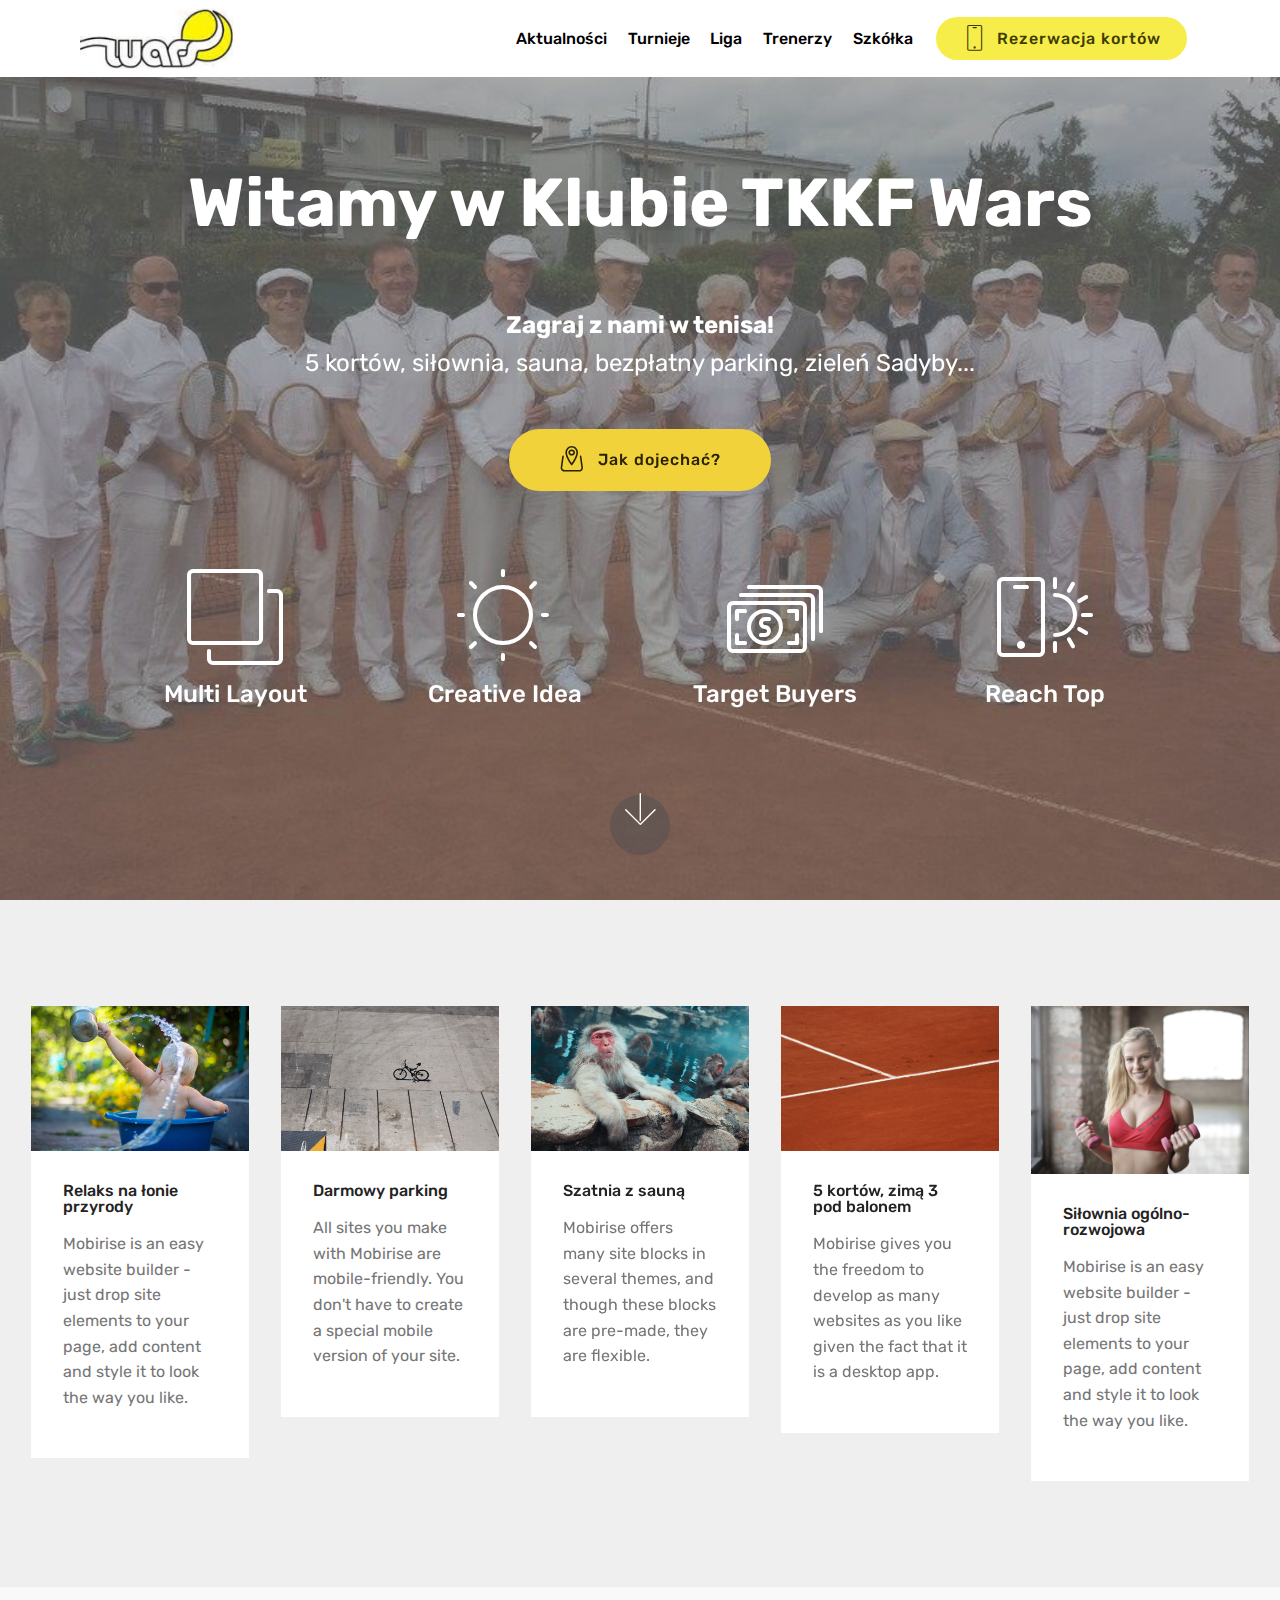
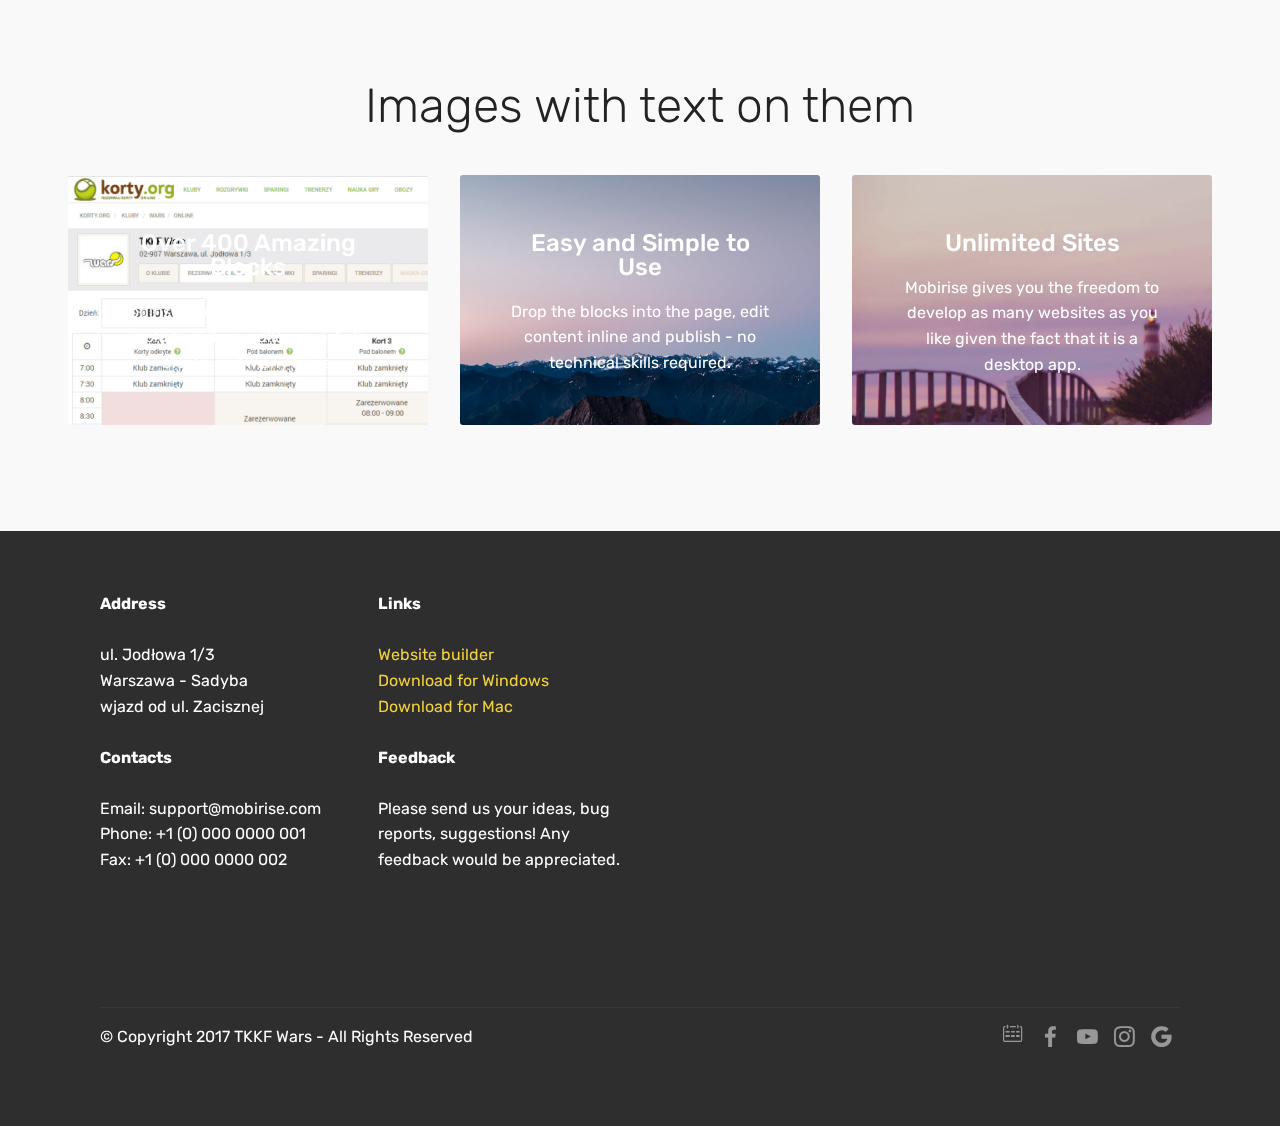
<file: index.html>
<!DOCTYPE html>
<html >
<head>
  <!-- Site made with Mobirise Website Builder v4.6.6, https://mobirise.com -->
  <meta charset="UTF-8">
  <meta http-equiv="X-UA-Compatible" content="IE=edge">
  <meta name="generator" content="Mobirise v4.6.6, mobirise.com">
  <meta name="viewport" content="width=device-width, initial-scale=1, minimum-scale=1">
  <link rel="shortcut icon" href="assets/images/wars-logo-184x184.jpg" type="image/x-icon">
  <meta name="description" content="">
  <title>Wars</title>
  <link rel="stylesheet" href="assets/web/assets/mobirise-icons-bold/mobirise-icons-bold.css">
  <link rel="stylesheet" href="assets/web/assets/mobirise-icons/mobirise-icons.css">
  <link rel="stylesheet" href="assets/tether/tether.min.css">
  <link rel="stylesheet" href="assets/soundcloud-plugin/style.css">
  <link rel="stylesheet" href="assets/bootstrap/css/bootstrap.min.css">
  <link rel="stylesheet" href="assets/bootstrap/css/bootstrap-grid.min.css">
  <link rel="stylesheet" href="assets/bootstrap/css/bootstrap-reboot.min.css">
  <link rel="stylesheet" href="assets/dropdown/css/style.css">
  <link rel="stylesheet" href="assets/socicon/css/styles.css">
  <link rel="stylesheet" href="assets/theme/css/style.css">
  <link rel="stylesheet" href="assets/mobirise/css/mbr-additional.css" type="text/css">
  
  
  
</head>
<body>
  <section class="menu cid-qMv8yBn3TI" once="menu" id="menu2-0">

    

    <nav class="navbar navbar-expand beta-menu navbar-dropdown align-items-center navbar-fixed-top navbar-toggleable-sm">
        <button class="navbar-toggler navbar-toggler-right" type="button" data-toggle="collapse" data-target="#navbarSupportedContent" aria-controls="navbarSupportedContent" aria-expanded="false" aria-label="Toggle navigation">
            <div class="hamburger">
                <span></span>
                <span></span>
                <span></span>
                <span></span>
            </div>
        </button>
        <div class="menu-logo">
            <div class="navbar-brand">
                <span class="navbar-logo">
                    <a href="#top">
                        <img src="assets/images/wars-logo-184x184.jpg" alt="Wars" title="Klub tenisowy TKKF Wars" style="height: 3.8rem;">
                    </a>
                </span>
                
            </div>
        </div>
        <div class="collapse navbar-collapse" id="navbarSupportedContent">
            <ul class="navbar-nav nav-dropdown" data-app-modern-menu="true"><li class="nav-item">
                    <a class="nav-link link text-black display-4" href="https://drive.google.com/file/d/1qH7sr6epNGL5Tv0EEj-vuOShgHLvaQfN/view?usp=sharing" target="_blank">Aktualności</a>
                </li>
                <li class="nav-item">
                    <a class="nav-link link text-black display-4" href="https://mobirise.com">Turnieje</a>
                </li><li class="nav-item"><a class="nav-link link text-black display-4" href="https://mobirise.com">Liga</a></li><li class="nav-item"><a class="nav-link link text-black display-4" href="https://mobirise.com">Trenerzy</a></li><li class="nav-item"><a class="nav-link link text-black display-4" href="https://mobirise.com">Szkółka</a></li></ul>
            <div class="navbar-buttons mbr-section-btn"><a class="btn btn-sm btn-success display-4" href="https://korty.org/klub/tkkf-wars/dedykowane" target="_blank">
                    <span class="btn-icon mbri-mobile mbr-iconfont mbr-iconfont-btn">
                    </span>
                    Rezerwacja kortów</a></div>
        </div>
    </nav>
</section>

<section class="engine"><a href="https://mobirise.ws/i">build free website</a></section><section class="header12 cid-qNeG8S98H4 mbr-fullscreen mbr-parallax-background" id="header12-11">

    

    <div class="mbr-overlay" style="opacity: 0.6; background-color: rgb(118, 118, 118);">
    </div>

    <div class="container  ">
            <div class="media-container">
                <div class="col-md-12 align-center">
                    <h1 class="mbr-section-title pb-3 mbr-white mbr-bold mbr-fonts-style display-1">
                        Witamy w Klubie TKKF Wars</h1>
                    <p class="mbr-text pb-3 mbr-white mbr-fonts-style display-5"><strong><br></strong><strong>Zagraj z nami w tenisa!</strong><br>5 kortów, siłownia, sauna, bezpłatny parking, zieleń Sadyby...
                    </p>
                    <div class="mbr-section-btn align-center py-2"><a class="btn btn-md btn-primary display-4" href="index.html#footer2-f"><span class="mbrib-map-pin mbr-iconfont mbr-iconfont-btn"></span>Jak dojechać?</a></div>

                    <div class="icons-media-container mbr-white">
                        <div class="card col-12 col-md-6 col-lg-3">
                            <div class="icon-block">
                            <a href="https://mobirise.com/">
                                <span class="mbri-layers mbr-iconfont"></span>
                            </a>
                            </div>
                            <h5 class="mbr-fonts-style display-5">
                                Multi Layout
                            </h5>
                        </div>

                        <div class="card col-12 col-md-6 col-lg-3">
                            <div class="icon-block">
                                <a href="https://mobirise.com/">
                                    <span class="mbri-sun mbr-iconfont"></span>
                                </a>
                            </div>
                            <h5 class="mbr-fonts-style display-5">
                                Creative Idea
                            </h5>
                        </div>

                        <div class="card col-12 col-md-6 col-lg-3">
                            <div class="icon-block">
                                <a href="https://mobirise.com/">
                                    <span class="mbri-cash mbr-iconfont"></span>
                                </a>
                            </div>
                            <h5 class="mbr-fonts-style display-5">
                                Target Buyers
                            </h5>
                        </div>

                        <div class="card col-12 col-md-6 col-lg-3">
                            <div class="icon-block">
                                <a href="https://mobirise.com/">
                                    <span class="mbri-mobirise mbr-iconfont"></span>
                                </a>
                            </div>
                            <h5 class="mbr-fonts-style display-5">
                                Reach Top
                            </h5>
                        </div>
                    </div>
                </div>
            </div>
    </div>

    <div class="mbr-arrow hidden-sm-down" aria-hidden="true">
        <a href="#next">
            <i class="mbri-down mbr-iconfont"></i>
        </a>
    </div>
</section>

<section class="features17 cid-qMSf0mHHFk" id="features17-h">
    
    

    
    <div class="container-fluid">
        <div class="media-container-row">
            <div class="card p-3 col-12 col-md-6 my-col">
                <div class="card-wrapper">
                    <div class="card-img">
                        <img src="assets/images/mbr-434x289.jpg" alt="Mobirise" title="">
                    </div>
                    <div class="card-box">
                        <h4 class="card-title pb-3 mbr-fonts-style display-7">
                            Relaks na łonie przyrody</h4>
                        <p class="mbr-text mbr-fonts-style display-7">
                            Mobirise is an easy website builder - just drop site elements to your page, add content and style it to look the way you like.
                        </p>
                    </div>
                </div>
            </div>

            <div class="card p-3 col-12 col-md-6 my-col">
                <div class="card-wrapper">
                    <div class="card-img">
                        <img src="assets/images/mbr-1-434x289.jpg" alt="Mobirise" title="">
                    </div>
                    <div class="card-box">
                        <h4 class="card-title pb-3 mbr-fonts-style display-7">
                            Darmowy parking</h4>
                        <p class="mbr-text mbr-fonts-style display-7">
                            All sites you make with Mobirise are mobile-friendly. You don't have to create a special mobile version of your site.
                        </p>
                    </div>
                </div>
            </div>

            <div class="card p-3 col-12 col-md-6 my-col">
                <div class="card-wrapper">
                    <div class="card-img">
                        <img src="assets/images/mbr-2-434x289.jpg" alt="Mobirise" title="">
                    </div>
                    <div class="card-box">
                        <h4 class="card-title pb-3 mbr-fonts-style display-7">Szatnia z sauną</h4>
                        <p class="mbr-text mbr-fonts-style display-7">
                            Mobirise offers many site blocks in several themes, and though these blocks are pre-made, they are flexible.
                        </p>
                    </div>
                </div>
            </div>

            <div class="card p-3 col-12 col-md-6 my-col">
                <div class="card-wrapper">
                    <div class="card-img">
                        <img src="assets/images/mbr-532x355.jpg" alt="Mobirise" title="">
                    </div>
                    <div class="card-box">
                        <h4 class="card-title pb-3 mbr-fonts-style display-7">
                            5 kortów, zimą 3 pod balonem</h4>
                        <p class="mbr-text mbr-fonts-style display-7">
                           Mobirise gives you the freedom to develop as many websites as you like given the fact that it is a desktop app.
                        </p>
                    </div>
                </div>
            </div>
            <div class="card p-3 col-12 col-md-6 my-col">
                <div class="card-wrapper">
                    <div class="card-img">
                        <img src="assets/images/mbr-532x410.jpg" alt="Mobirise" title="">
                    </div>
                    <div class="card-box">
                        <h4 class="card-title pb-3 mbr-fonts-style display-7">
                            Siłownia ogólno-rozwojowa</h4>
                        <p class="mbr-text mbr-fonts-style display-7">
                            Mobirise is an easy website builder - just drop site elements to your page, add content and style it to look the way you like.
                        </p>
                    </div>
                </div>
            </div>
            
        </div>
    </div>
</section>

<section class="features13 cid-qMSpTpMNl8" id="features13-o">

    

    
    <div class="container">
        <h2 class="mbr-section-title pb-3 mbr-fonts-style display-2">
            Images with text on them
        </h2>

        <div class="media-container-row container">
            <div class="card col-12 col-md-6 p-5 m-3 align-center col-lg-4">
                <div class="card-img">
                    <a href="https://korty.org/klub/tkkf-wars/dedykowane"><img src="assets/images/kortyorgrezerwacje-720x455.png" alt="Mobirise" title=""></a>
                </div>
                <h4 class="card-title py-2 mbr-fonts-style display-5">
                    Over 400 Amazing Blocks
                </h4>
                <p class="mbr-text mbr-fonts-style display-7">
                    Mobirise offers several themes that include sliders, galleries, article blocks and many more.
                </p>
            </div>
            <div class="card col-12 col-md-6 p-5 m-3 align-center col-lg-4">
                <div class="card-img">
                    <img src="assets/images/jumbotron2.jpg" alt="Mobirise">
                </div>
                <h4 class="card-title py-2 mbr-fonts-style display-5">
                    Easy and Simple to Use
                </h4>
                <p class="mbr-text mbr-fonts-style display-7">
                    Drop the blocks into the page, edit content inline and publish - no technical skills required.
                </p>
            </div>
            <div class="card col-12 col-md-6 p-5 m-3 align-center col-lg-4">
                <div class="card-img">
                    <img src="assets/images/background5.jpg" alt="Mobirise">
                </div>
                <h4 class="card-title py-2 mbr-fonts-style display-5">
                    Unlimited Sites
                </h4>
                <p class="mbr-text mbr-fonts-style display-7">
                    Mobirise gives you the freedom to develop as many websites as you like given the fact that it is a desktop app.
                </p>
            </div>    
        </div>
</div></section>

<section class="cid-qMGi7lmgfR" id="footer2-f">

    

    

    <div class="container">
        <div class="media-container-row content mbr-white">
            <div class="col-12 col-md-3 mbr-fonts-style display-7">
                <p class="mbr-text">
                    <strong>Address</strong>
                    <br>
                    <br>ul. Jodłowa 1/3<br>Warszawa - Sadyba<br>wjazd od ul. Zacisznej<br>
                    <br><strong>Contacts</strong>
                    <br>
                    <br>Email: support@mobirise.com
                    <br>Phone: +1 (0) 000 0000 001
                    <br>Fax: +1 (0) 000 0000 002
                </p>
            </div>
            <div class="col-12 col-md-3 mbr-fonts-style display-7">
                <p class="mbr-text">
                    <strong>Links</strong>
                    <br>
                    <br><a class="text-primary" href="https://mobirise.com/">Website builder</a>
                    <br><a class="text-primary" href="https://mobirise.com/mobirise-free-win.zip">Download for Windows</a>
                    <br><a class="text-primary" href="https: //mobirise.com/mobirise-free-mac.zip">Download for Mac</a>
                    <br>
                    <br><strong>Feedback</strong>
                    <br>
                    <br>Please send us your ideas, bug reports, suggestions! Any feedback would be appreciated.
                </p>
            </div>
            <div class="col-12 col-md-6">
                <div class="google-map"><iframe frameborder="0" style="border:0" src="https://www.google.com/maps/embed/v1/place?key=AIzaSyA0Dx_boXQiwvdz8sJHoYeZNVTdoWONYkU&amp;q=place_id:ChIJL8REB1TNHkcRcCRjAa07qq4" allowfullscreen=""></iframe></div>
            </div>
        </div>
        <div class="footer-lower">
            <div class="media-container-row">
                <div class="col-sm-12">
                    <hr>
                </div>
            </div>
            <div class="media-container-row mbr-white">
                <div class="col-sm-6 copyright">
                    <p class="mbr-text mbr-fonts-style display-7">
                        © Copyright 2017 TKKF Wars - All Rights Reserved
                    </p>
                </div>
                <div class="col-md-6">
                    <div class="social-list align-right">
                        <div class="soc-item">
                            <a href="https://korty.org/klub/tkkf-wars/dedykowane" target="_blank">
                                <span class="mbr-iconfont mbr-iconfont-social mbrib-calendar"></span>
                            </a>
                        </div>
                        <div class="soc-item">
                            <a href="https://www.facebook.com/KlubWars/" target="_blank">
                                <span class="mbr-iconfont mbr-iconfont-social socicon-facebook socicon"></span>
                            </a>
                        </div>
                        <div class="soc-item">
                            <a href="https://www.youtube.com/c/mobirise" target="_blank">
                                <span class="socicon-youtube socicon mbr-iconfont mbr-iconfont-social"></span>
                            </a>
                        </div>
                        <div class="soc-item">
                            <a href="https://instagram.com/mobirise" target="_blank">
                                <span class="socicon-instagram socicon mbr-iconfont mbr-iconfont-social"></span>
                            </a>
                        </div>
                        <div class="soc-item">
                            <a href="https://sites.google.com/view/klubwars" target="_blank">
                                <span class="mbr-iconfont mbr-iconfont-social socicon-google socicon"></span>
                            </a>
                        </div>
                        
                    </div>
                </div>
            </div>
        </div>
    </div>
</section>


  <script src="assets/web/assets/jquery/jquery.min.js"></script>
  <script src="assets/popper/popper.min.js"></script>
  <script src="assets/tether/tether.min.js"></script>
  <script src="assets/bootstrap/js/bootstrap.min.js"></script>
  <script src="assets/parallax/jarallax.min.js"></script>
  <script src="assets/dropdown/js/script.min.js"></script>
  <script src="assets/touchswipe/jquery.touch-swipe.min.js"></script>
  <script src="assets/smoothscroll/smooth-scroll.js"></script>
  <script src="assets/theme/js/script.js"></script>
  
  
</body>
</html>
</file>
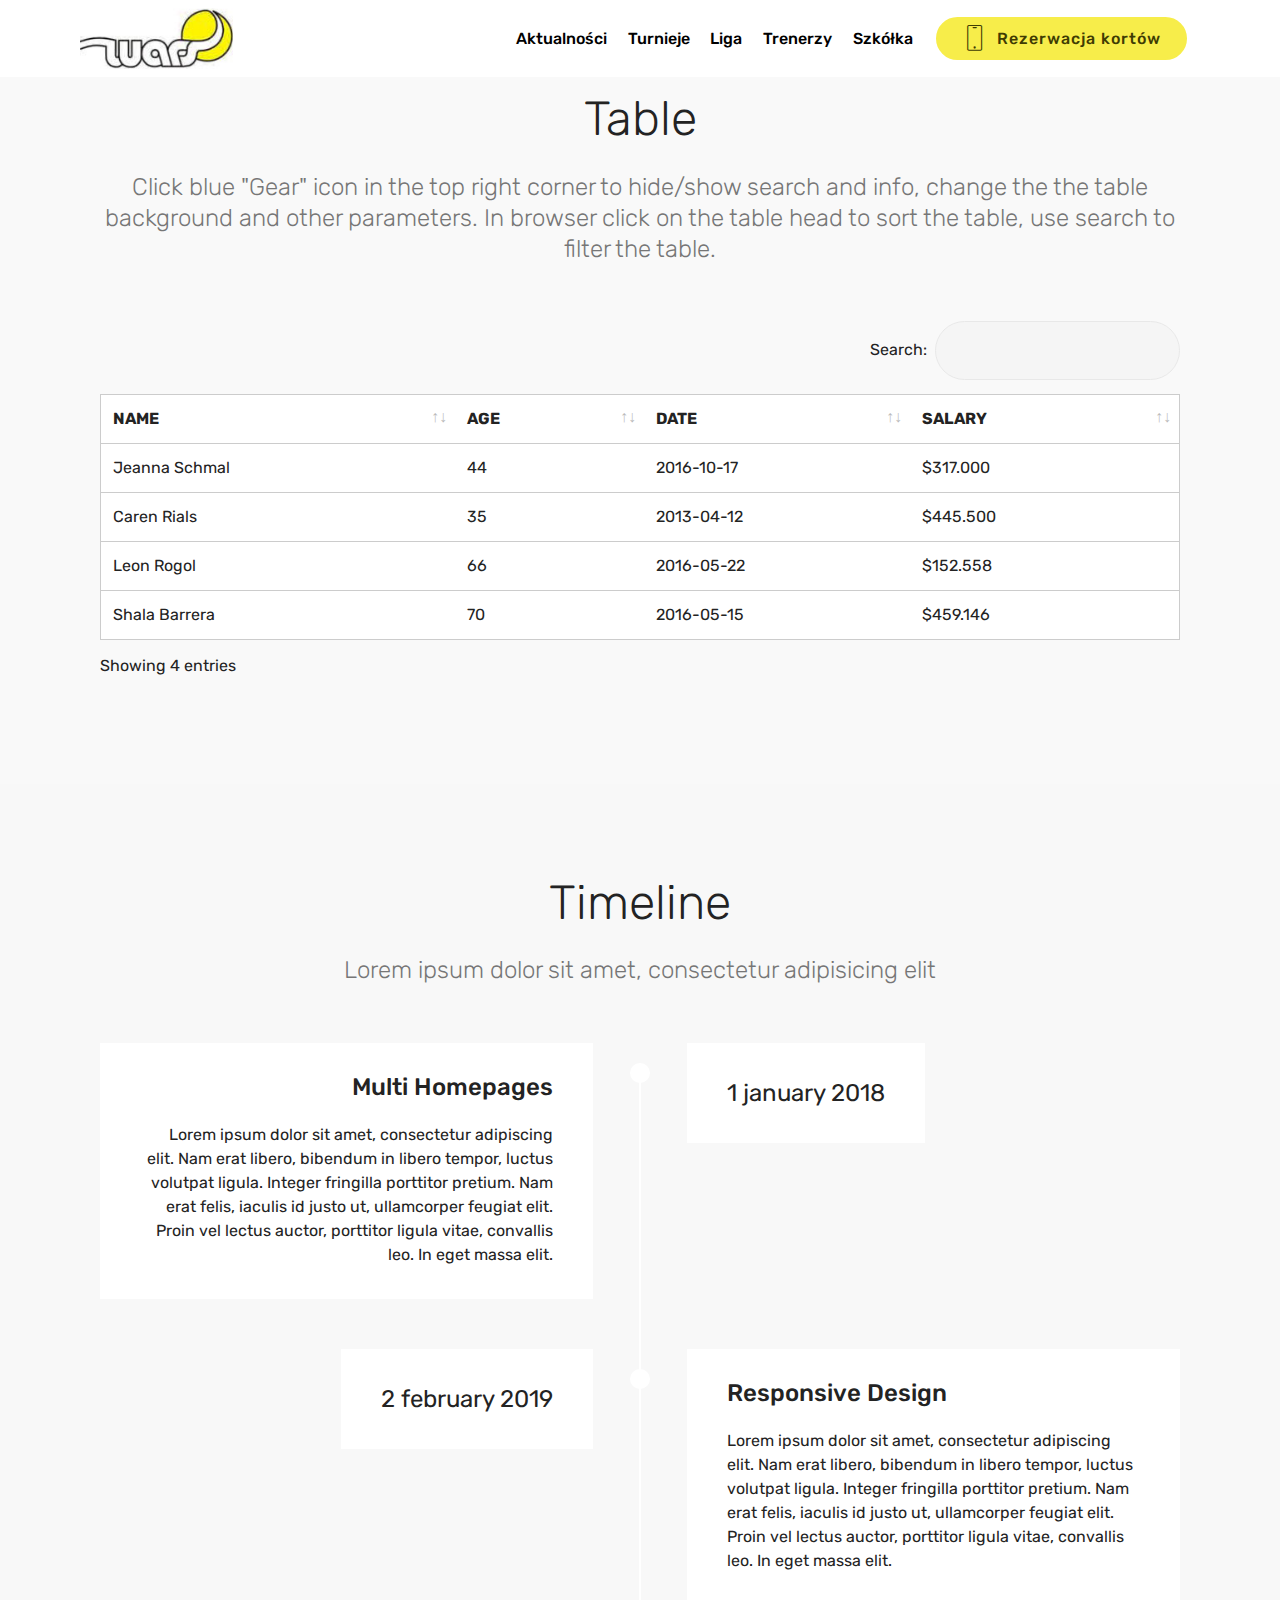
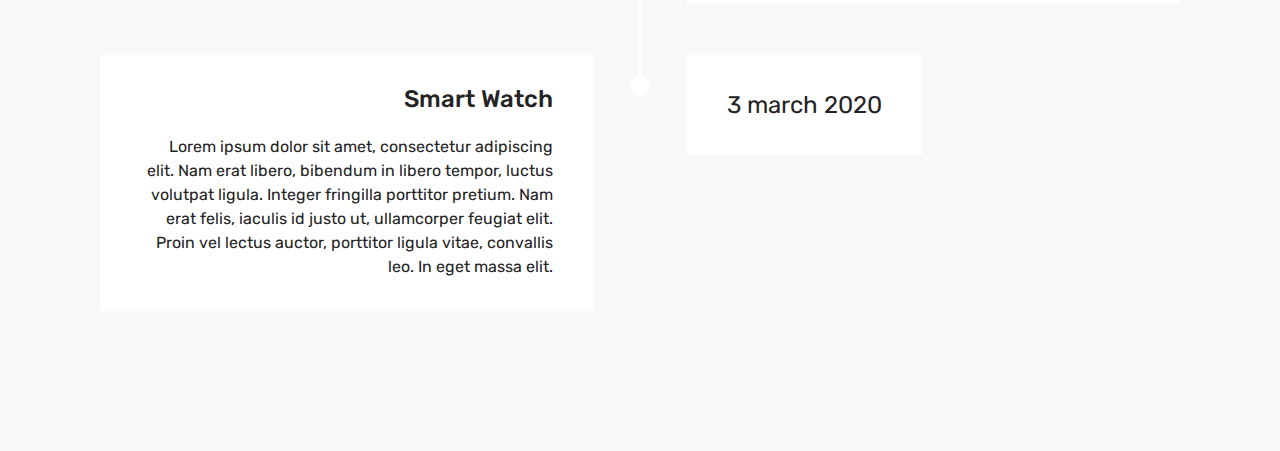
<file: page1.html>
<!DOCTYPE html>
<html >
<head>
  <!-- Site made with Mobirise Website Builder v4.6.6, https://mobirise.com -->
  <meta charset="UTF-8">
  <meta http-equiv="X-UA-Compatible" content="IE=edge">
  <meta name="generator" content="Mobirise v4.6.6, mobirise.com">
  <meta name="viewport" content="width=device-width, initial-scale=1, minimum-scale=1">
  <link rel="shortcut icon" href="assets/images/wars-logo-184x184.jpg" type="image/x-icon">
  <meta name="description" content="Web Builder Description">
  <title>Biuletyn 1</title>
  <link rel="stylesheet" href="assets/web/assets/mobirise-icons/mobirise-icons.css">
  <link rel="stylesheet" href="assets/tether/tether.min.css">
  <link rel="stylesheet" href="assets/bootstrap/css/bootstrap.min.css">
  <link rel="stylesheet" href="assets/bootstrap/css/bootstrap-grid.min.css">
  <link rel="stylesheet" href="assets/bootstrap/css/bootstrap-reboot.min.css">
  <link rel="stylesheet" href="assets/soundcloud-plugin/style.css">
  <link rel="stylesheet" href="assets/dropdown/css/style.css">
  <link rel="stylesheet" href="assets/datatables/data-tables.bootstrap4.min.css">
  <link rel="stylesheet" href="assets/theme/css/style.css">
  <link rel="stylesheet" href="assets/mobirise/css/mbr-additional.css" type="text/css">
  
  
  
</head>
<body>
  <section class="menu cid-qMv8yBn3TI" once="menu" id="menu2-p">

    

    <nav class="navbar navbar-expand beta-menu navbar-dropdown align-items-center navbar-fixed-top navbar-toggleable-sm">
        <button class="navbar-toggler navbar-toggler-right" type="button" data-toggle="collapse" data-target="#navbarSupportedContent" aria-controls="navbarSupportedContent" aria-expanded="false" aria-label="Toggle navigation">
            <div class="hamburger">
                <span></span>
                <span></span>
                <span></span>
                <span></span>
            </div>
        </button>
        <div class="menu-logo">
            <div class="navbar-brand">
                <span class="navbar-logo">
                    <a href="#top">
                        <img src="assets/images/wars-logo-184x184.jpg" alt="Wars" title="Klub tenisowy TKKF Wars" style="height: 3.8rem;">
                    </a>
                </span>
                
            </div>
        </div>
        <div class="collapse navbar-collapse" id="navbarSupportedContent">
            <ul class="navbar-nav nav-dropdown" data-app-modern-menu="true"><li class="nav-item">
                    <a class="nav-link link text-black display-4" href="https://drive.google.com/file/d/1qH7sr6epNGL5Tv0EEj-vuOShgHLvaQfN/view?usp=sharing" target="_blank">Aktualności</a>
                </li>
                <li class="nav-item">
                    <a class="nav-link link text-black display-4" href="https://mobirise.com">Turnieje</a>
                </li><li class="nav-item"><a class="nav-link link text-black display-4" href="https://mobirise.com">Liga</a></li><li class="nav-item"><a class="nav-link link text-black display-4" href="https://mobirise.com">Trenerzy</a></li><li class="nav-item"><a class="nav-link link text-black display-4" href="https://mobirise.com">Szkółka</a></li></ul>
            <div class="navbar-buttons mbr-section-btn"><a class="btn btn-sm btn-success display-4" href="https://korty.org/klub/tkkf-wars/dedykowane" target="_blank">
                    <span class="btn-icon mbri-mobile mbr-iconfont mbr-iconfont-btn">
                    </span>
                    Rezerwacja kortów</a></div>
        </div>
    </nav>
</section>

<section class="engine"><a href="https://mobirise.ws/l">html site builder</a></section><section class="section-table cid-qMStVvBpRq" id="table1-s">

  
  
  <div class="container container-table">
      <h2 class="mbr-section-title mbr-fonts-style align-center pb-3 display-2">
          Table
      </h2>
      <h3 class="mbr-section-subtitle mbr-fonts-style align-center pb-5 mbr-light display-5">
            Click blue "Gear" icon in the top right corner to hide/show search and info, change the the table background and other parameters.  In browser click on the table head to sort the table, use search to filter the table.     
      </h3>
      <div class="table-wrapper">
        <div class="container">
          <div class="row search">
            <div class="col-md-6"></div>
            <div class="col-md-6">
                <div class="dataTables_filter">
                  <label class="searchInfo mbr-fonts-style display-7">Search:</label>
                  <input class="form-control input-sm" disabled="">
                </div>
            </div>
          </div>
        </div>

        <div class="container scroll">
          <table class="table isSearch" cellspacing="0">
            <thead>
              <tr class="table-heads ">
                  
                  
                  
                  
              <th class="head-item mbr-fonts-style display-7">
                      NAME</th><th class="head-item mbr-fonts-style display-7">
                      AGE</th><th class="head-item mbr-fonts-style display-7">
                      DATE</th><th class="head-item mbr-fonts-style display-7">
                      SALARY</th></tr>
            </thead>

            <tbody>
              
              
              
              
            <tr> 
                
                
                
                
              <td class="body-item mbr-fonts-style display-7">Jeanna Schmal</td><td class="body-item mbr-fonts-style display-7">44</td><td class="body-item mbr-fonts-style display-7">2016-10-17</td><td class="body-item mbr-fonts-style display-7">$317.000</td></tr><tr>
                
                
                
                
              <td class="body-item mbr-fonts-style display-7">Caren Rials</td><td class="body-item mbr-fonts-style display-7">35</td><td class="body-item mbr-fonts-style display-7">2013-04-12</td><td class="body-item mbr-fonts-style display-7">$445.500</td></tr><tr>
                
                
                
                
              <td class="body-item mbr-fonts-style display-7">Leon Rogol</td><td class="body-item mbr-fonts-style display-7">66</td><td class="body-item mbr-fonts-style display-7">2016-05-22</td><td class="body-item mbr-fonts-style display-7">$152.558</td></tr><tr>
                
                
                
                
              <td class="body-item mbr-fonts-style display-7">Shala Barrera</td><td class="body-item mbr-fonts-style display-7">70</td><td class="body-item mbr-fonts-style display-7">2016-05-15</td><td class="body-item mbr-fonts-style display-7">$459.146</td></tr></tbody>
          </table>
        </div>
        <div class="container table-info-container">
          <div class="row info">
            <div class="col-md-6">
              <div class="dataTables_info mbr-fonts-style display-7">
                <span class="infoBefore">Showing</span>
                <span class="inactive infoRows"></span>
                <span class="infoAfter">entries</span>
                <span class="infoFilteredBefore">(filtered from</span>
                <span class="inactive infoRows"></span>
                <span class="infoFilteredAfter"> total entries)</span>
              </div>
            </div>
            <div class="col-md-6"></div>
          </div>
        </div>
      </div>
    </div>
</section>

<section class="timeline1 cid-qMSumscNTj" id="timeline1-t">

    

    

    <div class="container align-center">
        <h2 class="mbr-section-title pb-3 mbr-fonts-style display-2">
            Timeline
        </h2>
        <h3 class="mbr-section-subtitle pb-5 mbr-fonts-style display-5">
            Lorem ipsum dolor sit amet, consectetur adipisicing elit
        </h3>

        <div class="container timelines-container" mbri-timelines="">
            <div class="row timeline-element reverse separline">      
                 <div class="timeline-date-panel col-xs-12 col-md-6  align-left">         
                    <div class="time-line-date-content">
                        <p class="mbr-timeline-date mbr-fonts-style display-5">
                            1 january 2018  
                        </p>
                    </div>
                </div>
           <span class="iconBackground"></span>
            <div class="col-xs-12 col-md-6 align-right">
                <div class="timeline-text-content">
                    <h4 class="mbr-timeline-title pb-3 mbr-fonts-style display-5">
                        Multi Homepages
                    </h4>
                    <p class="mbr-timeline-text mbr-fonts-style display-7">
                        Lorem ipsum dolor sit amet, consectetur adipiscing elit. Nam erat libero, bibendum in libero tempor, luctus volutpat ligula. Integer fringilla porttitor pretium. Nam erat felis, iaculis id justo ut, ullamcorper feugiat elit. Proin vel lectus auctor, porttitor ligula vitae, convallis leo. In eget massa elit.
                    </p>
                 </div>
            </div>
            </div>

            <div class="row timeline-element  separline">
                <div class="timeline-date-panel col-xs-12 col-md-6 align-right">
                    <div class="time-line-date-content">
                        <p class="mbr-timeline-date mbr-fonts-style display-5">
                            2 february 2019  
                        </p>
                    </div>
                </div>
                <span class="iconBackground"></span>
                <div class="col-xs-12 col-md-6 align-left ">
                    <div class="timeline-text-content">
                        <h4 class="mbr-timeline-title pb-3 mbr-fonts-style display-5">
                            Responsive Design
                        </h4>
                        <p class="mbr-timeline-text mbr-fonts-style display-7">
                            Lorem ipsum dolor sit amet, consectetur adipiscing elit. Nam erat libero, bibendum in libero tempor, luctus volutpat ligula. Integer fringilla porttitor pretium. Nam erat felis, iaculis id justo ut, ullamcorper feugiat elit. Proin vel lectus auctor, porttitor ligula vitae, convallis leo. In eget massa elit.
                        </p>
                    </div>
                </div>
            </div> 


            <div class="row timeline-element reverse">
                <div class="timeline-date-panel col-xs-12 col-md-6  align-left">
                    <div class="time-line-date-content">
                        <p class="mbr-timeline-date mbr-fonts-style display-5">
                            3 march 2020
                        </p>
                    </div>
                </div>
                <span class="iconBackground"></span>
                <div class="col-xs-12 col-md-6 align-right">
                    <div class="timeline-text-content">
                        <h4 class="mbr-timeline-title pb-3 mbr-fonts-style display-5">
                            Smart Watch
                        </h4>      
                        <p class="mbr-timeline-text mbr-fonts-style display-7">
                            Lorem ipsum dolor sit amet, consectetur adipiscing elit. Nam erat libero, bibendum in libero tempor, luctus volutpat ligula. Integer fringilla porttitor pretium. Nam erat felis, iaculis id justo ut, ullamcorper feugiat elit. Proin vel lectus auctor, porttitor ligula vitae, convallis leo. In eget massa elit.
                        </p>
                    </div>
                </div>
            </div>

            


            


            

            

            

            

            

            

            
        </div>
    </div>
</section>


  <script src="assets/web/assets/jquery/jquery.min.js"></script>
  <script src="assets/popper/popper.min.js"></script>
  <script src="assets/tether/tether.min.js"></script>
  <script src="assets/bootstrap/js/bootstrap.min.js"></script>
  <script src="assets/dropdown/js/script.min.js"></script>
  <script src="assets/touchswipe/jquery.touch-swipe.min.js"></script>
  <script src="assets/datatables/jquery.data-tables.min.js"></script>
  <script src="assets/datatables/data-tables.bootstrap4.min.js"></script>
  <script src="assets/smoothscroll/smooth-scroll.js"></script>
  <script src="assets/theme/js/script.js"></script>
  
  
</body>
</html>
</file>
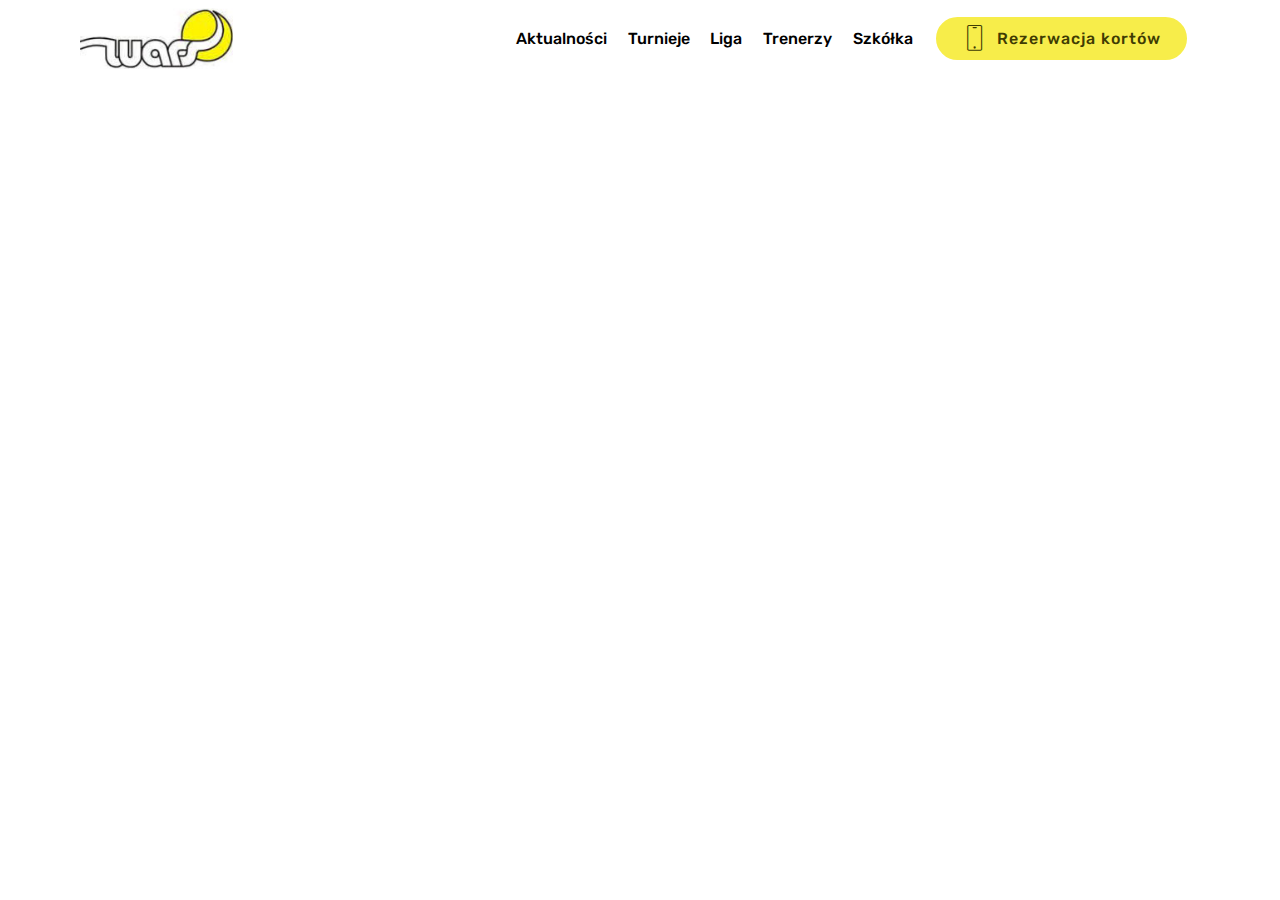
<file: page2.html>
<!DOCTYPE html>
<html >
<head>
  <!-- Site made with Mobirise Website Builder v4.6.6, https://mobirise.com -->
  <meta charset="UTF-8">
  <meta http-equiv="X-UA-Compatible" content="IE=edge">
  <meta name="generator" content="Mobirise v4.6.6, mobirise.com">
  <meta name="viewport" content="width=device-width, initial-scale=1, minimum-scale=1">
  <link rel="shortcut icon" href="assets/images/wars-logo-184x184.jpg" type="image/x-icon">
  <meta name="description" content="Website Builder Description">
  <title>Trenerzy</title>
  <link rel="stylesheet" href="assets/web/assets/mobirise-icons/mobirise-icons.css">
  <link rel="stylesheet" href="assets/tether/tether.min.css">
  <link rel="stylesheet" href="assets/bootstrap/css/bootstrap.min.css">
  <link rel="stylesheet" href="assets/bootstrap/css/bootstrap-grid.min.css">
  <link rel="stylesheet" href="assets/bootstrap/css/bootstrap-reboot.min.css">
  <link rel="stylesheet" href="assets/soundcloud-plugin/style.css">
  <link rel="stylesheet" href="assets/dropdown/css/style.css">
  <link rel="stylesheet" href="assets/theme/css/style.css">
  <link rel="stylesheet" href="assets/mobirise/css/mbr-additional.css" type="text/css">
  
  
  
</head>
<body>
  <section class="menu cid-qMv8yBn3TI" once="menu" id="menu2-u">

    

    <nav class="navbar navbar-expand beta-menu navbar-dropdown align-items-center navbar-fixed-top navbar-toggleable-sm">
        <button class="navbar-toggler navbar-toggler-right" type="button" data-toggle="collapse" data-target="#navbarSupportedContent" aria-controls="navbarSupportedContent" aria-expanded="false" aria-label="Toggle navigation">
            <div class="hamburger">
                <span></span>
                <span></span>
                <span></span>
                <span></span>
            </div>
        </button>
        <div class="menu-logo">
            <div class="navbar-brand">
                <span class="navbar-logo">
                    <a href="#top">
                        <img src="assets/images/wars-logo-184x184.jpg" alt="Wars" title="Klub tenisowy TKKF Wars" style="height: 3.8rem;">
                    </a>
                </span>
                
            </div>
        </div>
        <div class="collapse navbar-collapse" id="navbarSupportedContent">
            <ul class="navbar-nav nav-dropdown" data-app-modern-menu="true"><li class="nav-item">
                    <a class="nav-link link text-black display-4" href="https://drive.google.com/file/d/1qH7sr6epNGL5Tv0EEj-vuOShgHLvaQfN/view?usp=sharing" target="_blank">Aktualności</a>
                </li>
                <li class="nav-item">
                    <a class="nav-link link text-black display-4" href="https://mobirise.com">Turnieje</a>
                </li><li class="nav-item"><a class="nav-link link text-black display-4" href="https://mobirise.com">Liga</a></li><li class="nav-item"><a class="nav-link link text-black display-4" href="https://mobirise.com">Trenerzy</a></li><li class="nav-item"><a class="nav-link link text-black display-4" href="https://mobirise.com">Szkółka</a></li></ul>
            <div class="navbar-buttons mbr-section-btn"><a class="btn btn-sm btn-success display-4" href="https://korty.org/klub/tkkf-wars/dedykowane" target="_blank">
                    <span class="btn-icon mbri-mobile mbr-iconfont mbr-iconfont-btn">
                    </span>
                    Rezerwacja kortów</a></div>
        </div>
    </nav>
</section>


  <section class="engine"><a href="https://mobirise.ws/j">design own website</a></section><script src="assets/web/assets/jquery/jquery.min.js"></script>
  <script src="assets/popper/popper.min.js"></script>
  <script src="assets/tether/tether.min.js"></script>
  <script src="assets/bootstrap/js/bootstrap.min.js"></script>
  <script src="assets/smoothscroll/smooth-scroll.js"></script>
  <script src="assets/dropdown/js/script.min.js"></script>
  <script src="assets/touchswipe/jquery.touch-swipe.min.js"></script>
  <script src="assets/theme/js/script.js"></script>
  
  
</body>
</html>
</file>
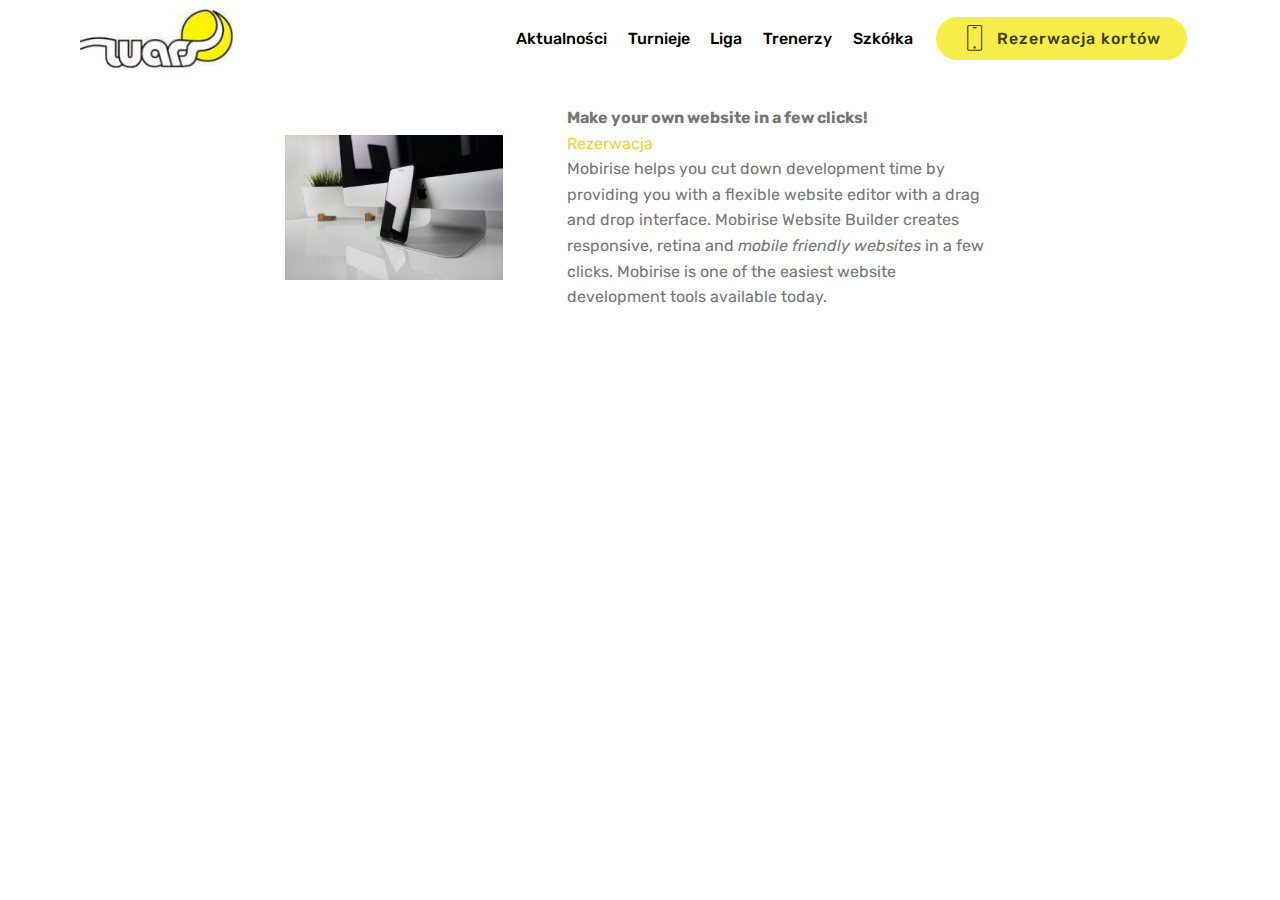
<file: page3.html>
<!DOCTYPE html>
<html >
<head>
  <!-- Site made with Mobirise Website Builder v4.6.6, https://mobirise.com -->
  <meta charset="UTF-8">
  <meta http-equiv="X-UA-Compatible" content="IE=edge">
  <meta name="generator" content="Mobirise v4.6.6, mobirise.com">
  <meta name="viewport" content="width=device-width, initial-scale=1, minimum-scale=1">
  <link rel="shortcut icon" href="assets/images/wars-logo-184x184.jpg" type="image/x-icon">
  <meta name="description" content="Website Maker Description">
  <title>Rezerwacja</title>
  <link rel="stylesheet" href="assets/web/assets/mobirise-icons/mobirise-icons.css">
  <link rel="stylesheet" href="assets/tether/tether.min.css">
  <link rel="stylesheet" href="assets/bootstrap/css/bootstrap.min.css">
  <link rel="stylesheet" href="assets/bootstrap/css/bootstrap-grid.min.css">
  <link rel="stylesheet" href="assets/bootstrap/css/bootstrap-reboot.min.css">
  <link rel="stylesheet" href="assets/soundcloud-plugin/style.css">
  <link rel="stylesheet" href="assets/dropdown/css/style.css">
  <link rel="stylesheet" href="assets/theme/css/style.css">
  <link rel="stylesheet" href="assets/mobirise/css/mbr-additional.css" type="text/css">
  
  
  
</head>
<body>
  <section class="menu cid-qMv8yBn3TI" once="menu" id="menu2-v">

    

    <nav class="navbar navbar-expand beta-menu navbar-dropdown align-items-center navbar-fixed-top navbar-toggleable-sm">
        <button class="navbar-toggler navbar-toggler-right" type="button" data-toggle="collapse" data-target="#navbarSupportedContent" aria-controls="navbarSupportedContent" aria-expanded="false" aria-label="Toggle navigation">
            <div class="hamburger">
                <span></span>
                <span></span>
                <span></span>
                <span></span>
            </div>
        </button>
        <div class="menu-logo">
            <div class="navbar-brand">
                <span class="navbar-logo">
                    <a href="#top">
                        <img src="assets/images/wars-logo-184x184.jpg" alt="Wars" title="Klub tenisowy TKKF Wars" style="height: 3.8rem;">
                    </a>
                </span>
                
            </div>
        </div>
        <div class="collapse navbar-collapse" id="navbarSupportedContent">
            <ul class="navbar-nav nav-dropdown" data-app-modern-menu="true"><li class="nav-item">
                    <a class="nav-link link text-black display-4" href="https://drive.google.com/file/d/1qH7sr6epNGL5Tv0EEj-vuOShgHLvaQfN/view?usp=sharing" target="_blank">Aktualności</a>
                </li>
                <li class="nav-item">
                    <a class="nav-link link text-black display-4" href="https://mobirise.com">Turnieje</a>
                </li><li class="nav-item"><a class="nav-link link text-black display-4" href="https://mobirise.com">Liga</a></li><li class="nav-item"><a class="nav-link link text-black display-4" href="https://mobirise.com">Trenerzy</a></li><li class="nav-item"><a class="nav-link link text-black display-4" href="https://mobirise.com">Szkółka</a></li></ul>
            <div class="navbar-buttons mbr-section-btn"><a class="btn btn-sm btn-success display-4" href="https://korty.org/klub/tkkf-wars/dedykowane" target="_blank">
                    <span class="btn-icon mbri-mobile mbr-iconfont mbr-iconfont-btn">
                    </span>
                    Rezerwacja kortów</a></div>
        </div>
    </nav>
</section>

<section class="engine"><a href="https://mobirise.ws/a">best website builder</a></section><section class="mbr-section content6 cid-qMZ3bDUBcu" id="content6-z">
    
     
    
    <div class="container">
        <div class="media-container-row">
            <div class="col-12 col-md-8">
                <div class="media-container-row">
                    <div class="mbr-figure" style="width: 60%;">
                      <img src="assets/images/01.jpg" alt="Mobirise">  
                    </div>
                    <div class="media-content">
                        <div class="mbr-section-text">
                            <p class="mbr-text mb-0 mbr-fonts-style display-7">
                               <strong>Make your own website in a few clicks!</strong> <br><a href="https://korty.org/klub/tkkf-wars/dedykowane">Rezerwacja</a><br>Mobirise helps you cut down development time by providing you with a flexible website editor with a drag and drop interface. Mobirise Website Builder creates responsive, retina and <em>mobile friendly websites</em> in a few clicks. Mobirise is one of the easiest website development tools available today.
                            </p>
                        </div>
                    </div>
                </div>
            </div>
        </div>
    </div>
</section>


  <script src="assets/web/assets/jquery/jquery.min.js"></script>
  <script src="assets/popper/popper.min.js"></script>
  <script src="assets/tether/tether.min.js"></script>
  <script src="assets/bootstrap/js/bootstrap.min.js"></script>
  <script src="assets/smoothscroll/smooth-scroll.js"></script>
  <script src="assets/dropdown/js/script.min.js"></script>
  <script src="assets/touchswipe/jquery.touch-swipe.min.js"></script>
  <script src="assets/theme/js/script.js"></script>
  
  
</body>
</html>
</file>
<file: assets/web/assets/mobirise-icons-bold/mobirise-icons-bold.css>
@font-face {
  font-family: 'mobirise-icons-bold';
  src:  url('mobirise-icons-bold.eot?m1l4yr');
  src:  url('mobirise-icons-bold.eot?m1l4yr#iefix') format('embedded-opentype'),
    url('mobirise-icons-bold.ttf?m1l4yr') format('truetype'),
    url('mobirise-icons-bold.woff?m1l4yr') format('woff'),
    url('mobirise-icons-bold.svg?m1l4yr#mobirise-icons-bold') format('svg');
  font-weight: normal;
  font-style: normal;
}

[class^="mbrib-"], [class*="mbrib-"] {
  /* use !important to prevent issues with browser extensions that change fonts */
  font-family: 'mobirise-icons-bold' !important;
  speak: none;
  font-style: normal;
  font-weight: normal;
  font-variant: normal;
  text-transform: none;
  line-height: 1;

  /* Better Font Rendering =========== */
  -webkit-font-smoothing: antialiased;
  -moz-osx-font-smoothing: grayscale;
}

.mbrib-add-submenu:before {
  content: "\e900";
}
.mbrib-alert:before {
  content: "\e901";
}
.mbrib-align-center:before {
  content: "\e902";
}
.mbrib-align-justify:before {
  content: "\e903";
}
.mbrib-align-left:before {
  content: "\e904";
}
.mbrib-align-right:before {
  content: "\e905";
}
.mbrib-android:before {
  content: "\e906";
}
.mbrib-apple:before {
  content: "\e907";
}
.mbrib-arrow-down:before {
  content: "\e908";
}
.mbrib-arrow-next:before {
  content: "\e909";
}
.mbrib-arrow-prev:before {
  content: "\e90a";
}
.mbrib-arrow-up:before {
  content: "\e90b";
}
.mbrib-bold:before {
  content: "\e90c";
}
.mbrib-bookmark:before {
  content: "\e90d";
}
.mbrib-bootstrap:before {
  content: "\e90e";
}
.mbrib-briefcase:before {
  content: "\e90f";
}
.mbrib-browse:before {
  content: "\e910";
}
.mbrib-bulleted-list:before {
  content: "\e911";
}
.mbrib-calendar:before {
  content: "\e912";
}
.mbrib-camera:before {
  content: "\e913";
}
.mbrib-cart-add:before {
  content: "\e914";
}
.mbrib-cart-full:before {
  content: "\e915";
}
.mbrib-cash:before {
  content: "\e916";
}
.mbrib-change-style:before {
  content: "\e917";
}
.mbrib-chat:before {
  content: "\e918";
}
.mbrib-clock:before {
  content: "\e919";
}
.mbrib-close:before {
  content: "\e91a";
}
.mbrib-cloud:before {
  content: "\e91b";
}
.mbrib-code:before {
  content: "\e91c";
}
.mbrib-contact-form:before {
  content: "\e91d";
}
.mbrib-credit-card:before {
  content: "\e91e";
}
.mbrib-cursor-click:before {
  content: "\e91f";
}
.mbrib-cust-feedback:before {
  content: "\e920";
}
.mbrib-database:before {
  content: "\e921";
}
.mbrib-delivery:before {
  content: "\e922";
}
.mbrib-desktop:before {
  content: "\e923";
}
.mbrib-devices:before {
  content: "\e924";
}
.mbrib-down:before {
  content: "\e925";
}
.mbrib-download:before {
  content: "\e926";
}
.mbrib-drag-n-drop:before {
  content: "\e927";
}
.mbrib-drag-n-drop2:before {
  content: "\e928";
}
.mbrib-edit:before {
  content: "\e929";
}
.mbrib-edit2:before {
  content: "\e92a";
}
.mbrib-error:before {
  content: "\e92b";
}
.mbrib-extension:before {
  content: "\e92c";
}
.mbrib-features:before {
  content: "\e92d";
}
.mbrib-file:before {
  content: "\e92e";
}
.mbrib-flag:before {
  content: "\e92f";
}
.mbrib-folder:before {
  content: "\e930";
}
.mbrib-gift:before {
  content: "\e931";
}
.mbrib-github:before {
  content: "\e932";
}
.mbrib-globe-2:before {
  content: "\e933";
}
.mbrib-globe:before {
  content: "\e934";
}
.mbrib-growing-chart:before {
  content: "\e935";
}
.mbrib-hearth:before {
  content: "\e936";
}
.mbrib-help:before {
  content: "\e937";
}
.mbrib-home:before {
  content: "\e938";
}
.mbrib-hot-cup:before {
  content: "\e939";
}
.mbrib-idea:before {
  content: "\e93a";
}
.mbrib-image-gallery:before {
  content: "\e93b";
}
.mbrib-image-slider:before {
  content: "\e93c";
}
.mbrib-info:before {
  content: "\e93d";
}
.mbrib-italic:before {
  content: "\e93e";
}
.mbrib-key:before {
  content: "\e93f";
}
.mbrib-laptop:before {
  content: "\e940";
}
.mbrib-layers:before {
  content: "\e941";
}
.mbrib-left-right:before {
  content: "\e942";
}
.mbrib-left:before {
  content: "\e943";
}
.mbrib-letter:before {
  content: "\e944";
}
.mbrib-like:before {
  content: "\e945";
}
.mbrib-link:before {
  content: "\e946";
}
.mbrib-lock:before {
  content: "\e947";
}
.mbrib-login:before {
  content: "\e948";
}
.mbrib-logout:before {
  content: "\e949";
}
.mbrib-magic-stick:before {
  content: "\e94a";
}
.mbrib-map-pin:before {
  content: "\e94b";
}
.mbrib-menu:before {
  content: "\e94c";
}
.mbrib-mobile:before {
  content: "\e94d";
}
.mbrib-mobile2:before {
  content: "\e94e";
}
.mbrib-mobirise:before {
  content: "\e94f";
}
.mbrib-more-horizontal:before {
  content: "\e950";
}
.mbrib-more-vertical:before {
  content: "\e951";
}
.mbrib-music:before {
  content: "\e952";
}
.mbrib-new-file:before {
  content: "\e953";
}
.mbrib-numbered-list:before {
  content: "\e954";
}
.mbrib-opened-folder:before {
  content: "\e955";
}
.mbrib-pages:before {
  content: "\e956";
}
.mbrib-paper-plane:before {
  content: "\e957";
}
.mbrib-paperclip:before {
  content: "\e958";
}
.mbrib-photo:before {
  content: "\e959";
}
.mbrib-photos:before {
  content: "\e95a";
}
.mbrib-pin:before {
  content: "\e95b";
}
.mbrib-play:before {
  content: "\e95c";
}
.mbrib-plus:before {
  content: "\e95d";
}
.mbrib-preview:before {
  content: "\e95e";
}
.mbrib-print:before {
  content: "\e95f";
}
.mbrib-protect:before {
  content: "\e960";
}
.mbrib-question:before {
  content: "\e961";
}
.mbrib-quote-left:before {
  content: "\e962";
}
.mbrib-quote-right:before {
  content: "\e963";
}
.mbrib-redo:before {
  content: "\e964";
}
.mbrib-refresh:before {
  content: "\e965";
}
.mbrib-responsive:before {
  content: "\e966";
}
.mbrib-right:before {
  content: "\e967";
}
.mbrib-rocket:before {
  content: "\e968";
}
.mbrib-sad-face:before {
  content: "\e969";
}
.mbrib-sale:before {
  content: "\e96a";
}
.mbrib-save:before {
  content: "\e96b";
}
.mbrib-search:before {
  content: "\e96c";
}
.mbrib-setting:before {
  content: "\e96d";
}
.mbrib-setting2:before {
  content: "\e96e";
}
.mbrib-setting3:before {
  content: "\e96f";
}
.mbrib-share:before {
  content: "\e970";
}
.mbrib-shopping-bag:before {
  content: "\e971";
}
.mbrib-shopping-basket:before {
  content: "\e972";
}
.mbrib-shopping-cart:before {
  content: "\e973";
}
.mbrib-sites:before {
  content: "\e974";
}
.mbrib-smile-face:before {
  content: "\e975";
}
.mbrib-speed:before {
  content: "\e976";
}
.mbrib-star:before {
  content: "\e977";
}
.mbrib-success:before {
  content: "\e978";
}
.mbrib-sun:before {
  content: "\e979";
}
.mbrib-sun2:before {
  content: "\e97a";
}
.mbrib-tablet-vertical:before {
  content: "\e97b";
}
.mbrib-tablet:before {
  content: "\e97c";
}
.mbrib-target:before {
  content: "\e97d";
}
.mbrib-timer:before {
  content: "\e97e";
}
.mbrib-to-ftp:before {
  content: "\e97f";
}
.mbrib-to-local-drive:before {
  content: "\e980";
}
.mbrib-touch-swipe:before {
  content: "\e981";
}
.mbrib-touch:before {
  content: "\e982";
}
.mbrib-trash:before {
  content: "\e983";
}
.mbrib-underline:before {
  content: "\e984";
}
.mbrib-undo:before {
  content: "\e985";
}
.mbrib-unlink:before {
  content: "\e986";
}
.mbrib-unlock:before {
  content: "\e987";
}
.mbrib-up-down:before {
  content: "\e988";
}
.mbrib-up:before {
  content: "\e989";
}
.mbrib-update:before {
  content: "\e98a";
}
.mbrib-upload:before {
  content: "\e98b";
}
.mbrib-user:before {
  content: "\e98c";
}
.mbrib-user2:before {
  content: "\e98d";
}
.mbrib-users:before {
  content: "\e98e";
}
.mbrib-video-play:before {
  content: "\e98f";
}
.mbrib-video:before {
  content: "\e990";
}
.mbrib-watch:before {
  content: "\e991";
}
.mbrib-website-theme:before {
  content: "\e992";
}
.mbrib-wifi:before {
  content: "\e993";
}
.mbrib-windows:before {
  content: "\e994";
}
.mbrib-zoom-out:before {
  content: "\e995";
}
</file>
<file: assets/web/assets/mobirise-icons/mobirise-icons.css>
@font-face {
  font-family: 'MobiriseIcons';
  src:  url('mobirise-icons.eot?spat4u');
  src:  url('mobirise-icons.eot?spat4u#iefix') format('embedded-opentype'),
    url('mobirise-icons.ttf?spat4u') format('truetype'),
    url('mobirise-icons.woff?spat4u') format('woff'),
    url('mobirise-icons.svg?spat4u#MobiriseIcons') format('svg');
  font-weight: normal;
  font-style: normal;
}

[class^="mbri-"], [class*=" mbri-"] {
  /* use !important to prevent issues with browser extensions that change fonts */
  font-family: MobiriseIcons !important;
  speak: none;
  font-style: normal;
  font-weight: normal;
  font-variant: normal;
  text-transform: none;
  line-height: 1;

  /* Better Font Rendering =========== */
  -webkit-font-smoothing: antialiased;
  -moz-osx-font-smoothing: grayscale;
}

.mbri-add-submenu:before {
  content: "\e900";
}
.mbri-alert:before {
  content: "\e901";
}
.mbri-align-center:before {
  content: "\e902";
}
.mbri-align-justify:before {
  content: "\e903";
}
.mbri-align-left:before {
  content: "\e904";
}
.mbri-align-right:before {
  content: "\e905";
}
.mbri-android:before {
  content: "\e906";
}
.mbri-apple:before {
  content: "\e907";
}
.mbri-arrow-down:before {
  content: "\e908";
}
.mbri-arrow-next:before {
  content: "\e909";
}
.mbri-arrow-prev:before {
  content: "\e90a";
}
.mbri-arrow-up:before {
  content: "\e90b";
}
.mbri-bold:before {
  content: "\e90c";
}
.mbri-bookmark:before {
  content: "\e90d";
}
.mbri-bootstrap:before {
  content: "\e90e";
}
.mbri-briefcase:before {
  content: "\e90f";
}
.mbri-browse:before {
  content: "\e910";
}
.mbri-bulleted-list:before {
  content: "\e911";
}
.mbri-calendar:before {
  content: "\e912";
}
.mbri-camera:before {
  content: "\e913";
}
.mbri-cart-add:before {
  content: "\e914";
}
.mbri-cart-full:before {
  content: "\e915";
}
.mbri-cash:before {
  content: "\e916";
}
.mbri-change-style:before {
  content: "\e917";
}
.mbri-chat:before {
  content: "\e918";
}
.mbri-clock:before {
  content: "\e919";
}
.mbri-close:before {
  content: "\e91a";
}
.mbri-cloud:before {
  content: "\e91b";
}
.mbri-code:before {
  content: "\e91c";
}
.mbri-contact-form:before {
  content: "\e91d";
}
.mbri-credit-card:before {
  content: "\e91e";
}
.mbri-cursor-click:before {
  content: "\e91f";
}
.mbri-cust-feedback:before {
  content: "\e920";
}
.mbri-database:before {
  content: "\e921";
}
.mbri-delivery:before {
  content: "\e922";
}
.mbri-desktop:before {
  content: "\e923";
}
.mbri-devices:before {
  content: "\e924";
}
.mbri-down:before {
  content: "\e925";
}
.mbri-download:before {
  content: "\e989";
}
.mbri-drag-n-drop:before {
  content: "\e927";
}
.mbri-drag-n-drop2:before {
  content: "\e928";
}
.mbri-edit:before {
  content: "\e929";
}
.mbri-edit2:before {
  content: "\e92a";
}
.mbri-error:before {
  content: "\e92b";
}
.mbri-extension:before {
  content: "\e92c";
}
.mbri-features:before {
  content: "\e92d";
}
.mbri-file:before {
  content: "\e92e";
}
.mbri-flag:before {
  content: "\e92f";
}
.mbri-folder:before {
  content: "\e930";
}
.mbri-gift:before {
  content: "\e931";
}
.mbri-github:before {
  content: "\e932";
}
.mbri-globe:before {
  content: "\e933";
}
.mbri-globe-2:before {
  content: "\e934";
}
.mbri-growing-chart:before {
  content: "\e935";
}
.mbri-hearth:before {
  content: "\e936";
}
.mbri-help:before {
  content: "\e937";
}
.mbri-home:before {
  content: "\e938";
}
.mbri-hot-cup:before {
  content: "\e939";
}
.mbri-idea:before {
  content: "\e93a";
}
.mbri-image-gallery:before {
  content: "\e93b";
}
.mbri-image-slider:before {
  content: "\e93c";
}
.mbri-info:before {
  content: "\e93d";
}
.mbri-italic:before {
  content: "\e93e";
}
.mbri-key:before {
  content: "\e93f";
}
.mbri-laptop:before {
  content: "\e940";
}
.mbri-layers:before {
  content: "\e941";
}
.mbri-left-right:before {
  content: "\e942";
}
.mbri-left:before {
  content: "\e943";
}
.mbri-letter:before {
  content: "\e944";
}
.mbri-like:before {
  content: "\e945";
}
.mbri-link:before {
  content: "\e946";
}
.mbri-lock:before {
  content: "\e947";
}
.mbri-login:before {
  content: "\e948";
}
.mbri-logout:before {
  content: "\e949";
}
.mbri-magic-stick:before {
  content: "\e94a";
}
.mbri-map-pin:before {
  content: "\e94b";
}
.mbri-menu:before {
  content: "\e94c";
}
.mbri-mobile:before {
  content: "\e94d";
}
.mbri-mobile2:before {
  content: "\e94e";
}
.mbri-mobirise:before {
  content: "\e94f";
}
.mbri-more-horizontal:before {
  content: "\e950";
}
.mbri-more-vertical:before {
  content: "\e951";
}
.mbri-music:before {
  content: "\e952";
}
.mbri-new-file:before {
  content: "\e953";
}
.mbri-numbered-list:before {
  content: "\e954";
}
.mbri-opened-folder:before {
  content: "\e955";
}
.mbri-pages:before {
  content: "\e956";
}
.mbri-paper-plane:before {
  content: "\e957";
}
.mbri-paperclip:before {
  content: "\e958";
}
.mbri-photo:before {
  content: "\e959";
}
.mbri-photos:before {
  content: "\e95a";
}
.mbri-pin:before {
  content: "\e95b";
}
.mbri-play:before {
  content: "\e95c";
}
.mbri-plus:before {
  content: "\e95d";
}
.mbri-preview:before {
  content: "\e95e";
}
.mbri-print:before {
  content: "\e95f";
}
.mbri-protect:before {
  content: "\e960";
}
.mbri-question:before {
  content: "\e961";
}
.mbri-quote-left:before {
  content: "\e962";
}
.mbri-quote-right:before {
  content: "\e963";
}
.mbri-refresh:before {
  content: "\e964";
}
.mbri-responsive:before {
  content: "\e965";
}
.mbri-right:before {
  content: "\e966";
}
.mbri-rocket:before {
  content: "\e967";
}
.mbri-sad-face:before {
  content: "\e968";
}
.mbri-sale:before {
  content: "\e969";
}
.mbri-save:before {
  content: "\e96a";
}
.mbri-search:before {
  content: "\e96b";
}
.mbri-setting:before {
  content: "\e96c";
}
.mbri-setting2:before {
  content: "\e96d";
}
.mbri-setting3:before {
  content: "\e96e";
}
.mbri-share:before {
  content: "\e96f";
}
.mbri-shopping-bag:before {
  content: "\e970";
}
.mbri-shopping-basket:before {
  content: "\e971";
}
.mbri-shopping-cart:before {
  content: "\e972";
}
.mbri-sites:before {
  content: "\e973";
}
.mbri-smile-face:before {
  content: "\e974";
}
.mbri-speed:before {
  content: "\e975";
}
.mbri-star:before {
  content: "\e976";
}
.mbri-success:before {
  content: "\e977";
}
.mbri-sun:before {
  content: "\e978";
}
.mbri-sun2:before {
  content: "\e979";
}
.mbri-tablet:before {
  content: "\e97a";
}
.mbri-tablet-vertical:before {
  content: "\e97b";
}
.mbri-target:before {
  content: "\e97c";
}
.mbri-timer:before {
  content: "\e97d";
}
.mbri-to-ftp:before {
  content: "\e97e";
}
.mbri-to-local-drive:before {
  content: "\e97f";
}
.mbri-touch-swipe:before {
  content: "\e980";
}
.mbri-touch:before {
  content: "\e981";
}
.mbri-trash:before {
  content: "\e982";
}
.mbri-underline:before {
  content: "\e983";
}
.mbri-unlink:before {
  content: "\e984";
}
.mbri-unlock:before {
  content: "\e985";
}
.mbri-up-down:before {
  content: "\e986";
}
.mbri-up:before {
  content: "\e987";
}
.mbri-update:before {
  content: "\e988";
}
.mbri-upload:before {
 content: "\e926"; 
}
.mbri-user:before {
  content: "\e98a";
}
.mbri-user2:before {
  content: "\e98b";
}
.mbri-users:before {
  content: "\e98c";
}
.mbri-video:before {
  content: "\e98d";
}
.mbri-video-play:before {
  content: "\e98e";
}
.mbri-watch:before {
  content: "\e98f";
}
.mbri-website-theme:before {
  content: "\e990";
}
.mbri-wifi:before {
  content: "\e991";
}
.mbri-windows:before {
  content: "\e992";
}
.mbri-zoom-out:before {
  content: "\e993";
}
.mbri-redo:before {
  content: "\e994";
}
.mbri-undo:before {
  content: "\e995";
}
</file>
<file: assets/soundcloud-plugin/style.css>
.addons-container {
  position: relative;
  margin-left: auto;
  margin-right: auto;
  padding-right: 15px;
  padding-left: 15px; }
  @media (min-width: 576px) {
    .addons-container {
      padding-right: 15px;
      padding-left: 15px; } }
  @media (min-width: 768px) {
    .addons-container {
      padding-right: 15px;
      padding-left: 15px; } }
  @media (min-width: 992px) {
    .addons-container {
      padding-right: 15px;
      padding-left: 15px; } }
  @media (min-width: 1200px) {
    .addons-container {
      padding-right: 15px;
      padding-left: 15px; } }
  @media (min-width: 576px) {
    .addons-container {
      width: 540px;
      max-width: 100%; } }
  @media (min-width: 768px) {
    .addons-container {
      width: 720px;
      max-width: 100%; } }
  @media (min-width: 992px) {
    .addons-container {
      width: 960px;
      max-width: 100%; } }
  @media (min-width: 1200px) {
    .addons-container {
      width: 1140px;
      max-width: 100%; } }

.addons-container-inner{
    position: relative;
    width: 100%;
    min-height: 1px;
    padding-right: 15px;
    padding-left: 15px;
}
@media (min-width: 567px) {
    .addons-container-inner{
        -ms-flex: 0 0 66.666667%;
        flex: 0 0 66.666667%;
        max-width: 66.666667%;
    }
}
.addons-row{
    display: flex;
    justify-content:center;
}
</file>
<file: assets/dropdown/css/style.css>
.navbar-dropdown {
  left: 0;
  padding: 0;
  position: absolute;
  right: 0;
  top: 0;
  transition: all 0.45s ease;
  z-index: 1030;
  background: #282828; }
  .navbar-dropdown .navbar-logo {
    margin-right: 0.8rem;
    transition: margin 0.3s ease-in-out;
    vertical-align: middle; }
    .navbar-dropdown .navbar-logo img {
      height: 3.125rem;
      transition: all 0.3s ease-in-out; }
    .navbar-dropdown .navbar-logo.mbr-iconfont {
      font-size: 3.125rem;
      line-height: 3.125rem; }
  .navbar-dropdown .navbar-caption {
    font-weight: 700;
    white-space: normal;
    vertical-align: -4px;
    line-height: 3.125rem !important; }
    .navbar-dropdown .navbar-caption, .navbar-dropdown .navbar-caption:hover {
      color: inherit;
      text-decoration: none; }
  .navbar-dropdown .mbr-iconfont + .navbar-caption {
    vertical-align: -1px; }
  .navbar-dropdown.navbar-fixed-top {
    position: fixed; }
  .navbar-dropdown .navbar-brand span {
    vertical-align: -4px; }
  .navbar-dropdown.bg-color.transparent {
    background: none; }
  .navbar-dropdown.navbar-short .navbar-brand {
    padding: 0.625rem 0; }
    .navbar-dropdown.navbar-short .navbar-brand span {
      vertical-align: -1px; }
  .navbar-dropdown.navbar-short .navbar-caption {
    line-height: 2.375rem !important;
    vertical-align: -2px; }
  .navbar-dropdown.navbar-short .navbar-logo {
    margin-right: 0.5rem; }
    .navbar-dropdown.navbar-short .navbar-logo img {
      height: 2.375rem; }
    .navbar-dropdown.navbar-short .navbar-logo.mbr-iconfont {
      font-size: 2.375rem;
      line-height: 2.375rem; }
  .navbar-dropdown.navbar-short .mbr-table-cell {
    height: 3.625rem; }
  .navbar-dropdown .navbar-close {
    left: 0.6875rem;
    position: fixed;
    top: 0.75rem;
    z-index: 1000; }
  .navbar-dropdown .hamburger-icon {
    content: "";
    display: inline-block;
    vertical-align: middle;
    width: 16px;
    -webkit-box-shadow: 0 -6px 0 1px #282828,0 0 0 1px #282828,0 6px 0 1px #282828;
    -moz-box-shadow: 0 -6px 0 1px #282828,0 0 0 1px #282828,0 6px 0 1px #282828;
    box-shadow: 0 -6px 0 1px #282828,0 0 0 1px #282828,0 6px 0 1px #282828; }

.dropdown-menu .dropdown-toggle[data-toggle="dropdown-submenu"]::after {
  border-bottom: 0.35em solid transparent;
  border-left: 0.35em solid;
  border-right: 0;
  border-top: 0.35em solid transparent;
  margin-left: 0.3rem; }

.dropdown-menu .dropdown-item:focus {
  outline: 0; }

.nav-dropdown {
  font-size: 0.75rem;
  font-weight: 500;
  height: auto !important; }
  .nav-dropdown .nav-btn {
    padding-left: 1rem; }
  .nav-dropdown .link {
    margin: .667em 1.667em;
    font-weight: 500;
    padding: 0;
    transition: color .2s ease-in-out; }
    .nav-dropdown .link.dropdown-toggle {
      margin-right: 2.583em; }
      .nav-dropdown .link.dropdown-toggle::after {
        margin-left: .25rem;
        border-top: 0.35em solid;
        border-right: 0.35em solid transparent;
        border-left: 0.35em solid transparent;
        border-bottom: 0; }
      .nav-dropdown .link.dropdown-toggle[aria-expanded="true"] {
        margin: 0;
        padding: 0.667em 3.263em  0.667em 1.667em; }
  .nav-dropdown .link::after,
  .nav-dropdown .dropdown-item::after {
    color: inherit; }
  .nav-dropdown .btn {
    font-size: 0.75rem;
    font-weight: 700;
    letter-spacing: 0;
    margin-bottom: 0;
    padding-left: 1.25rem;
    padding-right: 1.25rem; }
  .nav-dropdown .dropdown-menu {
    border-radius: 0;
    border: 0;
    left: 0;
    margin: 0;
    padding-bottom: 1.25rem;
    padding-top: 1.25rem;
    position: relative; }
  .nav-dropdown .dropdown-submenu {
    margin-left: 0.125rem;
    top: 0; }
  .nav-dropdown .dropdown-item {
    font-weight: 500;
    line-height: 2;
    padding: 0.3846em 4.615em 0.3846em 1.5385em;
    position: relative;
    transition: color .2s ease-in-out, background-color .2s ease-in-out; }
    .nav-dropdown .dropdown-item::after {
      margin-top: -0.3077em;
      position: absolute;
      right: 1.1538em;
      top: 50%; }
    .nav-dropdown .dropdown-item:focus, .nav-dropdown .dropdown-item:hover {
      background: none; }

@media (max-width: 767px) {
  .nav-dropdown.navbar-toggleable-sm {
    bottom: 0;
    display: none;
    left: 0;
    overflow-x: hidden;
    position: fixed;
    top: 0;
    transform: translateX(-100%);
    -ms-transform: translateX(-100%);
    -webkit-transform: translateX(-100%);
    width: 18.75rem;
    z-index: 999; } }
.nav-dropdown.navbar-toggleable-xl {
  bottom: 0;
  display: none;
  left: 0;
  overflow-x: hidden;
  position: fixed;
  top: 0;
  transform: translateX(-100%);
  -ms-transform: translateX(-100%);
  -webkit-transform: translateX(-100%);
  width: 18.75rem;
  z-index: 999; }

.nav-dropdown-sm {
  display: block !important;
  overflow-x: hidden;
  overflow: auto;
  padding-top: 3.875rem; }
  .nav-dropdown-sm::after {
    content: "";
    display: block;
    height: 3rem;
    width: 100%; }
  .nav-dropdown-sm.collapse.in ~ .navbar-close {
    display: block !important; }
  .nav-dropdown-sm.collapsing, .nav-dropdown-sm.collapse.in {
    transform: translateX(0);
    -ms-transform: translateX(0);
    -webkit-transform: translateX(0);
    transition: all 0.25s ease-out;
    -webkit-transition: all 0.25s ease-out;
    background: #282828; }
  .nav-dropdown-sm.collapsing[aria-expanded="false"] {
    transform: translateX(-100%);
    -ms-transform: translateX(-100%);
    -webkit-transform: translateX(-100%); }
  .nav-dropdown-sm .nav-item {
    display: block;
    margin-left: 0 !important;
    padding-left: 0; }
  .nav-dropdown-sm .link,
  .nav-dropdown-sm .dropdown-item {
    border-top: 1px dotted rgba(255, 255, 255, 0.1);
    font-size: 0.8125rem;
    line-height: 1.6;
    margin: 0 !important;
    padding: 0.875rem 2.4rem 0.875rem 1.5625rem !important;
    position: relative;
    white-space: normal; }
    .nav-dropdown-sm .link:focus, .nav-dropdown-sm .link:hover,
    .nav-dropdown-sm .dropdown-item:focus,
    .nav-dropdown-sm .dropdown-item:hover {
      background: rgba(0, 0, 0, 0.2) !important;
      color: #c0a375; }
  .nav-dropdown-sm .nav-btn {
    position: relative;
    padding: 1.5625rem 1.5625rem 0 1.5625rem; }
    .nav-dropdown-sm .nav-btn::before {
      border-top: 1px dotted rgba(255, 255, 255, 0.1);
      content: "";
      left: 0;
      position: absolute;
      top: 0;
      width: 100%; }
    .nav-dropdown-sm .nav-btn + .nav-btn {
      padding-top: 0.625rem; }
      .nav-dropdown-sm .nav-btn + .nav-btn::before {
        display: none; }
  .nav-dropdown-sm .btn {
    padding: 0.625rem 0; }
  .nav-dropdown-sm .dropdown-toggle[data-toggle="dropdown-submenu"]::after {
    margin-left: .25rem;
    border-top: 0.35em solid;
    border-right: 0.35em solid transparent;
    border-left: 0.35em solid transparent;
    border-bottom: 0; }
  .nav-dropdown-sm .dropdown-toggle[data-toggle="dropdown-submenu"][aria-expanded="true"]::after {
    border-top: 0;
    border-right: 0.35em solid transparent;
    border-left: 0.35em solid transparent;
    border-bottom: 0.35em solid; }
  .nav-dropdown-sm .dropdown-menu {
    margin: 0;
    padding: 0;
    position: relative;
    top: 0;
    left: 0;
    width: 100%;
    border: 0;
    float: none;
    border-radius: 0;
    background: none; }
  .nav-dropdown-sm .dropdown-submenu {
    left: 100%;
    margin-left: 0.125rem;
    margin-top: -1.25rem;
    top: 0; }

.navbar-toggleable-sm .nav-dropdown .dropdown-menu {
  position: absolute; }

.navbar-toggleable-sm .nav-dropdown .dropdown-submenu {
  left: 100%;
  margin-left: 0.125rem;
  margin-top: -1.25rem;
  top: 0; }

.navbar-toggleable-sm.opened .nav-dropdown .dropdown-menu {
  position: relative; }

.navbar-toggleable-sm.opened .nav-dropdown .dropdown-submenu {
  left: 0;
  margin-left: 00rem;
  margin-top: 0rem;
  top: 0; }

.is-builder .nav-dropdown.collapsing {
  transition: none !important; }

/*# sourceMappingURL=style.css.map */
</file>
<file: assets/socicon/css/styles.css>
@charset "UTF-8";

@font-face {
  font-family: "socicon";
  src:url("../fonts/socicon.eot");
  src:url("../fonts/socicon.eot?#iefix") format("embedded-opentype"),
    url("../fonts/socicon.woff") format("woff"),
    url("../fonts/socicon.ttf") format("truetype"),
    url("../fonts/socicon.svg#socicon") format("svg");
  font-weight: normal;
  font-style: normal;

}

[data-icon]:before {
  font-family: "socicon" !important;
  content: attr(data-icon);
  font-style: normal !important;
  font-weight: normal !important;
  font-variant: normal !important;
  text-transform: none !important;
  speak: none;
  line-height: 1;
  -webkit-font-smoothing: antialiased;
  -moz-osx-font-smoothing: grayscale;
}

[class^="socicon-"]:before,
[class*=" socicon-"]:before {
  font-family: "socicon" !important;
  font-style: normal !important;
  font-weight: normal !important;
  font-variant: normal !important;
  text-transform: none !important;
  speak: none;
  line-height: 1;
  -webkit-font-smoothing: antialiased;
  -moz-osx-font-smoothing: grayscale;
}

.socicon-modelmayhem:before {
  content: "\e000";
}
.socicon-mixcloud:before {
  content: "\e001";
}
.socicon-drupal:before {
  content: "\e002";
}
.socicon-swarm:before {
  content: "\e003";
}
.socicon-istock:before {
  content: "\e004";
}
.socicon-yammer:before {
  content: "\e005";
}
.socicon-ello:before {
  content: "\e006";
}
.socicon-stackoverflow:before {
  content: "\e007";
}
.socicon-persona:before {
  content: "\e008";
}
.socicon-triplej:before {
  content: "\e009";
}
.socicon-houzz:before {
  content: "\e00a";
}
.socicon-rss:before {
  content: "\e00b";
}
.socicon-paypal:before {
  content: "\e00c";
}
.socicon-odnoklassniki:before {
  content: "\e00d";
}
.socicon-airbnb:before {
  content: "\e00e";
}
.socicon-periscope:before {
  content: "\e00f";
}
.socicon-outlook:before {
  content: "\e010";
}
.socicon-coderwall:before {
  content: "\e011";
}
.socicon-tripadvisor:before {
  content: "\e012";
}
.socicon-appnet:before {
  content: "\e013";
}
.socicon-goodreads:before {
  content: "\e014";
}
.socicon-tripit:before {
  content: "\e015";
}
.socicon-lanyrd:before {
  content: "\e016";
}
.socicon-slideshare:before {
  content: "\e017";
}
.socicon-buffer:before {
  content: "\e018";
}
.socicon-disqus:before {
  content: "\e019";
}
.socicon-vkontakte:before {
  content: "\e01a";
}
.socicon-whatsapp:before {
  content: "\e01b";
}
.socicon-patreon:before {
  content: "\e01c";
}
.socicon-storehouse:before {
  content: "\e01d";
}
.socicon-pocket:before {
  content: "\e01e";
}
.socicon-mail:before {
  content: "\e01f";
}
.socicon-blogger:before {
  content: "\e020";
}
.socicon-technorati:before {
  content: "\e021";
}
.socicon-reddit:before {
  content: "\e022";
}
.socicon-dribbble:before {
  content: "\e023";
}
.socicon-stumbleupon:before {
  content: "\e024";
}
.socicon-digg:before {
  content: "\e025";
}
.socicon-envato:before {
  content: "\e026";
}
.socicon-behance:before {
  content: "\e027";
}
.socicon-delicious:before {
  content: "\e028";
}
.socicon-deviantart:before {
  content: "\e029";
}
.socicon-forrst:before {
  content: "\e02a";
}
.socicon-play:before {
  content: "\e02b";
}
.socicon-zerply:before {
  content: "\e02c";
}
.socicon-wikipedia:before {
  content: "\e02d";
}
.socicon-apple:before {
  content: "\e02e";
}
.socicon-flattr:before {
  content: "\e02f";
}
.socicon-github:before {
  content: "\e030";
}
.socicon-renren:before {
  content: "\e031";
}
.socicon-friendfeed:before {
  content: "\e032";
}
.socicon-newsvine:before {
  content: "\e033";
}
.socicon-identica:before {
  content: "\e034";
}
.socicon-bebo:before {
  content: "\e035";
}
.socicon-zynga:before {
  content: "\e036";
}
.socicon-steam:before {
  content: "\e037";
}
.socicon-xbox:before {
  content: "\e038";
}
.socicon-windows:before {
  content: "\e039";
}
.socicon-qq:before {
  content: "\e03a";
}
.socicon-douban:before {
  content: "\e03b";
}
.socicon-meetup:before {
  content: "\e03c";
}
.socicon-playstation:before {
  content: "\e03d";
}
.socicon-android:before {
  content: "\e03e";
}
.socicon-snapchat:before {
  content: "\e03f";
}
.socicon-twitter:before {
  content: "\e040";
}
.socicon-facebook:before {
  content: "\e041";
}
.socicon-googleplus:before {
  content: "\e042";
}
.socicon-pinterest:before {
  content: "\e043";
}
.socicon-foursquare:before {
  content: "\e044";
}
.socicon-yahoo:before {
  content: "\e045";
}
.socicon-skype:before {
  content: "\e046";
}
.socicon-yelp:before {
  content: "\e047";
}
.socicon-feedburner:before {
  content: "\e048";
}
.socicon-linkedin:before {
  content: "\e049";
}
.socicon-viadeo:before {
  content: "\e04a";
}
.socicon-xing:before {
  content: "\e04b";
}
.socicon-myspace:before {
  content: "\e04c";
}
.socicon-soundcloud:before {
  content: "\e04d";
}
.socicon-spotify:before {
  content: "\e04e";
}
.socicon-grooveshark:before {
  content: "\e04f";
}
.socicon-lastfm:before {
  content: "\e050";
}
.socicon-youtube:before {
  content: "\e051";
}
.socicon-vimeo:before {
  content: "\e052";
}
.socicon-dailymotion:before {
  content: "\e053";
}
.socicon-vine:before {
  content: "\e054";
}
.socicon-flickr:before {
  content: "\e055";
}
.socicon-500px:before {
  content: "\e056";
}
.socicon-wordpress:before {
  content: "\e058";
}
.socicon-tumblr:before {
  content: "\e059";
}
.socicon-twitch:before {
  content: "\e05a";
}
.socicon-8tracks:before {
  content: "\e05b";
}
.socicon-amazon:before {
  content: "\e05c";
}
.socicon-icq:before {
  content: "\e05d";
}
.socicon-smugmug:before {
  content: "\e05e";
}
.socicon-ravelry:before {
  content: "\e05f";
}
.socicon-weibo:before {
  content: "\e060";
}
.socicon-baidu:before {
  content: "\e061";
}
.socicon-angellist:before {
  content: "\e062";
}
.socicon-ebay:before {
  content: "\e063";
}
.socicon-imdb:before {
  content: "\e064";
}
.socicon-stayfriends:before {
  content: "\e065";
}
.socicon-residentadvisor:before {
  content: "\e066";
}
.socicon-google:before {
  content: "\e067";
}
.socicon-yandex:before {
  content: "\e068";
}
.socicon-sharethis:before {
  content: "\e069";
}
.socicon-bandcamp:before {
  content: "\e06a";
}
.socicon-itunes:before {
  content: "\e06b";
}
.socicon-deezer:before {
  content: "\e06c";
}
.socicon-telegram:before {
  content: "\e06e";
}
.socicon-openid:before {
  content: "\e06f";
}
.socicon-amplement:before {
  content: "\e070";
}
.socicon-viber:before {
  content: "\e071";
}
.socicon-zomato:before {
  content: "\e072";
}
.socicon-draugiem:before {
  content: "\e074";
}
.socicon-endomodo:before {
  content: "\e075";
}
.socicon-filmweb:before {
  content: "\e076";
}
.socicon-stackexchange:before {
  content: "\e077";
}
.socicon-wykop:before {
  content: "\e078";
}
.socicon-teamspeak:before {
  content: "\e079";
}
.socicon-teamviewer:before {
  content: "\e07a";
}
.socicon-ventrilo:before {
  content: "\e07b";
}
.socicon-younow:before {
  content: "\e07c";
}
.socicon-raidcall:before {
  content: "\e07d";
}
.socicon-mumble:before {
  content: "\e07e";
}
.socicon-medium:before {
  content: "\e06d";
}
.socicon-bebee:before {
  content: "\e07f";
}
.socicon-hitbox:before {
  content: "\e080";
}
.socicon-reverbnation:before {
  content: "\e081";
}
.socicon-formulr:before {
  content: "\e082";
}
.socicon-instagram:before {
  content: "\e057";
}
.socicon-battlenet:before {
  content: "\e083";
}
.socicon-chrome:before {
  content: "\e084";
}
.socicon-discord:before {
  content: "\e086";
}
.socicon-issuu:before {
  content: "\e087";
}
.socicon-macos:before {
  content: "\e088";
}
.socicon-firefox:before {
  content: "\e089";
}
.socicon-opera:before {
  content: "\e08d";
}
.socicon-keybase:before {
  content: "\e090";
}
.socicon-alliance:before {
  content: "\e091";
}
.socicon-livejournal:before {
  content: "\e092";
}
.socicon-googlephotos:before {
  content: "\e093";
}
.socicon-horde:before {
  content: "\e094";
}
.socicon-etsy:before {
  content: "\e095";
}
.socicon-zapier:before {
  content: "\e096";
}
.socicon-google-scholar:before {
  content: "\e097";
}
.socicon-researchgate:before {
  content: "\e098";
}
.socicon-wechat:before {
  content: "\e099";
}
.socicon-strava:before {
  content: "\e09a";
}
.socicon-line:before {
  content: "\e09b";
}
.socicon-lyft:before {
  content: "\e09c";
}
.socicon-uber:before {
  content: "\e09d";
}
.socicon-songkick:before {
  content: "\e09e";
}
.socicon-viewbug:before {
  content: "\e09f";
}
.socicon-googlegroups:before {
  content: "\e0a0";
}
.socicon-quora:before {
  content: "\e073";
}
.socicon-diablo:before {
  content: "\e085";
}
.socicon-blizzard:before {
  content: "\e0a1";
}
.socicon-hearthstone:before {
  content: "\e08b";
}
.socicon-heroes:before {
  content: "\e08a";
}
.socicon-overwatch:before {
  content: "\e08c";
}
.socicon-warcraft:before {
  content: "\e08e";
}
.socicon-starcraft:before {
  content: "\e08f";
}
.socicon-beam:before {
  content: "\e0a2";
}
.socicon-curse:before {
  content: "\e0a3";
}
.socicon-player:before {
  content: "\e0a4";
}
.socicon-streamjar:before {
  content: "\e0a5";
}
.socicon-nintendo:before {
  content: "\e0a6";
}
.socicon-hellocoton:before {
  content: "\e0a7";
}
</file>
<file: assets/theme/css/style.css>
/*!
 * Mobirise v4 theme (https://mobirise.com/)
 * Copyright 2017 Mobirise
 */
section {
  background-color: #eeeeee; }

section,
.container,
.container-fluid {
  position: relative;
  word-wrap: break-word; }

a.mbr-iconfont:hover {
  text-decoration: none; }

.article .lead p, .article .lead ul, .article .lead ol, .article .lead pre, .article .lead blockquote {
  margin-bottom: 0; }

a {
  font-style: normal;
  font-weight: 400;
  cursor: pointer; }
  a, a:hover {
    text-decoration: none; }

figure {
  margin-bottom: 0; }

body {
  color: #232323; }

h1, h2, h3, h4, h5, h6,
.h1, .h2, .h3, .h4, .h5, .h6,
.display-1, .display-2, .display-3, .display-4 {
  line-height: 1;
  word-break: break-word;
  word-wrap: break-word; }

b, strong {
  font-weight: bold; }

blockquote {
  padding: 10px 0 10px 20px;
  position: relative;
  border-left: 2px solid;
  border-color: #ff3366; }

input:-webkit-autofill, input:-webkit-autofill:hover, input:-webkit-autofill:focus, input:-webkit-autofill:active {
  transition-delay: 9999s;
  transition-property: background-color, color; }

textarea[type="hidden"] {
  display: none; }

body {
  position: relative; }

section {
  background-position: 50% 50%;
  background-repeat: no-repeat;
  background-size: cover; }
  section .mbr-background-video,
  section .mbr-background-video-preview {
    position: absolute;
    bottom: 0;
    left: 0;
    right: 0;
    top: 0; }

.hidden {
  visibility: hidden; }

.mbr-z-index20 {
  z-index: 20; }

/*! Base colors */
.mbr-white {
  color: #ffffff; }

.mbr-black {
  color: #000000; }

.mbr-bg-white {
  background-color: #ffffff; }

.mbr-bg-black {
  background-color: #000000; }

/*! Text-aligns */
.align-left {
  text-align: left; }

.align-center {
  text-align: center; }

.align-right {
  text-align: right; }

@media (max-width: 767px) {
  .align-left, .align-center, .align-right, .mbr-section-btn, .mbr-section-title {
    text-align: center; } }
/*! Font-weight  */
.mbr-light {
  font-weight: 300; }

.mbr-regular {
  font-weight: 400; }

.mbr-semibold {
  font-weight: 500; }

.mbr-bold {
  font-weight: 700; }

/*! Media  */
.media-size-item {
  -webkit-flex: 1 1 auto;
  -moz-flex: 1 1 auto;
  -ms-flex: 1 1 auto;
  -o-flex: 1 1 auto;
  flex: 1 1 auto; }

.media-content {
  -webkit-flex-basis: 100%;
  flex-basis: 100%; }

.media-container-row {
  display: -ms-flexbox;
  display: -webkit-flex;
  display: flex;
  -webkit-flex-direction: row;
  -ms-flex-direction: row;
  flex-direction: row;
  -webkit-flex-wrap: wrap;
  -ms-flex-wrap: wrap;
  flex-wrap: wrap;
  -webkit-justify-content: center;
  -ms-flex-pack: center;
  justify-content: center;
  -webkit-align-content: center;
  -ms-flex-line-pack: center;
  align-content: center;
  -webkit-align-items: start;
  -ms-flex-align: start;
  align-items: start; }
  .media-container-row .media-size-item {
    width: 400px; }

.media-container-column {
  display: -ms-flexbox;
  display: -webkit-flex;
  display: flex;
  -webkit-flex-direction: column;
  -ms-flex-direction: column;
  flex-direction: column;
  -webkit-flex-wrap: wrap;
  -ms-flex-wrap: wrap;
  flex-wrap: wrap;
  -webkit-justify-content: center;
  -ms-flex-pack: center;
  justify-content: center;
  -webkit-align-content: center;
  -ms-flex-line-pack: center;
  align-content: center;
  -webkit-align-items: stretch;
  -ms-flex-align: stretch;
  align-items: stretch; }
  .media-container-column > * {
    width: 100%; }

@media (min-width: 992px) {
  .media-container-row {
    -webkit-flex-wrap: nowrap;
    -ms-flex-wrap: nowrap;
    flex-wrap: nowrap; } }
figure {
  overflow: hidden; }

figure[mbr-media-size] {
  transition: width 0.1s; }

.mbr-figure img, .mbr-figure iframe {
  display: block;
  width: 100%; }

.card {
  background-color: transparent;
  border: none; }

.card-img {
  text-align: center;
  flex-shrink: 0; }

.media {
  max-width: 100%;
  margin: 0 auto; }

.mbr-figure {
  -ms-flex-item-align: center;
  -ms-grid-row-align: center;
  -webkit-align-self: center;
  align-self: center; }

.media-container > div {
  max-width: 100%; }

.mbr-figure img, .card-img img {
  width: 100%; }

@media (max-width: 991px) {
  .media-size-item {
    width: auto !important; }

  .media {
    width: auto; }

  .mbr-figure {
    width: 100% !important; } }
/*! Buttons */
.mbr-section-btn {
  margin-left: -.25rem;
  margin-right: -.25rem;
  font-size: 0; }

nav .mbr-section-btn {
  margin-left: 0rem;
  margin-right: 0rem; }

/*! Btn icon margin */
.btn .mbr-iconfont, .btn.btn-sm .mbr-iconfont {
  cursor: pointer;
  margin-right: 0.5rem; }

.btn.btn-md .mbr-iconfont, .btn.btn-md .mbr-iconfont {
  margin-right: 0.8rem; }

.mbr-regular {
  font-weight: 400; }

.mbr-semibold {
  font-weight: 500; }

.mbr-bold {
  font-weight: 700; }

[type="submit"] {
  -webkit-appearance: none; }

/*! Full-screen */
.mbr-fullscreen .mbr-overlay {
  min-height: 100vh; }

.mbr-fullscreen {
  display: flex;
  display: -webkit-flex;
  display: -moz-flex;
  display: -ms-flex;
  display: -o-flex;
  align-items: center;
  -webkit-align-items: center;
  min-height: 100vh;
  padding-top: 3rem;
  padding-bottom: 3rem; }

/*! Map */
.map {
  height: 25rem;
  position: relative; }
  .map iframe {
    width: 100%;
    height: 100%; }

/* Form */
.form-asterisk {
  font-family: initial;
  position: absolute;
  top: -2px;
  font-weight: normal; }

/*! Scroll to top arrow */
.mbr-arrow-up {
  bottom: 25px;
  right: 90px;
  position: fixed;
  text-align: right;
  z-index: 5000;
  color: #ffffff;
  font-size: 32px;
  transform: rotate(180deg);
  -webkit-transform: rotate(180deg); }

.mbr-arrow-up a {
  background: rgba(0, 0, 0, 0.2);
  border-radius: 3px;
  color: #fff;
  display: inline-block;
  height: 60px;
  width: 60px;
  outline-style: none !important;
  position: relative;
  text-decoration: none;
  transition: all .3s ease-in-out;
  cursor: pointer;
  text-align: center; }
  .mbr-arrow-up a:hover {
    background-color: rgba(0, 0, 0, 0.4); }
  .mbr-arrow-up a i {
    line-height: 60px; }

.mbr-arrow-up-icon {
  display: block;
  color: #fff; }

.mbr-arrow-up-icon::before {
  content: "\203a";
  display: inline-block;
  font-family: serif;
  font-size: 32px;
  line-height: 1;
  font-style: normal;
  position: relative;
  top: 6px;
  left: -4px;
  -webkit-transform: rotate(-90deg);
  transform: rotate(-90deg); }

/*! Arrow Down */
.mbr-arrow {
  position: absolute;
  bottom: 45px;
  left: 50%;
  width: 60px;
  height: 60px;
  cursor: pointer;
  background-color: rgba(80, 80, 80, 0.5);
  border-radius: 50%;
  -webkit-transform: translateX(-50%);
  transform: translateX(-50%); }
  .mbr-arrow > a {
    display: inline-block;
    text-decoration: none;
    outline-style: none;
    -webkit-animation: arrowdown 1.7s ease-in-out infinite;
    animation: arrowdown 1.7s ease-in-out infinite; }
    .mbr-arrow > a > i {
      position: absolute;
      top: -2px;
      left: 15px;
      font-size: 2rem; }

@keyframes arrowdown {
  0% {
    transform: translateY(0px);
    -webkit-transform: translateY(0px); }
  50% {
    transform: translateY(-5px);
    -webkit-transform: translateY(-5px); }
  100% {
    transform: translateY(0px);
    -webkit-transform: translateY(0px); } }
@-webkit-keyframes arrowdown {
  0% {
    transform: translateY(0px);
    -webkit-transform: translateY(0px); }
  50% {
    transform: translateY(-5px);
    -webkit-transform: translateY(-5px); }
  100% {
    transform: translateY(0px);
    -webkit-transform: translateY(0px); } }
@media (max-width: 500px) {
  .mbr-arrow-up {
    left: 50%;
    right: auto;
    transform: translateX(-50%) rotate(180deg);
    -webkit-transform: translateX(-50%) rotate(180deg); } }
/*Gradients animation*/
@keyframes gradient-animation {
  from {
    background-position: 0% 100%;
    animation-timing-function: ease-in-out; }
  to {
    background-position: 100% 0%;
    animation-timing-function: ease-in-out; } }
@-webkit-keyframes gradient-animation {
  from {
    background-position: 0% 100%;
    animation-timing-function: ease-in-out; }
  to {
    background-position: 100% 0%;
    animation-timing-function: ease-in-out; } }
.bg-gradient {
  background-size: 200% 200%;
  animation: gradient-animation 5s infinite alternate;
  -webkit-animation: gradient-animation 5s infinite alternate; }

.menu .navbar-brand {
  display: -webkit-flex; }
  .menu .navbar-brand span {
    display: flex;
    display: -webkit-flex; }
  .menu .navbar-brand .navbar-caption-wrap {
    display: -webkit-flex; }
  .menu .navbar-brand .navbar-logo img {
    display: -webkit-flex; }
@media (min-width: 768px) and (max-width: 991px) {
  .menu .navbar-toggleable-sm .navbar-nav {
    display: -webkit-box;
    display: -webkit-flex;
    display: -ms-flexbox; } }
@media (min-width: 992px) {
  .menu .navbar-nav.nav-dropdown {
    display: -webkit-flex; }
  .menu .navbar-toggleable-sm .navbar-collapse {
    display: -webkit-flex !important; } }

/*# sourceMappingURL=style.css.map */
.engine {
	position: absolute;
	text-indent: -2400px;
	text-align: center;
	padding: 0;
	top: 0;
	left: -2400px;
}
</file>
<file: assets/mobirise/css/mbr-additional.css>
@import url(https://fonts.googleapis.com/css?family=Rubik:300,300i,400,400i,500,500i,700,700i,900,900i);





body {
  font-style: normal;
  line-height: 1.5;
}
.mbr-section-title {
  font-style: normal;
  line-height: 1.2;
}
.mbr-section-subtitle {
  line-height: 1.3;
}
.mbr-text {
  font-style: normal;
  line-height: 1.6;
}
.display-1 {
  font-family: 'Rubik', sans-serif;
  font-size: 4.25rem;
}
.display-1 > .mbr-iconfont {
  font-size: 6.8rem;
}
.display-2 {
  font-family: 'Rubik', sans-serif;
  font-size: 3rem;
}
.display-2 > .mbr-iconfont {
  font-size: 4.8rem;
}
.display-4 {
  font-family: 'Rubik', sans-serif;
  font-size: 1rem;
}
.display-4 > .mbr-iconfont {
  font-size: 1.6rem;
}
.display-5 {
  font-family: 'Rubik', sans-serif;
  font-size: 1.5rem;
}
.display-5 > .mbr-iconfont {
  font-size: 2.4rem;
}
.display-7 {
  font-family: 'Rubik', sans-serif;
  font-size: 1rem;
}
.display-7 > .mbr-iconfont {
  font-size: 1.6rem;
}
/* ---- Fluid typography for mobile devices ---- */
/* 1.4 - font scale ratio ( bootstrap == 1.42857 ) */
/* 100vw - current viewport width */
/* (48 - 20)  48 == 48rem == 768px, 20 == 20rem == 320px(minimal supported viewport) */
/* 0.65 - min scale variable, may vary */
@media (max-width: 768px) {
  .display-1 {
    font-size: 3.4rem;
    font-size: calc( 2.1374999999999997rem + (4.25 - 2.1374999999999997) * ((100vw - 20rem) / (48 - 20)));
    line-height: calc( 1.4 * (2.1374999999999997rem + (4.25 - 2.1374999999999997) * ((100vw - 20rem) / (48 - 20))));
  }
  .display-2 {
    font-size: 2.4rem;
    font-size: calc( 1.7rem + (3 - 1.7) * ((100vw - 20rem) / (48 - 20)));
    line-height: calc( 1.4 * (1.7rem + (3 - 1.7) * ((100vw - 20rem) / (48 - 20))));
  }
  .display-4 {
    font-size: 0.8rem;
    font-size: calc( 1rem + (1 - 1) * ((100vw - 20rem) / (48 - 20)));
    line-height: calc( 1.4 * (1rem + (1 - 1) * ((100vw - 20rem) / (48 - 20))));
  }
  .display-5 {
    font-size: 1.2rem;
    font-size: calc( 1.175rem + (1.5 - 1.175) * ((100vw - 20rem) / (48 - 20)));
    line-height: calc( 1.4 * (1.175rem + (1.5 - 1.175) * ((100vw - 20rem) / (48 - 20))));
  }
}
/* Buttons */
.btn {
  font-weight: 500;
  border-width: 2px;
  font-style: normal;
  letter-spacing: 1px;
  margin: .4rem .8rem;
  white-space: normal;
  -webkit-transition: all 0.3s ease-in-out;
  -moz-transition: all 0.3s ease-in-out;
  transition: all 0.3s ease-in-out;
  padding: 1rem 3rem;
  border-radius: 3px;
  display: inline-flex;
  align-items: center;
  justify-content: center;
  word-break: break-word;
}
.btn-sm {
  font-weight: 500;
  letter-spacing: 1px;
  -webkit-transition: all 0.3s ease-in-out;
  -moz-transition: all 0.3s ease-in-out;
  transition: all 0.3s ease-in-out;
  padding: 0.6rem 1.5rem;
  border-radius: 3px;
}
.btn-md {
  font-weight: 500;
  letter-spacing: 1px;
  margin: .4rem .8rem !important;
  -webkit-transition: all 0.3s ease-in-out;
  -moz-transition: all 0.3s ease-in-out;
  transition: all 0.3s ease-in-out;
  padding: 1rem 3rem;
  border-radius: 3px;
}
.btn-lg {
  font-weight: 500;
  letter-spacing: 1px;
  margin: .4rem .8rem !important;
  -webkit-transition: all 0.3s ease-in-out;
  -moz-transition: all 0.3s ease-in-out;
  transition: all 0.3s ease-in-out;
  padding: 1.2rem 3.2rem;
  border-radius: 3px;
}
.bg-primary {
  background-color: #f2d23a !important;
}
.bg-success {
  background-color: #f7ed4a !important;
}
.bg-info {
  background-color: #82786e !important;
}
.bg-warning {
  background-color: #879a9f !important;
}
.bg-danger {
  background-color: #b1a374 !important;
}
.btn-primary,
.btn-primary:active {
  background-color: #f2d23a !important;
  border-color: #f2d23a !important;
  color: #2a2303 !important;
}
.btn-primary:hover,
.btn-primary:focus,
.btn-primary.focus,
.btn-primary.active {
  color: #2a2303 !important;
  background-color: #d2b00e !important;
  border-color: #d2b00e !important;
}
.btn-primary.disabled,
.btn-primary:disabled {
  color: #2a2303 !important;
  background-color: #d2b00e !important;
  border-color: #d2b00e !important;
}
.btn-secondary,
.btn-secondary:active {
  background-color: #ff3366 !important;
  border-color: #ff3366 !important;
  color: #ffffff !important;
}
.btn-secondary:hover,
.btn-secondary:focus,
.btn-secondary.focus,
.btn-secondary.active {
  color: #ffffff !important;
  background-color: #e50039 !important;
  border-color: #e50039 !important;
}
.btn-secondary.disabled,
.btn-secondary:disabled {
  color: #ffffff !important;
  background-color: #e50039 !important;
  border-color: #e50039 !important;
}
.btn-info,
.btn-info:active {
  background-color: #82786e !important;
  border-color: #82786e !important;
  color: #ffffff !important;
}
.btn-info:hover,
.btn-info:focus,
.btn-info.focus,
.btn-info.active {
  color: #ffffff !important;
  background-color: #59524b !important;
  border-color: #59524b !important;
}
.btn-info.disabled,
.btn-info:disabled {
  color: #ffffff !important;
  background-color: #59524b !important;
  border-color: #59524b !important;
}
.btn-success,
.btn-success:active {
  background-color: #f7ed4a !important;
  border-color: #f7ed4a !important;
  color: #3f3c03 !important;
}
.btn-success:hover,
.btn-success:focus,
.btn-success.focus,
.btn-success.active {
  color: #3f3c03 !important;
  background-color: #eadd0a !important;
  border-color: #eadd0a !important;
}
.btn-success.disabled,
.btn-success:disabled {
  color: #3f3c03 !important;
  background-color: #eadd0a !important;
  border-color: #eadd0a !important;
}
.btn-warning,
.btn-warning:active {
  background-color: #879a9f !important;
  border-color: #879a9f !important;
  color: #ffffff !important;
}
.btn-warning:hover,
.btn-warning:focus,
.btn-warning.focus,
.btn-warning.active {
  color: #ffffff !important;
  background-color: #617479 !important;
  border-color: #617479 !important;
}
.btn-warning.disabled,
.btn-warning:disabled {
  color: #ffffff !important;
  background-color: #617479 !important;
  border-color: #617479 !important;
}
.btn-danger,
.btn-danger:active {
  background-color: #b1a374 !important;
  border-color: #b1a374 !important;
  color: #ffffff !important;
}
.btn-danger:hover,
.btn-danger:focus,
.btn-danger.focus,
.btn-danger.active {
  color: #ffffff !important;
  background-color: #8b7d4e !important;
  border-color: #8b7d4e !important;
}
.btn-danger.disabled,
.btn-danger:disabled {
  color: #ffffff !important;
  background-color: #8b7d4e !important;
  border-color: #8b7d4e !important;
}
.btn-white {
  color: #333333 !important;
}
.btn-white,
.btn-white:active {
  background-color: #ffffff !important;
  border-color: #ffffff !important;
  color: #808080 !important;
}
.btn-white:hover,
.btn-white:focus,
.btn-white.focus,
.btn-white.active {
  color: #808080 !important;
  background-color: #d9d9d9 !important;
  border-color: #d9d9d9 !important;
}
.btn-white.disabled,
.btn-white:disabled {
  color: #808080 !important;
  background-color: #d9d9d9 !important;
  border-color: #d9d9d9 !important;
}
.btn-black,
.btn-black:active {
  background-color: #333333 !important;
  border-color: #333333 !important;
  color: #ffffff !important;
}
.btn-black:hover,
.btn-black:focus,
.btn-black.focus,
.btn-black.active {
  color: #ffffff !important;
  background-color: #0d0d0d !important;
  border-color: #0d0d0d !important;
}
.btn-black.disabled,
.btn-black:disabled {
  color: #ffffff !important;
  background-color: #0d0d0d !important;
  border-color: #0d0d0d !important;
}
.btn-primary-outline,
.btn-primary-outline:active {
  background: none;
  border-color: #ba9c0c;
  color: #ba9c0c;
}
.btn-primary-outline:hover,
.btn-primary-outline:focus,
.btn-primary-outline.focus,
.btn-primary-outline.active {
  color: #2a2303;
  background-color: #f2d23a;
  border-color: #f2d23a;
}
.btn-primary-outline.disabled,
.btn-primary-outline:disabled {
  color: #2a2303 !important;
  background-color: #f2d23a !important;
  border-color: #f2d23a !important;
}
.btn-secondary-outline,
.btn-secondary-outline:active {
  background: none;
  border-color: #cc0033;
  color: #cc0033;
}
.btn-secondary-outline:hover,
.btn-secondary-outline:focus,
.btn-secondary-outline.focus,
.btn-secondary-outline.active {
  color: #ffffff;
  background-color: #ff3366;
  border-color: #ff3366;
}
.btn-secondary-outline.disabled,
.btn-secondary-outline:disabled {
  color: #ffffff !important;
  background-color: #ff3366 !important;
  border-color: #ff3366 !important;
}
.btn-info-outline,
.btn-info-outline:active {
  background: none;
  border-color: #4b453f;
  color: #4b453f;
}
.btn-info-outline:hover,
.btn-info-outline:focus,
.btn-info-outline.focus,
.btn-info-outline.active {
  color: #ffffff;
  background-color: #82786e;
  border-color: #82786e;
}
.btn-info-outline.disabled,
.btn-info-outline:disabled {
  color: #ffffff !important;
  background-color: #82786e !important;
  border-color: #82786e !important;
}
.btn-success-outline,
.btn-success-outline:active {
  background: none;
  border-color: #d2c609;
  color: #d2c609;
}
.btn-success-outline:hover,
.btn-success-outline:focus,
.btn-success-outline.focus,
.btn-success-outline.active {
  color: #3f3c03;
  background-color: #f7ed4a;
  border-color: #f7ed4a;
}
.btn-success-outline.disabled,
.btn-success-outline:disabled {
  color: #3f3c03 !important;
  background-color: #f7ed4a !important;
  border-color: #f7ed4a !important;
}
.btn-warning-outline,
.btn-warning-outline:active {
  background: none;
  border-color: #55666b;
  color: #55666b;
}
.btn-warning-outline:hover,
.btn-warning-outline:focus,
.btn-warning-outline.focus,
.btn-warning-outline.active {
  color: #ffffff;
  background-color: #879a9f;
  border-color: #879a9f;
}
.btn-warning-outline.disabled,
.btn-warning-outline:disabled {
  color: #ffffff !important;
  background-color: #879a9f !important;
  border-color: #879a9f !important;
}
.btn-danger-outline,
.btn-danger-outline:active {
  background: none;
  border-color: #7a6e45;
  color: #7a6e45;
}
.btn-danger-outline:hover,
.btn-danger-outline:focus,
.btn-danger-outline.focus,
.btn-danger-outline.active {
  color: #ffffff;
  background-color: #b1a374;
  border-color: #b1a374;
}
.btn-danger-outline.disabled,
.btn-danger-outline:disabled {
  color: #ffffff !important;
  background-color: #b1a374 !important;
  border-color: #b1a374 !important;
}
.btn-black-outline,
.btn-black-outline:active {
  background: none;
  border-color: #000000;
  color: #000000;
}
.btn-black-outline:hover,
.btn-black-outline:focus,
.btn-black-outline.focus,
.btn-black-outline.active {
  color: #ffffff;
  background-color: #333333;
  border-color: #333333;
}
.btn-black-outline.disabled,
.btn-black-outline:disabled {
  color: #ffffff !important;
  background-color: #333333 !important;
  border-color: #333333 !important;
}
.btn-white-outline,
.btn-white-outline:active,
.btn-white-outline.active {
  background: none;
  border-color: #ffffff;
  color: #ffffff;
}
.btn-white-outline:hover,
.btn-white-outline:focus,
.btn-white-outline.focus {
  color: #333333;
  background-color: #ffffff;
  border-color: #ffffff;
}
.text-primary {
  color: #f2d23a !important;
}
.text-secondary {
  color: #ff3366 !important;
}
.text-success {
  color: #f7ed4a !important;
}
.text-info {
  color: #82786e !important;
}
.text-warning {
  color: #879a9f !important;
}
.text-danger {
  color: #b1a374 !important;
}
.text-white {
  color: #ffffff !important;
}
.text-black {
  color: #000000 !important;
}
a.text-primary:hover,
a.text-primary:focus {
  color: #ba9c0c !important;
}
a.text-secondary:hover,
a.text-secondary:focus {
  color: #cc0033 !important;
}
a.text-success:hover,
a.text-success:focus {
  color: #d2c609 !important;
}
a.text-info:hover,
a.text-info:focus {
  color: #4b453f !important;
}
a.text-warning:hover,
a.text-warning:focus {
  color: #55666b !important;
}
a.text-danger:hover,
a.text-danger:focus {
  color: #7a6e45 !important;
}
a.text-white:hover,
a.text-white:focus {
  color: #b3b3b3 !important;
}
a.text-black:hover,
a.text-black:focus {
  color: #4d4d4d !important;
}
.alert-success {
  background-color: #70c770;
}
.alert-info {
  background-color: #82786e;
}
.alert-warning {
  background-color: #879a9f;
}
.alert-danger {
  background-color: #b1a374;
}
.mbr-section-btn a.btn:not(.btn-form) {
  border-radius: 100px;
}
.mbr-section-btn a.btn:not(.btn-form):hover,
.mbr-section-btn a.btn:not(.btn-form):focus {
  box-shadow: none !important;
}
.mbr-section-btn a.btn:not(.btn-form):hover,
.mbr-section-btn a.btn:not(.btn-form):focus {
  box-shadow: 0 10px 40px 0 rgba(0, 0, 0, 0.2) !important;
  -webkit-box-shadow: 0 10px 40px 0 rgba(0, 0, 0, 0.2) !important;
}
.mbr-gallery-filter li a {
  border-radius: 100px !important;
}
.mbr-gallery-filter li.active .btn {
  background-color: #f2d23a;
  border-color: #f2d23a;
  color: #423704;
}
.mbr-gallery-filter li.active .btn:focus {
  box-shadow: none;
}
.nav-tabs .nav-link {
  border-radius: 100px !important;
}
.btn-form {
  border-radius: 0;
}
.btn-form:hover {
  cursor: pointer;
}
a,
a:hover {
  color: #f2d23a;
}
.mbr-plan-header.bg-primary .mbr-plan-subtitle,
.mbr-plan-header.bg-primary .mbr-plan-price-desc {
  color: #fffef9;
}
.mbr-plan-header.bg-success .mbr-plan-subtitle,
.mbr-plan-header.bg-success .mbr-plan-price-desc {
  color: #ffffff;
}
.mbr-plan-header.bg-info .mbr-plan-subtitle,
.mbr-plan-header.bg-info .mbr-plan-price-desc {
  color: #beb8b2;
}
.mbr-plan-header.bg-warning .mbr-plan-subtitle,
.mbr-plan-header.bg-warning .mbr-plan-price-desc {
  color: #ced6d8;
}
.mbr-plan-header.bg-danger .mbr-plan-subtitle,
.mbr-plan-header.bg-danger .mbr-plan-price-desc {
  color: #dfd9c6;
}
/* Scroll to top button*/
.scrollToTop_wraper {
  display: none;
}
#scrollToTop a i:before {
  content: '';
  position: absolute;
  height: 40%;
  top: 25%;
  background: #fff;
  width: 2px;
  left: calc(50% - 1px);
}
#scrollToTop a i:after {
  content: '';
  position: absolute;
  display: block;
  border-top: 2px solid #fff;
  border-right: 2px solid #fff;
  width: 40%;
  height: 40%;
  left: 30%;
  bottom: 30%;
  transform: rotate(135deg);
}
/* Others*/
.note-check a[data-value=Rubik] {
  font-style: normal;
}
.mbr-arrow a {
  color: #ffffff;
}
@media (max-width: 767px) {
  .mbr-arrow {
    display: none;
  }
}
.form-control-label {
  position: relative;
  cursor: pointer;
  margin-bottom: .357em;
  padding: 0;
}
.alert {
  color: #ffffff;
  border-radius: 0;
  border: 0;
  font-size: .875rem;
  line-height: 1.5;
  margin-bottom: 1.875rem;
  padding: 1.25rem;
  position: relative;
}
.alert.alert-form::after {
  background-color: inherit;
  bottom: -7px;
  content: "";
  display: block;
  height: 14px;
  left: 50%;
  margin-left: -7px;
  position: absolute;
  transform: rotate(45deg);
  width: 14px;
}
.form-control {
  background-color: #f5f5f5;
  box-shadow: none;
  color: #565656;
  font-family: 'Rubik', sans-serif;
  font-size: 1rem;
  line-height: 1.43;
  min-height: 3.5em;
  padding: 1.07em .5em;
}
.form-control > .mbr-iconfont {
  font-size: 1.6rem;
}
.form-control,
.form-control:focus {
  border: 1px solid #e8e8e8;
}
.form-active .form-control:invalid {
  border-color: red;
}
.mbr-overlay {
  background-color: #000;
  bottom: 0;
  left: 0;
  opacity: .5;
  position: absolute;
  right: 0;
  top: 0;
  z-index: 0;
}
blockquote {
  font-style: italic;
  padding: 10px 0 10px 20px;
  font-size: 1.09rem;
  position: relative;
  border-color: #f2d23a;
  border-width: 3px;
}
ul,
ol,
pre,
blockquote {
  margin-bottom: 2.3125rem;
}
pre {
  background: #f4f4f4;
  padding: 10px 24px;
  white-space: pre-wrap;
}
.inactive {
  -webkit-user-select: none;
  -moz-user-select: none;
  -ms-user-select: none;
  user-select: none;
  pointer-events: none;
  -webkit-user-drag: none;
  user-drag: none;
}
.mbr-section__comments .row {
  justify-content: center;
}
/* Forms */
.mbr-form .btn {
  margin: .4rem 0;
}
.mbr-form .input-group-btn a.btn {
  border-radius: 100px !important;
}
.mbr-form .input-group-btn a.btn:hover {
  box-shadow: 0 10px 40px 0 rgba(0, 0, 0, 0.2);
}
.mbr-form .input-group-btn button[type="submit"] {
  border-radius: 100px !important;
  padding: 1rem 3rem;
}
.mbr-form .input-group-btn button[type="submit"]:hover {
  box-shadow: 0 10px 40px 0 rgba(0, 0, 0, 0.2);
}
.form2 .form-control {
  border-top-left-radius: 100px;
  border-bottom-left-radius: 100px;
}
.form2 .input-group-btn a.btn {
  border-top-left-radius: 0 !important;
  border-bottom-left-radius: 0 !important;
}
.form2 .input-group-btn button[type="submit"] {
  border-top-left-radius: 0 !important;
  border-bottom-left-radius: 0 !important;
}
.form3 input[type="email"] {
  border-radius: 100px !important;
}
@media (max-width: 349px) {
  .form2 input[type="email"] {
    border-radius: 100px !important;
  }
  .form2 .input-group-btn a.btn {
    border-radius: 100px !important;
  }
  .form2 .input-group-btn button[type="submit"] {
    border-radius: 100px !important;
  }
}
@media (max-width: 767px) {
  .btn {
    font-size: .75rem !important;
  }
  .btn .mbr-iconfont {
    font-size: 1rem !important;
  }
}
/* Social block */
.btn-social {
  font-size: 20px;
  border-radius: 50%;
  padding: 0;
  width: 44px;
  height: 44px;
  line-height: 44px;
  text-align: center;
  position: relative;
  border: 2px solid #c0a375;
  border-color: #f2d23a;
  color: #232323;
  cursor: pointer;
}
.btn-social i {
  top: 0;
  line-height: 44px;
  width: 44px;
}
.btn-social:hover {
  color: #fff;
  background: #f2d23a;
}
.btn-social + .btn {
  margin-left: .1rem;
}
/* Footer */
.mbr-footer-content li::before,
.mbr-footer .mbr-contacts li::before {
  background: #f2d23a;
}
.mbr-footer-content li a:hover,
.mbr-footer .mbr-contacts li a:hover {
  color: #f2d23a;
}
.footer3 input[type="email"],
.footer4 input[type="email"] {
  border-radius: 100px !important;
}
.footer3 .input-group-btn a.btn,
.footer4 .input-group-btn a.btn {
  border-radius: 100px !important;
}
.footer3 .input-group-btn button[type="submit"],
.footer4 .input-group-btn button[type="submit"] {
  border-radius: 100px !important;
}
/* Headers*/
.header13 .form-inline input[type="email"],
.header14 .form-inline input[type="email"] {
  border-radius: 100px;
}
.header13 .form-inline input[type="text"],
.header14 .form-inline input[type="text"] {
  border-radius: 100px;
}
.header13 .form-inline input[type="tel"],
.header14 .form-inline input[type="tel"] {
  border-radius: 100px;
}
.header13 .form-inline a.btn,
.header14 .form-inline a.btn {
  border-radius: 100px;
}
.header13 .form-inline button,
.header14 .form-inline button {
  border-radius: 100px !important;
}
.offset-1 {
  margin-left: 8.33333%;
}
.offset-2 {
  margin-left: 16.66667%;
}
.offset-3 {
  margin-left: 25%;
}
.offset-4 {
  margin-left: 33.33333%;
}
.offset-5 {
  margin-left: 41.66667%;
}
.offset-6 {
  margin-left: 50%;
}
.offset-7 {
  margin-left: 58.33333%;
}
.offset-8 {
  margin-left: 66.66667%;
}
.offset-9 {
  margin-left: 75%;
}
.offset-10 {
  margin-left: 83.33333%;
}
.offset-11 {
  margin-left: 91.66667%;
}
@media (min-width: 576px) {
  .offset-sm-0 {
    margin-left: 0%;
  }
  .offset-sm-1 {
    margin-left: 8.33333%;
  }
  .offset-sm-2 {
    margin-left: 16.66667%;
  }
  .offset-sm-3 {
    margin-left: 25%;
  }
  .offset-sm-4 {
    margin-left: 33.33333%;
  }
  .offset-sm-5 {
    margin-left: 41.66667%;
  }
  .offset-sm-6 {
    margin-left: 50%;
  }
  .offset-sm-7 {
    margin-left: 58.33333%;
  }
  .offset-sm-8 {
    margin-left: 66.66667%;
  }
  .offset-sm-9 {
    margin-left: 75%;
  }
  .offset-sm-10 {
    margin-left: 83.33333%;
  }
  .offset-sm-11 {
    margin-left: 91.66667%;
  }
}
@media (min-width: 768px) {
  .offset-md-0 {
    margin-left: 0%;
  }
  .offset-md-1 {
    margin-left: 8.33333%;
  }
  .offset-md-2 {
    margin-left: 16.66667%;
  }
  .offset-md-3 {
    margin-left: 25%;
  }
  .offset-md-4 {
    margin-left: 33.33333%;
  }
  .offset-md-5 {
    margin-left: 41.66667%;
  }
  .offset-md-6 {
    margin-left: 50%;
  }
  .offset-md-7 {
    margin-left: 58.33333%;
  }
  .offset-md-8 {
    margin-left: 66.66667%;
  }
  .offset-md-9 {
    margin-left: 75%;
  }
  .offset-md-10 {
    margin-left: 83.33333%;
  }
  .offset-md-11 {
    margin-left: 91.66667%;
  }
}
@media (min-width: 992px) {
  .offset-lg-0 {
    margin-left: 0%;
  }
  .offset-lg-1 {
    margin-left: 8.33333%;
  }
  .offset-lg-2 {
    margin-left: 16.66667%;
  }
  .offset-lg-3 {
    margin-left: 25%;
  }
  .offset-lg-4 {
    margin-left: 33.33333%;
  }
  .offset-lg-5 {
    margin-left: 41.66667%;
  }
  .offset-lg-6 {
    margin-left: 50%;
  }
  .offset-lg-7 {
    margin-left: 58.33333%;
  }
  .offset-lg-8 {
    margin-left: 66.66667%;
  }
  .offset-lg-9 {
    margin-left: 75%;
  }
  .offset-lg-10 {
    margin-left: 83.33333%;
  }
  .offset-lg-11 {
    margin-left: 91.66667%;
  }
}
@media (min-width: 1200px) {
  .offset-xl-0 {
    margin-left: 0%;
  }
  .offset-xl-1 {
    margin-left: 8.33333%;
  }
  .offset-xl-2 {
    margin-left: 16.66667%;
  }
  .offset-xl-3 {
    margin-left: 25%;
  }
  .offset-xl-4 {
    margin-left: 33.33333%;
  }
  .offset-xl-5 {
    margin-left: 41.66667%;
  }
  .offset-xl-6 {
    margin-left: 50%;
  }
  .offset-xl-7 {
    margin-left: 58.33333%;
  }
  .offset-xl-8 {
    margin-left: 66.66667%;
  }
  .offset-xl-9 {
    margin-left: 75%;
  }
  .offset-xl-10 {
    margin-left: 83.33333%;
  }
  .offset-xl-11 {
    margin-left: 91.66667%;
  }
}
.navbar-toggler {
  -webkit-align-self: flex-start;
  -ms-flex-item-align: start;
  align-self: flex-start;
  padding: 0.25rem 0.75rem;
  font-size: 1.25rem;
  line-height: 1;
  background: transparent;
  border: 1px solid transparent;
  -webkit-border-radius: 0.25rem;
  border-radius: 0.25rem;
}
.navbar-toggler:focus,
.navbar-toggler:hover {
  text-decoration: none;
}
.navbar-toggler-icon {
  display: inline-block;
  width: 1.5em;
  height: 1.5em;
  vertical-align: middle;
  content: "";
  background: no-repeat center center;
  -webkit-background-size: 100% 100%;
  -o-background-size: 100% 100%;
  background-size: 100% 100%;
}
.navbar-toggler-left {
  position: absolute;
  left: 1rem;
}
.navbar-toggler-right {
  position: absolute;
  right: 1rem;
}
@media (max-width: 575px) {
  .navbar-toggleable .navbar-nav .dropdown-menu {
    position: static;
    float: none;
  }
  .navbar-toggleable > .container {
    padding-right: 0;
    padding-left: 0;
  }
}
@media (min-width: 576px) {
  .navbar-toggleable {
    -webkit-box-orient: horizontal;
    -webkit-box-direction: normal;
    -webkit-flex-direction: row;
    -ms-flex-direction: row;
    flex-direction: row;
    -webkit-flex-wrap: nowrap;
    -ms-flex-wrap: nowrap;
    flex-wrap: nowrap;
    -webkit-box-align: center;
    -webkit-align-items: center;
    -ms-flex-align: center;
    align-items: center;
  }
  .navbar-toggleable .navbar-nav {
    -webkit-box-orient: horizontal;
    -webkit-box-direction: normal;
    -webkit-flex-direction: row;
    -ms-flex-direction: row;
    flex-direction: row;
  }
  .navbar-toggleable .navbar-nav .nav-link {
    padding-right: .5rem;
    padding-left: .5rem;
  }
  .navbar-toggleable > .container {
    display: -webkit-box;
    display: -webkit-flex;
    display: -ms-flexbox;
    display: flex;
    -webkit-flex-wrap: nowrap;
    -ms-flex-wrap: nowrap;
    flex-wrap: nowrap;
    -webkit-box-align: center;
    -webkit-align-items: center;
    -ms-flex-align: center;
    align-items: center;
  }
  .navbar-toggleable .navbar-collapse {
    display: -webkit-box !important;
    display: -webkit-flex !important;
    display: -ms-flexbox !important;
    display: flex !important;
    width: 100%;
  }
  .navbar-toggleable .navbar-toggler {
    display: none;
  }
}
@media (max-width: 767px) {
  .navbar-toggleable-sm .navbar-nav .dropdown-menu {
    position: static;
    float: none;
  }
  .navbar-toggleable-sm > .container {
    padding-right: 0;
    padding-left: 0;
  }
}
@media (min-width: 768px) {
  .navbar-toggleable-sm {
    -webkit-box-orient: horizontal;
    -webkit-box-direction: normal;
    -webkit-flex-direction: row;
    -ms-flex-direction: row;
    flex-direction: row;
    -webkit-flex-wrap: nowrap;
    -ms-flex-wrap: nowrap;
    flex-wrap: nowrap;
    -webkit-box-align: center;
    -webkit-align-items: center;
    -ms-flex-align: center;
    align-items: center;
  }
  .navbar-toggleable-sm .navbar-nav {
    -webkit-box-orient: horizontal;
    -webkit-box-direction: normal;
    -webkit-flex-direction: row;
    -ms-flex-direction: row;
    flex-direction: row;
  }
  .navbar-toggleable-sm .navbar-nav .nav-link {
    padding-right: .5rem;
    padding-left: .5rem;
  }
  .navbar-toggleable-sm > .container {
    display: -webkit-box;
    display: -webkit-flex;
    display: -ms-flexbox;
    display: flex;
    -webkit-flex-wrap: nowrap;
    -ms-flex-wrap: nowrap;
    flex-wrap: nowrap;
    -webkit-box-align: center;
    -webkit-align-items: center;
    -ms-flex-align: center;
    align-items: center;
  }
  .navbar-toggleable-sm .navbar-collapse {
    display: -webkit-box !important;
    display: -webkit-flex !important;
    display: -ms-flexbox !important;
    display: flex !important;
    width: 100%;
  }
  .navbar-toggleable-sm .navbar-toggler {
    display: none;
  }
}
@media (max-width: 991px) {
  .navbar-toggleable-md .navbar-nav .dropdown-menu {
    position: static;
    float: none;
  }
  .navbar-toggleable-md > .container {
    padding-right: 0;
    padding-left: 0;
  }
}
@media (min-width: 992px) {
  .navbar-toggleable-md {
    -webkit-box-orient: horizontal;
    -webkit-box-direction: normal;
    -webkit-flex-direction: row;
    -ms-flex-direction: row;
    flex-direction: row;
    -webkit-flex-wrap: nowrap;
    -ms-flex-wrap: nowrap;
    flex-wrap: nowrap;
    -webkit-box-align: center;
    -webkit-align-items: center;
    -ms-flex-align: center;
    align-items: center;
  }
  .navbar-toggleable-md .navbar-nav {
    -webkit-box-orient: horizontal;
    -webkit-box-direction: normal;
    -webkit-flex-direction: row;
    -ms-flex-direction: row;
    flex-direction: row;
  }
  .navbar-toggleable-md .navbar-nav .nav-link {
    padding-right: .5rem;
    padding-left: .5rem;
  }
  .navbar-toggleable-md > .container {
    display: -webkit-box;
    display: -webkit-flex;
    display: -ms-flexbox;
    display: flex;
    -webkit-flex-wrap: nowrap;
    -ms-flex-wrap: nowrap;
    flex-wrap: nowrap;
    -webkit-box-align: center;
    -webkit-align-items: center;
    -ms-flex-align: center;
    align-items: center;
  }
  .navbar-toggleable-md .navbar-collapse {
    display: -webkit-box !important;
    display: -webkit-flex !important;
    display: -ms-flexbox !important;
    display: flex !important;
    width: 100%;
  }
  .navbar-toggleable-md .navbar-toggler {
    display: none;
  }
}
@media (max-width: 1199px) {
  .navbar-toggleable-lg .navbar-nav .dropdown-menu {
    position: static;
    float: none;
  }
  .navbar-toggleable-lg > .container {
    padding-right: 0;
    padding-left: 0;
  }
}
@media (min-width: 1200px) {
  .navbar-toggleable-lg {
    -webkit-box-orient: horizontal;
    -webkit-box-direction: normal;
    -webkit-flex-direction: row;
    -ms-flex-direction: row;
    flex-direction: row;
    -webkit-flex-wrap: nowrap;
    -ms-flex-wrap: nowrap;
    flex-wrap: nowrap;
    -webkit-box-align: center;
    -webkit-align-items: center;
    -ms-flex-align: center;
    align-items: center;
  }
  .navbar-toggleable-lg .navbar-nav {
    -webkit-box-orient: horizontal;
    -webkit-box-direction: normal;
    -webkit-flex-direction: row;
    -ms-flex-direction: row;
    flex-direction: row;
  }
  .navbar-toggleable-lg .navbar-nav .nav-link {
    padding-right: .5rem;
    padding-left: .5rem;
  }
  .navbar-toggleable-lg > .container {
    display: -webkit-box;
    display: -webkit-flex;
    display: -ms-flexbox;
    display: flex;
    -webkit-flex-wrap: nowrap;
    -ms-flex-wrap: nowrap;
    flex-wrap: nowrap;
    -webkit-box-align: center;
    -webkit-align-items: center;
    -ms-flex-align: center;
    align-items: center;
  }
  .navbar-toggleable-lg .navbar-collapse {
    display: -webkit-box !important;
    display: -webkit-flex !important;
    display: -ms-flexbox !important;
    display: flex !important;
    width: 100%;
  }
  .navbar-toggleable-lg .navbar-toggler {
    display: none;
  }
}
.navbar-toggleable-xl {
  -webkit-box-orient: horizontal;
  -webkit-box-direction: normal;
  -webkit-flex-direction: row;
  -ms-flex-direction: row;
  flex-direction: row;
  -webkit-flex-wrap: nowrap;
  -ms-flex-wrap: nowrap;
  flex-wrap: nowrap;
  -webkit-box-align: center;
  -webkit-align-items: center;
  -ms-flex-align: center;
  align-items: center;
}
.navbar-toggleable-xl .navbar-nav .dropdown-menu {
  position: static;
  float: none;
}
.navbar-toggleable-xl > .container {
  padding-right: 0;
  padding-left: 0;
}
.navbar-toggleable-xl .navbar-nav {
  -webkit-box-orient: horizontal;
  -webkit-box-direction: normal;
  -webkit-flex-direction: row;
  -ms-flex-direction: row;
  flex-direction: row;
}
.navbar-toggleable-xl .navbar-nav .nav-link {
  padding-right: .5rem;
  padding-left: .5rem;
}
.navbar-toggleable-xl > .container {
  display: -webkit-box;
  display: -webkit-flex;
  display: -ms-flexbox;
  display: flex;
  -webkit-flex-wrap: nowrap;
  -ms-flex-wrap: nowrap;
  flex-wrap: nowrap;
  -webkit-box-align: center;
  -webkit-align-items: center;
  -ms-flex-align: center;
  align-items: center;
}
.navbar-toggleable-xl .navbar-collapse {
  display: -webkit-box !important;
  display: -webkit-flex !important;
  display: -ms-flexbox !important;
  display: flex !important;
  width: 100%;
}
.navbar-toggleable-xl .navbar-toggler {
  display: none;
}
.card-img {
  width: auto;
}
.menu .navbar.collapsed:not(.beta-menu) {
  flex-direction: column;
}
.carousel-item.active,
.carousel-item-next,
.carousel-item-prev {
  display: -webkit-box;
  display: -webkit-flex;
  display: -ms-flexbox;
  display: flex;
}
.note-air-layout .dropup .dropdown-menu,
.note-air-layout .navbar-fixed-bottom .dropdown .dropdown-menu {
  bottom: initial !important;
}
html,
body {
  height: auto;
  min-height: 100vh;
}
.dropup .dropdown-toggle::after {
  display: none;
}
.cid-qNeG8S98H4 {
  background-image: url("../../../assets/images/18739209-1775354925842297-8906011871713636065-o-1000x563.jpg");
}
.cid-qNeG8S98H4 .icons-media-container {
  display: flex;
  justify-content: center;
  -webkit-justify-content: center;
  flex-direction: row;
  -webkit-flex-direction: row;
  flex-wrap: wrap;
  -webkit-flex-wrap: wrap;
  padding-top: 4rem;
}
.cid-qNeG8S98H4 .icons-media-container .mbr-iconfont {
  font-size: 96px;
  color: #ffffff;
}
.cid-qNeG8S98H4 .icons-media-container .icon-block {
  padding-bottom: 1rem;
}
.cid-qNeG8S98H4 .mbr-text {
  color: #ffffff;
}
.cid-qNeG8S98H4 .card {
  padding-bottom: 1.5rem;
}
.cid-qMv8yBn3TI .navbar {
  background: #ffffff;
  transition: none;
  min-height: 77px;
  padding: .5rem 0;
}
.cid-qMv8yBn3TI .navbar-dropdown.bg-color.transparent.opened {
  background: #ffffff;
}
.cid-qMv8yBn3TI a {
  font-style: normal;
}
.cid-qMv8yBn3TI .nav-item span {
  padding-right: 0.4em;
  line-height: 0.5em;
  vertical-align: text-bottom;
  position: relative;
  text-decoration: none;
}
.cid-qMv8yBn3TI .nav-item a {
  display: flex;
  align-items: center;
  justify-content: center;
  padding: 0.7rem 0 !important;
  margin: 0rem .65rem !important;
}
.cid-qMv8yBn3TI .nav-item:focus,
.cid-qMv8yBn3TI .nav-link:focus {
  outline: none;
}
.cid-qMv8yBn3TI .btn {
  padding: 0.4rem 1.5rem;
  display: inline-flex;
  align-items: center;
}
.cid-qMv8yBn3TI .btn .mbr-iconfont {
  font-size: 1.6rem;
}
.cid-qMv8yBn3TI .menu-logo {
  margin-right: auto;
}
.cid-qMv8yBn3TI .menu-logo .navbar-brand {
  display: flex;
  margin-left: 5rem;
  padding: 0;
  transition: padding .2s;
  min-height: 3.8rem;
  align-items: center;
}
.cid-qMv8yBn3TI .menu-logo .navbar-brand .navbar-caption-wrap {
  display: flex;
  -webkit-align-items: center;
  align-items: center;
  word-break: break-word;
  min-width: 7rem;
  margin: .3rem 0;
}
.cid-qMv8yBn3TI .menu-logo .navbar-brand .navbar-caption-wrap .navbar-caption {
  line-height: 1.2rem !important;
  padding-right: 2rem;
}
.cid-qMv8yBn3TI .menu-logo .navbar-brand .navbar-logo {
  font-size: 4rem;
  transition: font-size 0.25s;
}
.cid-qMv8yBn3TI .menu-logo .navbar-brand .navbar-logo img {
  display: flex;
}
.cid-qMv8yBn3TI .menu-logo .navbar-brand .navbar-logo .mbr-iconfont {
  transition: font-size 0.25s;
}
.cid-qMv8yBn3TI .navbar-toggleable-sm .navbar-collapse {
  justify-content: flex-end;
  -webkit-justify-content: flex-end;
  padding-right: 5rem;
  width: auto;
}
.cid-qMv8yBn3TI .navbar-toggleable-sm .navbar-collapse .navbar-nav {
  flex-wrap: wrap;
  -webkit-flex-wrap: wrap;
  padding-left: 0;
}
.cid-qMv8yBn3TI .navbar-toggleable-sm .navbar-collapse .navbar-nav .nav-item {
  -webkit-align-self: center;
  align-self: center;
}
.cid-qMv8yBn3TI .navbar-toggleable-sm .navbar-collapse .navbar-buttons {
  padding-left: 0;
  padding-bottom: 0;
}
.cid-qMv8yBn3TI .dropdown .dropdown-menu {
  background: #ffffff;
  display: none;
  position: absolute;
  min-width: 5rem;
  padding-top: 1.4rem;
  padding-bottom: 1.4rem;
  text-align: left;
}
.cid-qMv8yBn3TI .dropdown .dropdown-menu .dropdown-item {
  width: auto;
  padding: 0.235em 1.5385em 0.235em 1.5385em !important;
}
.cid-qMv8yBn3TI .dropdown .dropdown-menu .dropdown-item::after {
  right: 0.5rem;
}
.cid-qMv8yBn3TI .dropdown .dropdown-menu .dropdown-submenu {
  margin: 0;
}
.cid-qMv8yBn3TI .dropdown.open > .dropdown-menu {
  display: block;
}
.cid-qMv8yBn3TI .navbar-toggleable-sm.opened:after {
  position: absolute;
  width: 100vw;
  height: 100vh;
  content: '';
  background-color: rgba(0, 0, 0, 0.1);
  left: 0;
  bottom: 0;
  transform: translateY(100%);
  -webkit-transform: translateY(100%);
  z-index: 1000;
}
.cid-qMv8yBn3TI .navbar.navbar-short {
  min-height: 60px;
  transition: all .2s;
}
.cid-qMv8yBn3TI .navbar.navbar-short .navbar-toggler-right {
  top: 20px;
}
.cid-qMv8yBn3TI .navbar.navbar-short .navbar-logo a {
  font-size: 2.5rem !important;
  line-height: 2.5rem;
  transition: font-size 0.25s;
}
.cid-qMv8yBn3TI .navbar.navbar-short .navbar-logo a .mbr-iconfont {
  font-size: 2.5rem !important;
}
.cid-qMv8yBn3TI .navbar.navbar-short .navbar-logo a img {
  height: 3rem !important;
}
.cid-qMv8yBn3TI .navbar.navbar-short .navbar-brand {
  min-height: 3rem;
}
.cid-qMv8yBn3TI button.navbar-toggler {
  width: 31px;
  height: 18px;
  cursor: pointer;
  transition: all .2s;
  top: 1.5rem;
  right: 1rem;
}
.cid-qMv8yBn3TI button.navbar-toggler:focus {
  outline: none;
}
.cid-qMv8yBn3TI button.navbar-toggler .hamburger span {
  position: absolute;
  right: 0;
  width: 30px;
  height: 2px;
  border-right: 5px;
  background-color: #465052;
}
.cid-qMv8yBn3TI button.navbar-toggler .hamburger span:nth-child(1) {
  top: 0;
  transition: all .2s;
}
.cid-qMv8yBn3TI button.navbar-toggler .hamburger span:nth-child(2) {
  top: 8px;
  transition: all .15s;
}
.cid-qMv8yBn3TI button.navbar-toggler .hamburger span:nth-child(3) {
  top: 8px;
  transition: all .15s;
}
.cid-qMv8yBn3TI button.navbar-toggler .hamburger span:nth-child(4) {
  top: 16px;
  transition: all .2s;
}
.cid-qMv8yBn3TI nav.opened .hamburger span:nth-child(1) {
  top: 8px;
  width: 0;
  opacity: 0;
  right: 50%;
  transition: all .2s;
}
.cid-qMv8yBn3TI nav.opened .hamburger span:nth-child(2) {
  -webkit-transform: rotate(45deg);
  transform: rotate(45deg);
  transition: all .25s;
}
.cid-qMv8yBn3TI nav.opened .hamburger span:nth-child(3) {
  -webkit-transform: rotate(-45deg);
  transform: rotate(-45deg);
  transition: all .25s;
}
.cid-qMv8yBn3TI nav.opened .hamburger span:nth-child(4) {
  top: 8px;
  width: 0;
  opacity: 0;
  right: 50%;
  transition: all .2s;
}
.cid-qMv8yBn3TI .collapsed.navbar-expand {
  flex-direction: column;
}
.cid-qMv8yBn3TI .collapsed .btn {
  display: flex;
}
.cid-qMv8yBn3TI .collapsed .navbar-collapse {
  display: none !important;
  padding-right: 0 !important;
}
.cid-qMv8yBn3TI .collapsed .navbar-collapse.collapsing,
.cid-qMv8yBn3TI .collapsed .navbar-collapse.show {
  display: block !important;
}
.cid-qMv8yBn3TI .collapsed .navbar-collapse.collapsing .navbar-nav,
.cid-qMv8yBn3TI .collapsed .navbar-collapse.show .navbar-nav {
  display: block;
  text-align: center;
}
.cid-qMv8yBn3TI .collapsed .navbar-collapse.collapsing .navbar-nav .nav-item,
.cid-qMv8yBn3TI .collapsed .navbar-collapse.show .navbar-nav .nav-item {
  clear: both;
}
.cid-qMv8yBn3TI .collapsed .navbar-collapse.collapsing .navbar-buttons,
.cid-qMv8yBn3TI .collapsed .navbar-collapse.show .navbar-buttons {
  text-align: center;
}
.cid-qMv8yBn3TI .collapsed .navbar-collapse.collapsing .navbar-buttons:last-child,
.cid-qMv8yBn3TI .collapsed .navbar-collapse.show .navbar-buttons:last-child {
  margin-bottom: 1rem;
}
.cid-qMv8yBn3TI .collapsed button.navbar-toggler {
  display: block;
}
.cid-qMv8yBn3TI .collapsed .navbar-brand {
  margin-left: 1rem !important;
}
.cid-qMv8yBn3TI .collapsed .navbar-toggleable-sm {
  flex-direction: column;
  -webkit-flex-direction: column;
}
.cid-qMv8yBn3TI .collapsed .dropdown .dropdown-menu {
  width: 100%;
  text-align: center;
  position: relative;
  opacity: 0;
  display: block;
  height: 0;
  visibility: hidden;
  padding: 0;
  transition-duration: .5s;
  transition-property: opacity,padding,height;
}
.cid-qMv8yBn3TI .collapsed .dropdown.open > .dropdown-menu {
  position: relative;
  opacity: 1;
  height: auto;
  padding: 1.4rem 0;
  visibility: visible;
}
.cid-qMv8yBn3TI .collapsed .dropdown .dropdown-submenu {
  left: 0;
  text-align: center;
  width: 100%;
}
.cid-qMv8yBn3TI .collapsed .dropdown .dropdown-toggle[data-toggle="dropdown-submenu"]::after {
  margin-top: 0;
  position: inherit;
  right: 0;
  top: 50%;
  display: inline-block;
  width: 0;
  height: 0;
  margin-left: .3em;
  vertical-align: middle;
  content: "";
  border-top: .30em solid;
  border-right: .30em solid transparent;
  border-left: .30em solid transparent;
}
@media (max-width: 991px) {
  .cid-qMv8yBn3TI.navbar-expand {
    flex-direction: column;
  }
  .cid-qMv8yBn3TI img {
    height: 3.8rem !important;
  }
  .cid-qMv8yBn3TI .btn {
    display: flex;
  }
  .cid-qMv8yBn3TI button.navbar-toggler {
    display: block;
  }
  .cid-qMv8yBn3TI .navbar-brand {
    margin-left: 1rem !important;
  }
  .cid-qMv8yBn3TI .navbar-toggleable-sm {
    flex-direction: column;
    -webkit-flex-direction: column;
  }
  .cid-qMv8yBn3TI .navbar-collapse {
    display: none !important;
    padding-right: 0 !important;
  }
  .cid-qMv8yBn3TI .navbar-collapse.collapsing,
  .cid-qMv8yBn3TI .navbar-collapse.show {
    display: block !important;
  }
  .cid-qMv8yBn3TI .navbar-collapse.collapsing .navbar-nav,
  .cid-qMv8yBn3TI .navbar-collapse.show .navbar-nav {
    display: block;
    text-align: center;
  }
  .cid-qMv8yBn3TI .navbar-collapse.collapsing .navbar-nav .nav-item,
  .cid-qMv8yBn3TI .navbar-collapse.show .navbar-nav .nav-item {
    clear: both;
  }
  .cid-qMv8yBn3TI .navbar-collapse.collapsing .navbar-buttons,
  .cid-qMv8yBn3TI .navbar-collapse.show .navbar-buttons {
    text-align: center;
  }
  .cid-qMv8yBn3TI .navbar-collapse.collapsing .navbar-buttons:last-child,
  .cid-qMv8yBn3TI .navbar-collapse.show .navbar-buttons:last-child {
    margin-bottom: 1rem;
  }
  .cid-qMv8yBn3TI .dropdown .dropdown-menu {
    width: 100%;
    text-align: center;
    position: relative;
    opacity: 0;
    display: block;
    height: 0;
    visibility: hidden;
    padding: 0;
    transition-duration: .5s;
    transition-property: opacity,padding,height;
  }
  .cid-qMv8yBn3TI .dropdown.open > .dropdown-menu {
    position: relative;
    opacity: 1;
    height: auto;
    padding: 1.4rem 0;
    visibility: visible;
  }
  .cid-qMv8yBn3TI .dropdown .dropdown-submenu {
    left: 0;
    text-align: center;
    width: 100%;
  }
  .cid-qMv8yBn3TI .dropdown .dropdown-toggle[data-toggle="dropdown-submenu"]::after {
    margin-top: 0;
    position: inherit;
    right: 0;
    top: 50%;
    display: inline-block;
    width: 0;
    height: 0;
    margin-left: .3em;
    vertical-align: middle;
    content: "";
    border-top: .30em solid;
    border-right: .30em solid transparent;
    border-left: .30em solid transparent;
  }
}
@media (min-width: 767px) {
  .cid-qMv8yBn3TI .menu-logo {
    flex-shrink: 0;
  }
}
.cid-qMv8yBn3TI .navbar-collapse {
  flex-basis: auto;
}
.cid-qMv8yBn3TI .nav-link:hover,
.cid-qMv8yBn3TI .dropdown-item:hover {
  color: #767676 !important;
}
.cid-qMSf0mHHFk {
  padding-top: 90px;
  padding-bottom: 90px;
  background-color: #efefef;
}
.cid-qMSf0mHHFk .card-img {
  background-color: #fff;
}
.cid-qMSf0mHHFk .card-box {
  background-color: #ffffff;
  padding: 2rem;
}
.cid-qMSf0mHHFk h4 {
  font-weight: 500;
  margin-bottom: 0;
  text-align: left;
}
.cid-qMSf0mHHFk p {
  text-align: left;
}
.cid-qMSf0mHHFk .mbr-text {
  color: #767676;
}
.cid-qMSf0mHHFk .card-wrapper {
  height: 100%;
  box-shadow: 0px 0px 0px 0px rgba(0, 0, 0, 0);
  transition: box-shadow 0.3s;
}
.cid-qMSf0mHHFk .card-wrapper:hover {
  box-shadow: 0px 0px 30px 0px rgba(0, 0, 0, 0.05);
  transition: box-shadow 0.3s;
}
@media (min-width: 992px) {
  .cid-qMSf0mHHFk .my-col {
    flex: 0 0 20%;
    max-width: 20%;
    padding: 15px;
  }
}
.cid-qMSpTpMNl8 {
  padding-top: 90px;
  padding-bottom: 90px;
  background-color: #f9f9f9;
}
.cid-qMSpTpMNl8 h2 {
  text-align: center;
}
.cid-qMSpTpMNl8 h4 {
  text-align: center;
  z-index: 1;
  color: #ffffff;
}
.cid-qMSpTpMNl8 p {
  z-index: 1;
  margin-bottom: 0;
  color: #ffffff;
}
.cid-qMSpTpMNl8 .media-container-row {
  word-wrap: break-word;
  word-break: break-word;
  align-items: stretch;
  -webkit-align-items: stretch;
}
.cid-qMSpTpMNl8 .card-img {
  position: absolute;
  top: 0;
  left: 0;
  height: 100%;
  width: 100%;
  overflow: hidden;
}
.cid-qMSpTpMNl8 .card-img img {
  z-index: -1;
  min-height: 100%;
  min-width: 100%;
  width: auto;
  max-width: 600px;
}
.cid-qMGi7lmgfR {
  padding-top: 60px;
  padding-bottom: 60px;
  background-color: #2e2e2e;
}
@media (max-width: 767px) {
  .cid-qMGi7lmgfR .content {
    text-align: center;
  }
  .cid-qMGi7lmgfR .content > div:not(:last-child) {
    margin-bottom: 2rem;
  }
}
.cid-qMGi7lmgfR .map {
  height: 18.75rem;
}
@media (max-width: 767px) {
  .cid-qMGi7lmgfR .footer-lower .copyright {
    margin-bottom: 1rem;
    text-align: center;
  }
}
.cid-qMGi7lmgfR .footer-lower hr {
  margin: 1rem 0;
  border-color: #fff;
  opacity: .05;
}
.cid-qMGi7lmgfR .footer-lower .social-list {
  padding-left: 0;
  margin-bottom: 0;
  list-style: none;
  display: flex;
  flex-wrap: wrap;
  justify-content: flex-end;
  -webkit-justify-content: flex-end;
}
.cid-qMGi7lmgfR .footer-lower .social-list .mbr-iconfont-social {
  font-size: 1.3rem;
  color: #fff;
}
.cid-qMGi7lmgfR .footer-lower .social-list .soc-item {
  margin: 0 .5rem;
}
.cid-qMGi7lmgfR .footer-lower .social-list a {
  margin: 0;
  opacity: .5;
  -webkit-transition: .2s linear;
  transition: .2s linear;
}
.cid-qMGi7lmgfR .footer-lower .social-list a:hover {
  opacity: 1;
}
@media (max-width: 767px) {
  .cid-qMGi7lmgfR .footer-lower .social-list {
    justify-content: center;
    -webkit-justify-content: center;
  }
}
.cid-qMGi7lmgfR .google-map {
  height: 25rem;
  position: relative;
}
.cid-qMGi7lmgfR .google-map iframe {
  height: 100%;
  width: 100%;
}
.cid-qMGi7lmgfR .google-map [data-state-details] {
  color: #6b6763;
  font-family: Montserrat;
  height: 1.5em;
  margin-top: -0.75em;
  padding-left: 1.25rem;
  padding-right: 1.25rem;
  position: absolute;
  text-align: center;
  top: 50%;
  width: 100%;
}
.cid-qMGi7lmgfR .google-map[data-state] {
  background: #e9e5dc;
}
.cid-qMGi7lmgfR .google-map[data-state="loading"] [data-state-details] {
  display: none;
}
.cid-qMv8yBn3TI .navbar {
  background: #ffffff;
  transition: none;
  min-height: 77px;
  padding: .5rem 0;
}
.cid-qMv8yBn3TI .navbar-dropdown.bg-color.transparent.opened {
  background: #ffffff;
}
.cid-qMv8yBn3TI a {
  font-style: normal;
}
.cid-qMv8yBn3TI .nav-item span {
  padding-right: 0.4em;
  line-height: 0.5em;
  vertical-align: text-bottom;
  position: relative;
  text-decoration: none;
}
.cid-qMv8yBn3TI .nav-item a {
  display: flex;
  align-items: center;
  justify-content: center;
  padding: 0.7rem 0 !important;
  margin: 0rem .65rem !important;
}
.cid-qMv8yBn3TI .nav-item:focus,
.cid-qMv8yBn3TI .nav-link:focus {
  outline: none;
}
.cid-qMv8yBn3TI .btn {
  padding: 0.4rem 1.5rem;
  display: inline-flex;
  align-items: center;
}
.cid-qMv8yBn3TI .btn .mbr-iconfont {
  font-size: 1.6rem;
}
.cid-qMv8yBn3TI .menu-logo {
  margin-right: auto;
}
.cid-qMv8yBn3TI .menu-logo .navbar-brand {
  display: flex;
  margin-left: 5rem;
  padding: 0;
  transition: padding .2s;
  min-height: 3.8rem;
  align-items: center;
}
.cid-qMv8yBn3TI .menu-logo .navbar-brand .navbar-caption-wrap {
  display: flex;
  -webkit-align-items: center;
  align-items: center;
  word-break: break-word;
  min-width: 7rem;
  margin: .3rem 0;
}
.cid-qMv8yBn3TI .menu-logo .navbar-brand .navbar-caption-wrap .navbar-caption {
  line-height: 1.2rem !important;
  padding-right: 2rem;
}
.cid-qMv8yBn3TI .menu-logo .navbar-brand .navbar-logo {
  font-size: 4rem;
  transition: font-size 0.25s;
}
.cid-qMv8yBn3TI .menu-logo .navbar-brand .navbar-logo img {
  display: flex;
}
.cid-qMv8yBn3TI .menu-logo .navbar-brand .navbar-logo .mbr-iconfont {
  transition: font-size 0.25s;
}
.cid-qMv8yBn3TI .navbar-toggleable-sm .navbar-collapse {
  justify-content: flex-end;
  -webkit-justify-content: flex-end;
  padding-right: 5rem;
  width: auto;
}
.cid-qMv8yBn3TI .navbar-toggleable-sm .navbar-collapse .navbar-nav {
  flex-wrap: wrap;
  -webkit-flex-wrap: wrap;
  padding-left: 0;
}
.cid-qMv8yBn3TI .navbar-toggleable-sm .navbar-collapse .navbar-nav .nav-item {
  -webkit-align-self: center;
  align-self: center;
}
.cid-qMv8yBn3TI .navbar-toggleable-sm .navbar-collapse .navbar-buttons {
  padding-left: 0;
  padding-bottom: 0;
}
.cid-qMv8yBn3TI .dropdown .dropdown-menu {
  background: #ffffff;
  display: none;
  position: absolute;
  min-width: 5rem;
  padding-top: 1.4rem;
  padding-bottom: 1.4rem;
  text-align: left;
}
.cid-qMv8yBn3TI .dropdown .dropdown-menu .dropdown-item {
  width: auto;
  padding: 0.235em 1.5385em 0.235em 1.5385em !important;
}
.cid-qMv8yBn3TI .dropdown .dropdown-menu .dropdown-item::after {
  right: 0.5rem;
}
.cid-qMv8yBn3TI .dropdown .dropdown-menu .dropdown-submenu {
  margin: 0;
}
.cid-qMv8yBn3TI .dropdown.open > .dropdown-menu {
  display: block;
}
.cid-qMv8yBn3TI .navbar-toggleable-sm.opened:after {
  position: absolute;
  width: 100vw;
  height: 100vh;
  content: '';
  background-color: rgba(0, 0, 0, 0.1);
  left: 0;
  bottom: 0;
  transform: translateY(100%);
  -webkit-transform: translateY(100%);
  z-index: 1000;
}
.cid-qMv8yBn3TI .navbar.navbar-short {
  min-height: 60px;
  transition: all .2s;
}
.cid-qMv8yBn3TI .navbar.navbar-short .navbar-toggler-right {
  top: 20px;
}
.cid-qMv8yBn3TI .navbar.navbar-short .navbar-logo a {
  font-size: 2.5rem !important;
  line-height: 2.5rem;
  transition: font-size 0.25s;
}
.cid-qMv8yBn3TI .navbar.navbar-short .navbar-logo a .mbr-iconfont {
  font-size: 2.5rem !important;
}
.cid-qMv8yBn3TI .navbar.navbar-short .navbar-logo a img {
  height: 3rem !important;
}
.cid-qMv8yBn3TI .navbar.navbar-short .navbar-brand {
  min-height: 3rem;
}
.cid-qMv8yBn3TI button.navbar-toggler {
  width: 31px;
  height: 18px;
  cursor: pointer;
  transition: all .2s;
  top: 1.5rem;
  right: 1rem;
}
.cid-qMv8yBn3TI button.navbar-toggler:focus {
  outline: none;
}
.cid-qMv8yBn3TI button.navbar-toggler .hamburger span {
  position: absolute;
  right: 0;
  width: 30px;
  height: 2px;
  border-right: 5px;
  background-color: #465052;
}
.cid-qMv8yBn3TI button.navbar-toggler .hamburger span:nth-child(1) {
  top: 0;
  transition: all .2s;
}
.cid-qMv8yBn3TI button.navbar-toggler .hamburger span:nth-child(2) {
  top: 8px;
  transition: all .15s;
}
.cid-qMv8yBn3TI button.navbar-toggler .hamburger span:nth-child(3) {
  top: 8px;
  transition: all .15s;
}
.cid-qMv8yBn3TI button.navbar-toggler .hamburger span:nth-child(4) {
  top: 16px;
  transition: all .2s;
}
.cid-qMv8yBn3TI nav.opened .hamburger span:nth-child(1) {
  top: 8px;
  width: 0;
  opacity: 0;
  right: 50%;
  transition: all .2s;
}
.cid-qMv8yBn3TI nav.opened .hamburger span:nth-child(2) {
  -webkit-transform: rotate(45deg);
  transform: rotate(45deg);
  transition: all .25s;
}
.cid-qMv8yBn3TI nav.opened .hamburger span:nth-child(3) {
  -webkit-transform: rotate(-45deg);
  transform: rotate(-45deg);
  transition: all .25s;
}
.cid-qMv8yBn3TI nav.opened .hamburger span:nth-child(4) {
  top: 8px;
  width: 0;
  opacity: 0;
  right: 50%;
  transition: all .2s;
}
.cid-qMv8yBn3TI .collapsed.navbar-expand {
  flex-direction: column;
}
.cid-qMv8yBn3TI .collapsed .btn {
  display: flex;
}
.cid-qMv8yBn3TI .collapsed .navbar-collapse {
  display: none !important;
  padding-right: 0 !important;
}
.cid-qMv8yBn3TI .collapsed .navbar-collapse.collapsing,
.cid-qMv8yBn3TI .collapsed .navbar-collapse.show {
  display: block !important;
}
.cid-qMv8yBn3TI .collapsed .navbar-collapse.collapsing .navbar-nav,
.cid-qMv8yBn3TI .collapsed .navbar-collapse.show .navbar-nav {
  display: block;
  text-align: center;
}
.cid-qMv8yBn3TI .collapsed .navbar-collapse.collapsing .navbar-nav .nav-item,
.cid-qMv8yBn3TI .collapsed .navbar-collapse.show .navbar-nav .nav-item {
  clear: both;
}
.cid-qMv8yBn3TI .collapsed .navbar-collapse.collapsing .navbar-buttons,
.cid-qMv8yBn3TI .collapsed .navbar-collapse.show .navbar-buttons {
  text-align: center;
}
.cid-qMv8yBn3TI .collapsed .navbar-collapse.collapsing .navbar-buttons:last-child,
.cid-qMv8yBn3TI .collapsed .navbar-collapse.show .navbar-buttons:last-child {
  margin-bottom: 1rem;
}
.cid-qMv8yBn3TI .collapsed button.navbar-toggler {
  display: block;
}
.cid-qMv8yBn3TI .collapsed .navbar-brand {
  margin-left: 1rem !important;
}
.cid-qMv8yBn3TI .collapsed .navbar-toggleable-sm {
  flex-direction: column;
  -webkit-flex-direction: column;
}
.cid-qMv8yBn3TI .collapsed .dropdown .dropdown-menu {
  width: 100%;
  text-align: center;
  position: relative;
  opacity: 0;
  display: block;
  height: 0;
  visibility: hidden;
  padding: 0;
  transition-duration: .5s;
  transition-property: opacity,padding,height;
}
.cid-qMv8yBn3TI .collapsed .dropdown.open > .dropdown-menu {
  position: relative;
  opacity: 1;
  height: auto;
  padding: 1.4rem 0;
  visibility: visible;
}
.cid-qMv8yBn3TI .collapsed .dropdown .dropdown-submenu {
  left: 0;
  text-align: center;
  width: 100%;
}
.cid-qMv8yBn3TI .collapsed .dropdown .dropdown-toggle[data-toggle="dropdown-submenu"]::after {
  margin-top: 0;
  position: inherit;
  right: 0;
  top: 50%;
  display: inline-block;
  width: 0;
  height: 0;
  margin-left: .3em;
  vertical-align: middle;
  content: "";
  border-top: .30em solid;
  border-right: .30em solid transparent;
  border-left: .30em solid transparent;
}
@media (max-width: 991px) {
  .cid-qMv8yBn3TI.navbar-expand {
    flex-direction: column;
  }
  .cid-qMv8yBn3TI img {
    height: 3.8rem !important;
  }
  .cid-qMv8yBn3TI .btn {
    display: flex;
  }
  .cid-qMv8yBn3TI button.navbar-toggler {
    display: block;
  }
  .cid-qMv8yBn3TI .navbar-brand {
    margin-left: 1rem !important;
  }
  .cid-qMv8yBn3TI .navbar-toggleable-sm {
    flex-direction: column;
    -webkit-flex-direction: column;
  }
  .cid-qMv8yBn3TI .navbar-collapse {
    display: none !important;
    padding-right: 0 !important;
  }
  .cid-qMv8yBn3TI .navbar-collapse.collapsing,
  .cid-qMv8yBn3TI .navbar-collapse.show {
    display: block !important;
  }
  .cid-qMv8yBn3TI .navbar-collapse.collapsing .navbar-nav,
  .cid-qMv8yBn3TI .navbar-collapse.show .navbar-nav {
    display: block;
    text-align: center;
  }
  .cid-qMv8yBn3TI .navbar-collapse.collapsing .navbar-nav .nav-item,
  .cid-qMv8yBn3TI .navbar-collapse.show .navbar-nav .nav-item {
    clear: both;
  }
  .cid-qMv8yBn3TI .navbar-collapse.collapsing .navbar-buttons,
  .cid-qMv8yBn3TI .navbar-collapse.show .navbar-buttons {
    text-align: center;
  }
  .cid-qMv8yBn3TI .navbar-collapse.collapsing .navbar-buttons:last-child,
  .cid-qMv8yBn3TI .navbar-collapse.show .navbar-buttons:last-child {
    margin-bottom: 1rem;
  }
  .cid-qMv8yBn3TI .dropdown .dropdown-menu {
    width: 100%;
    text-align: center;
    position: relative;
    opacity: 0;
    display: block;
    height: 0;
    visibility: hidden;
    padding: 0;
    transition-duration: .5s;
    transition-property: opacity,padding,height;
  }
  .cid-qMv8yBn3TI .dropdown.open > .dropdown-menu {
    position: relative;
    opacity: 1;
    height: auto;
    padding: 1.4rem 0;
    visibility: visible;
  }
  .cid-qMv8yBn3TI .dropdown .dropdown-submenu {
    left: 0;
    text-align: center;
    width: 100%;
  }
  .cid-qMv8yBn3TI .dropdown .dropdown-toggle[data-toggle="dropdown-submenu"]::after {
    margin-top: 0;
    position: inherit;
    right: 0;
    top: 50%;
    display: inline-block;
    width: 0;
    height: 0;
    margin-left: .3em;
    vertical-align: middle;
    content: "";
    border-top: .30em solid;
    border-right: .30em solid transparent;
    border-left: .30em solid transparent;
  }
}
@media (min-width: 767px) {
  .cid-qMv8yBn3TI .menu-logo {
    flex-shrink: 0;
  }
}
.cid-qMv8yBn3TI .navbar-collapse {
  flex-basis: auto;
}
.cid-qMv8yBn3TI .nav-link:hover,
.cid-qMv8yBn3TI .dropdown-item:hover {
  color: #767676 !important;
}
.cid-qMStVvBpRq {
  padding-top: 90px;
  padding-bottom: 90px;
  background-color: #f9f9f9;
}
.cid-qMStVvBpRq .mbr-section-subtitle {
  color: #767676;
}
.cid-qMStVvBpRq .container-table {
  margin: 0 auto;
}
.cid-qMStVvBpRq .scroll {
  overflow-x: auto;
  padding: 0;
}
.cid-qMStVvBpRq .dataTables_wrapper {
  display: block;
}
.cid-qMStVvBpRq .dataTables_wrapper .search {
  margin-bottom: .5rem;
}
.cid-qMStVvBpRq .dataTables_wrapper .table {
  overflow-x: auto;
}
.cid-qMStVvBpRq table {
  width: 100% !important;
  margin-top: 6px;
  border: 1px solid #cccccc;
  margin-bottom: 0;
}
.cid-qMStVvBpRq table th {
  border-top: none;
  transition: all .2s;
  border-bottom: none;
}
.cid-qMStVvBpRq table th:hover {
  background: #cccccc;
  color: #000000;
}
.cid-qMStVvBpRq table td {
  border-top: 1px solid #cccccc;
}
.cid-qMStVvBpRq table.table {
  background: #ffffff;
}
.cid-qMStVvBpRq .dataTables_filter {
  text-align: right;
  margin-bottom: .5rem;
}
.cid-qMStVvBpRq .dataTables_filter label {
  display: inline;
  white-space: normal !important;
}
.cid-qMStVvBpRq .dataTables_filter input {
  display: inline;
  width: auto;
  margin-left: .5rem;
  border-radius: 100px;
  padding-left: 1rem;
}
.cid-qMStVvBpRq .dataTables_info {
  padding-bottom: 1rem;
  padding-top: 1rem;
  white-space: normal !important;
}
@media (max-width: 992px) {
  .cid-qMStVvBpRq .dataTables_filter {
    text-align: center;
  }
}
@media (max-width: 350px) {
  .cid-qMStVvBpRq .dataTables_filter {
    text-align: center;
  }
  .cid-qMStVvBpRq .dataTables_filter input {
    width: 100% !important;
    margin-left: 0 !important;
  }
}
.cid-qMSumscNTj {
  padding-top: 90px;
  padding-bottom: 90px;
  background-color: #f8f8f8;
}
.cid-qMSumscNTj .mbr-section-subtitle {
  color: #767676;
  text-align: center;
  font-weight: 300;
}
.cid-qMSumscNTj .timeline-text-content {
  padding: 2rem 2.5rem;
  background: #ffffff;
  margin-left: 2rem;
}
.cid-qMSumscNTj .timeline-text-content p {
  margin-bottom: 0;
}
.cid-qMSumscNTj .time-line-date-content {
  margin-right: 2rem;
}
.cid-qMSumscNTj .time-line-date-content p {
  padding: 2rem 2.5rem;
  background: #ffffff;
  float: right;
}
.cid-qMSumscNTj .timeline-element {
  margin-bottom: 50px;
  position: relative;
  word-wrap: break-word;
  word-break: break-word;
  display: -webkit-flex;
  flex-direction: row;
  -webkit-flex-direction: row;
}
.cid-qMSumscNTj .timeline-element:hover .mbr-timeline-date {
  box-shadow: 0 7px 20px 0px rgba(0, 0, 0, 0.08);
  transition: all .4s;
}
.cid-qMSumscNTj .timeline-element:hover .timeline-text-content {
  box-shadow: 0 7px 20px 0px rgba(0, 0, 0, 0.08);
  transition: all .4s;
}
.cid-qMSumscNTj .mbr-timeline-date,
.cid-qMSumscNTj .timeline-text-content {
  transition: all .4s;
}
.cid-qMSumscNTj .reverse {
  flex-direction: row-reverse;
  -webkit-flex-direction: row-reverse;
}
.cid-qMSumscNTj .reverse .timeline-text-content {
  margin-right: 2rem;
  margin-left: 0;
}
.cid-qMSumscNTj .reverse .time-line-date-content {
  margin-left: 2rem;
  margin-right: 0rem;
}
.cid-qMSumscNTj .reverse .time-line-date-content p {
  float: left;
}
.cid-qMSumscNTj .iconBackground {
  position: absolute;
  left: 50%;
  width: 20px;
  height: 20px;
  line-height: 30px;
  text-align: center;
  border-radius: 50%;
  font-size: 30px;
  display: inline-block;
  background-color: #ffffff;
  top: 20px;
  margin-left: -10px;
}
.cid-qMSumscNTj .separline:before {
  top: 20px;
  bottom: 0;
  position: absolute;
  content: "";
  width: 2px;
  background-color: #ffffff;
  left: calc(50% - 1px);
  height: calc(100% + 4rem);
}
@media (max-width: 768px) {
  .cid-qMSumscNTj .iconBackground {
    left: 0 !important;
  }
  .cid-qMSumscNTj .separline:before {
    left: 0!important;
  }
  .cid-qMSumscNTj .timeline-text-content {
    margin-left: 0 !important;
  }
  .cid-qMSumscNTj .time-line-date-content {
    margin-right: 0 !important;
  }
  .cid-qMSumscNTj .time-line-date-content p {
    float: left !important;
  }
  .cid-qMSumscNTj .reverse .time-line-date-content {
    margin-left: 0 !important;
  }
  .cid-qMSumscNTj .reverse .timeline-text-content {
    margin-right: 0 !important;
  }
}
.cid-qMv8yBn3TI .navbar {
  background: #ffffff;
  transition: none;
  min-height: 77px;
  padding: .5rem 0;
}
.cid-qMv8yBn3TI .navbar-dropdown.bg-color.transparent.opened {
  background: #ffffff;
}
.cid-qMv8yBn3TI a {
  font-style: normal;
}
.cid-qMv8yBn3TI .nav-item span {
  padding-right: 0.4em;
  line-height: 0.5em;
  vertical-align: text-bottom;
  position: relative;
  text-decoration: none;
}
.cid-qMv8yBn3TI .nav-item a {
  display: flex;
  align-items: center;
  justify-content: center;
  padding: 0.7rem 0 !important;
  margin: 0rem .65rem !important;
}
.cid-qMv8yBn3TI .nav-item:focus,
.cid-qMv8yBn3TI .nav-link:focus {
  outline: none;
}
.cid-qMv8yBn3TI .btn {
  padding: 0.4rem 1.5rem;
  display: inline-flex;
  align-items: center;
}
.cid-qMv8yBn3TI .btn .mbr-iconfont {
  font-size: 1.6rem;
}
.cid-qMv8yBn3TI .menu-logo {
  margin-right: auto;
}
.cid-qMv8yBn3TI .menu-logo .navbar-brand {
  display: flex;
  margin-left: 5rem;
  padding: 0;
  transition: padding .2s;
  min-height: 3.8rem;
  align-items: center;
}
.cid-qMv8yBn3TI .menu-logo .navbar-brand .navbar-caption-wrap {
  display: flex;
  -webkit-align-items: center;
  align-items: center;
  word-break: break-word;
  min-width: 7rem;
  margin: .3rem 0;
}
.cid-qMv8yBn3TI .menu-logo .navbar-brand .navbar-caption-wrap .navbar-caption {
  line-height: 1.2rem !important;
  padding-right: 2rem;
}
.cid-qMv8yBn3TI .menu-logo .navbar-brand .navbar-logo {
  font-size: 4rem;
  transition: font-size 0.25s;
}
.cid-qMv8yBn3TI .menu-logo .navbar-brand .navbar-logo img {
  display: flex;
}
.cid-qMv8yBn3TI .menu-logo .navbar-brand .navbar-logo .mbr-iconfont {
  transition: font-size 0.25s;
}
.cid-qMv8yBn3TI .navbar-toggleable-sm .navbar-collapse {
  justify-content: flex-end;
  -webkit-justify-content: flex-end;
  padding-right: 5rem;
  width: auto;
}
.cid-qMv8yBn3TI .navbar-toggleable-sm .navbar-collapse .navbar-nav {
  flex-wrap: wrap;
  -webkit-flex-wrap: wrap;
  padding-left: 0;
}
.cid-qMv8yBn3TI .navbar-toggleable-sm .navbar-collapse .navbar-nav .nav-item {
  -webkit-align-self: center;
  align-self: center;
}
.cid-qMv8yBn3TI .navbar-toggleable-sm .navbar-collapse .navbar-buttons {
  padding-left: 0;
  padding-bottom: 0;
}
.cid-qMv8yBn3TI .dropdown .dropdown-menu {
  background: #ffffff;
  display: none;
  position: absolute;
  min-width: 5rem;
  padding-top: 1.4rem;
  padding-bottom: 1.4rem;
  text-align: left;
}
.cid-qMv8yBn3TI .dropdown .dropdown-menu .dropdown-item {
  width: auto;
  padding: 0.235em 1.5385em 0.235em 1.5385em !important;
}
.cid-qMv8yBn3TI .dropdown .dropdown-menu .dropdown-item::after {
  right: 0.5rem;
}
.cid-qMv8yBn3TI .dropdown .dropdown-menu .dropdown-submenu {
  margin: 0;
}
.cid-qMv8yBn3TI .dropdown.open > .dropdown-menu {
  display: block;
}
.cid-qMv8yBn3TI .navbar-toggleable-sm.opened:after {
  position: absolute;
  width: 100vw;
  height: 100vh;
  content: '';
  background-color: rgba(0, 0, 0, 0.1);
  left: 0;
  bottom: 0;
  transform: translateY(100%);
  -webkit-transform: translateY(100%);
  z-index: 1000;
}
.cid-qMv8yBn3TI .navbar.navbar-short {
  min-height: 60px;
  transition: all .2s;
}
.cid-qMv8yBn3TI .navbar.navbar-short .navbar-toggler-right {
  top: 20px;
}
.cid-qMv8yBn3TI .navbar.navbar-short .navbar-logo a {
  font-size: 2.5rem !important;
  line-height: 2.5rem;
  transition: font-size 0.25s;
}
.cid-qMv8yBn3TI .navbar.navbar-short .navbar-logo a .mbr-iconfont {
  font-size: 2.5rem !important;
}
.cid-qMv8yBn3TI .navbar.navbar-short .navbar-logo a img {
  height: 3rem !important;
}
.cid-qMv8yBn3TI .navbar.navbar-short .navbar-brand {
  min-height: 3rem;
}
.cid-qMv8yBn3TI button.navbar-toggler {
  width: 31px;
  height: 18px;
  cursor: pointer;
  transition: all .2s;
  top: 1.5rem;
  right: 1rem;
}
.cid-qMv8yBn3TI button.navbar-toggler:focus {
  outline: none;
}
.cid-qMv8yBn3TI button.navbar-toggler .hamburger span {
  position: absolute;
  right: 0;
  width: 30px;
  height: 2px;
  border-right: 5px;
  background-color: #465052;
}
.cid-qMv8yBn3TI button.navbar-toggler .hamburger span:nth-child(1) {
  top: 0;
  transition: all .2s;
}
.cid-qMv8yBn3TI button.navbar-toggler .hamburger span:nth-child(2) {
  top: 8px;
  transition: all .15s;
}
.cid-qMv8yBn3TI button.navbar-toggler .hamburger span:nth-child(3) {
  top: 8px;
  transition: all .15s;
}
.cid-qMv8yBn3TI button.navbar-toggler .hamburger span:nth-child(4) {
  top: 16px;
  transition: all .2s;
}
.cid-qMv8yBn3TI nav.opened .hamburger span:nth-child(1) {
  top: 8px;
  width: 0;
  opacity: 0;
  right: 50%;
  transition: all .2s;
}
.cid-qMv8yBn3TI nav.opened .hamburger span:nth-child(2) {
  -webkit-transform: rotate(45deg);
  transform: rotate(45deg);
  transition: all .25s;
}
.cid-qMv8yBn3TI nav.opened .hamburger span:nth-child(3) {
  -webkit-transform: rotate(-45deg);
  transform: rotate(-45deg);
  transition: all .25s;
}
.cid-qMv8yBn3TI nav.opened .hamburger span:nth-child(4) {
  top: 8px;
  width: 0;
  opacity: 0;
  right: 50%;
  transition: all .2s;
}
.cid-qMv8yBn3TI .collapsed.navbar-expand {
  flex-direction: column;
}
.cid-qMv8yBn3TI .collapsed .btn {
  display: flex;
}
.cid-qMv8yBn3TI .collapsed .navbar-collapse {
  display: none !important;
  padding-right: 0 !important;
}
.cid-qMv8yBn3TI .collapsed .navbar-collapse.collapsing,
.cid-qMv8yBn3TI .collapsed .navbar-collapse.show {
  display: block !important;
}
.cid-qMv8yBn3TI .collapsed .navbar-collapse.collapsing .navbar-nav,
.cid-qMv8yBn3TI .collapsed .navbar-collapse.show .navbar-nav {
  display: block;
  text-align: center;
}
.cid-qMv8yBn3TI .collapsed .navbar-collapse.collapsing .navbar-nav .nav-item,
.cid-qMv8yBn3TI .collapsed .navbar-collapse.show .navbar-nav .nav-item {
  clear: both;
}
.cid-qMv8yBn3TI .collapsed .navbar-collapse.collapsing .navbar-buttons,
.cid-qMv8yBn3TI .collapsed .navbar-collapse.show .navbar-buttons {
  text-align: center;
}
.cid-qMv8yBn3TI .collapsed .navbar-collapse.collapsing .navbar-buttons:last-child,
.cid-qMv8yBn3TI .collapsed .navbar-collapse.show .navbar-buttons:last-child {
  margin-bottom: 1rem;
}
.cid-qMv8yBn3TI .collapsed button.navbar-toggler {
  display: block;
}
.cid-qMv8yBn3TI .collapsed .navbar-brand {
  margin-left: 1rem !important;
}
.cid-qMv8yBn3TI .collapsed .navbar-toggleable-sm {
  flex-direction: column;
  -webkit-flex-direction: column;
}
.cid-qMv8yBn3TI .collapsed .dropdown .dropdown-menu {
  width: 100%;
  text-align: center;
  position: relative;
  opacity: 0;
  display: block;
  height: 0;
  visibility: hidden;
  padding: 0;
  transition-duration: .5s;
  transition-property: opacity,padding,height;
}
.cid-qMv8yBn3TI .collapsed .dropdown.open > .dropdown-menu {
  position: relative;
  opacity: 1;
  height: auto;
  padding: 1.4rem 0;
  visibility: visible;
}
.cid-qMv8yBn3TI .collapsed .dropdown .dropdown-submenu {
  left: 0;
  text-align: center;
  width: 100%;
}
.cid-qMv8yBn3TI .collapsed .dropdown .dropdown-toggle[data-toggle="dropdown-submenu"]::after {
  margin-top: 0;
  position: inherit;
  right: 0;
  top: 50%;
  display: inline-block;
  width: 0;
  height: 0;
  margin-left: .3em;
  vertical-align: middle;
  content: "";
  border-top: .30em solid;
  border-right: .30em solid transparent;
  border-left: .30em solid transparent;
}
@media (max-width: 991px) {
  .cid-qMv8yBn3TI.navbar-expand {
    flex-direction: column;
  }
  .cid-qMv8yBn3TI img {
    height: 3.8rem !important;
  }
  .cid-qMv8yBn3TI .btn {
    display: flex;
  }
  .cid-qMv8yBn3TI button.navbar-toggler {
    display: block;
  }
  .cid-qMv8yBn3TI .navbar-brand {
    margin-left: 1rem !important;
  }
  .cid-qMv8yBn3TI .navbar-toggleable-sm {
    flex-direction: column;
    -webkit-flex-direction: column;
  }
  .cid-qMv8yBn3TI .navbar-collapse {
    display: none !important;
    padding-right: 0 !important;
  }
  .cid-qMv8yBn3TI .navbar-collapse.collapsing,
  .cid-qMv8yBn3TI .navbar-collapse.show {
    display: block !important;
  }
  .cid-qMv8yBn3TI .navbar-collapse.collapsing .navbar-nav,
  .cid-qMv8yBn3TI .navbar-collapse.show .navbar-nav {
    display: block;
    text-align: center;
  }
  .cid-qMv8yBn3TI .navbar-collapse.collapsing .navbar-nav .nav-item,
  .cid-qMv8yBn3TI .navbar-collapse.show .navbar-nav .nav-item {
    clear: both;
  }
  .cid-qMv8yBn3TI .navbar-collapse.collapsing .navbar-buttons,
  .cid-qMv8yBn3TI .navbar-collapse.show .navbar-buttons {
    text-align: center;
  }
  .cid-qMv8yBn3TI .navbar-collapse.collapsing .navbar-buttons:last-child,
  .cid-qMv8yBn3TI .navbar-collapse.show .navbar-buttons:last-child {
    margin-bottom: 1rem;
  }
  .cid-qMv8yBn3TI .dropdown .dropdown-menu {
    width: 100%;
    text-align: center;
    position: relative;
    opacity: 0;
    display: block;
    height: 0;
    visibility: hidden;
    padding: 0;
    transition-duration: .5s;
    transition-property: opacity,padding,height;
  }
  .cid-qMv8yBn3TI .dropdown.open > .dropdown-menu {
    position: relative;
    opacity: 1;
    height: auto;
    padding: 1.4rem 0;
    visibility: visible;
  }
  .cid-qMv8yBn3TI .dropdown .dropdown-submenu {
    left: 0;
    text-align: center;
    width: 100%;
  }
  .cid-qMv8yBn3TI .dropdown .dropdown-toggle[data-toggle="dropdown-submenu"]::after {
    margin-top: 0;
    position: inherit;
    right: 0;
    top: 50%;
    display: inline-block;
    width: 0;
    height: 0;
    margin-left: .3em;
    vertical-align: middle;
    content: "";
    border-top: .30em solid;
    border-right: .30em solid transparent;
    border-left: .30em solid transparent;
  }
}
@media (min-width: 767px) {
  .cid-qMv8yBn3TI .menu-logo {
    flex-shrink: 0;
  }
}
.cid-qMv8yBn3TI .navbar-collapse {
  flex-basis: auto;
}
.cid-qMv8yBn3TI .nav-link:hover,
.cid-qMv8yBn3TI .dropdown-item:hover {
  color: #767676 !important;
}
.cid-qMv8yBn3TI .navbar {
  background: #ffffff;
  transition: none;
  min-height: 77px;
  padding: .5rem 0;
}
.cid-qMv8yBn3TI .navbar-dropdown.bg-color.transparent.opened {
  background: #ffffff;
}
.cid-qMv8yBn3TI a {
  font-style: normal;
}
.cid-qMv8yBn3TI .nav-item span {
  padding-right: 0.4em;
  line-height: 0.5em;
  vertical-align: text-bottom;
  position: relative;
  text-decoration: none;
}
.cid-qMv8yBn3TI .nav-item a {
  display: flex;
  align-items: center;
  justify-content: center;
  padding: 0.7rem 0 !important;
  margin: 0rem .65rem !important;
}
.cid-qMv8yBn3TI .nav-item:focus,
.cid-qMv8yBn3TI .nav-link:focus {
  outline: none;
}
.cid-qMv8yBn3TI .btn {
  padding: 0.4rem 1.5rem;
  display: inline-flex;
  align-items: center;
}
.cid-qMv8yBn3TI .btn .mbr-iconfont {
  font-size: 1.6rem;
}
.cid-qMv8yBn3TI .menu-logo {
  margin-right: auto;
}
.cid-qMv8yBn3TI .menu-logo .navbar-brand {
  display: flex;
  margin-left: 5rem;
  padding: 0;
  transition: padding .2s;
  min-height: 3.8rem;
  align-items: center;
}
.cid-qMv8yBn3TI .menu-logo .navbar-brand .navbar-caption-wrap {
  display: flex;
  -webkit-align-items: center;
  align-items: center;
  word-break: break-word;
  min-width: 7rem;
  margin: .3rem 0;
}
.cid-qMv8yBn3TI .menu-logo .navbar-brand .navbar-caption-wrap .navbar-caption {
  line-height: 1.2rem !important;
  padding-right: 2rem;
}
.cid-qMv8yBn3TI .menu-logo .navbar-brand .navbar-logo {
  font-size: 4rem;
  transition: font-size 0.25s;
}
.cid-qMv8yBn3TI .menu-logo .navbar-brand .navbar-logo img {
  display: flex;
}
.cid-qMv8yBn3TI .menu-logo .navbar-brand .navbar-logo .mbr-iconfont {
  transition: font-size 0.25s;
}
.cid-qMv8yBn3TI .navbar-toggleable-sm .navbar-collapse {
  justify-content: flex-end;
  -webkit-justify-content: flex-end;
  padding-right: 5rem;
  width: auto;
}
.cid-qMv8yBn3TI .navbar-toggleable-sm .navbar-collapse .navbar-nav {
  flex-wrap: wrap;
  -webkit-flex-wrap: wrap;
  padding-left: 0;
}
.cid-qMv8yBn3TI .navbar-toggleable-sm .navbar-collapse .navbar-nav .nav-item {
  -webkit-align-self: center;
  align-self: center;
}
.cid-qMv8yBn3TI .navbar-toggleable-sm .navbar-collapse .navbar-buttons {
  padding-left: 0;
  padding-bottom: 0;
}
.cid-qMv8yBn3TI .dropdown .dropdown-menu {
  background: #ffffff;
  display: none;
  position: absolute;
  min-width: 5rem;
  padding-top: 1.4rem;
  padding-bottom: 1.4rem;
  text-align: left;
}
.cid-qMv8yBn3TI .dropdown .dropdown-menu .dropdown-item {
  width: auto;
  padding: 0.235em 1.5385em 0.235em 1.5385em !important;
}
.cid-qMv8yBn3TI .dropdown .dropdown-menu .dropdown-item::after {
  right: 0.5rem;
}
.cid-qMv8yBn3TI .dropdown .dropdown-menu .dropdown-submenu {
  margin: 0;
}
.cid-qMv8yBn3TI .dropdown.open > .dropdown-menu {
  display: block;
}
.cid-qMv8yBn3TI .navbar-toggleable-sm.opened:after {
  position: absolute;
  width: 100vw;
  height: 100vh;
  content: '';
  background-color: rgba(0, 0, 0, 0.1);
  left: 0;
  bottom: 0;
  transform: translateY(100%);
  -webkit-transform: translateY(100%);
  z-index: 1000;
}
.cid-qMv8yBn3TI .navbar.navbar-short {
  min-height: 60px;
  transition: all .2s;
}
.cid-qMv8yBn3TI .navbar.navbar-short .navbar-toggler-right {
  top: 20px;
}
.cid-qMv8yBn3TI .navbar.navbar-short .navbar-logo a {
  font-size: 2.5rem !important;
  line-height: 2.5rem;
  transition: font-size 0.25s;
}
.cid-qMv8yBn3TI .navbar.navbar-short .navbar-logo a .mbr-iconfont {
  font-size: 2.5rem !important;
}
.cid-qMv8yBn3TI .navbar.navbar-short .navbar-logo a img {
  height: 3rem !important;
}
.cid-qMv8yBn3TI .navbar.navbar-short .navbar-brand {
  min-height: 3rem;
}
.cid-qMv8yBn3TI button.navbar-toggler {
  width: 31px;
  height: 18px;
  cursor: pointer;
  transition: all .2s;
  top: 1.5rem;
  right: 1rem;
}
.cid-qMv8yBn3TI button.navbar-toggler:focus {
  outline: none;
}
.cid-qMv8yBn3TI button.navbar-toggler .hamburger span {
  position: absolute;
  right: 0;
  width: 30px;
  height: 2px;
  border-right: 5px;
  background-color: #465052;
}
.cid-qMv8yBn3TI button.navbar-toggler .hamburger span:nth-child(1) {
  top: 0;
  transition: all .2s;
}
.cid-qMv8yBn3TI button.navbar-toggler .hamburger span:nth-child(2) {
  top: 8px;
  transition: all .15s;
}
.cid-qMv8yBn3TI button.navbar-toggler .hamburger span:nth-child(3) {
  top: 8px;
  transition: all .15s;
}
.cid-qMv8yBn3TI button.navbar-toggler .hamburger span:nth-child(4) {
  top: 16px;
  transition: all .2s;
}
.cid-qMv8yBn3TI nav.opened .hamburger span:nth-child(1) {
  top: 8px;
  width: 0;
  opacity: 0;
  right: 50%;
  transition: all .2s;
}
.cid-qMv8yBn3TI nav.opened .hamburger span:nth-child(2) {
  -webkit-transform: rotate(45deg);
  transform: rotate(45deg);
  transition: all .25s;
}
.cid-qMv8yBn3TI nav.opened .hamburger span:nth-child(3) {
  -webkit-transform: rotate(-45deg);
  transform: rotate(-45deg);
  transition: all .25s;
}
.cid-qMv8yBn3TI nav.opened .hamburger span:nth-child(4) {
  top: 8px;
  width: 0;
  opacity: 0;
  right: 50%;
  transition: all .2s;
}
.cid-qMv8yBn3TI .collapsed.navbar-expand {
  flex-direction: column;
}
.cid-qMv8yBn3TI .collapsed .btn {
  display: flex;
}
.cid-qMv8yBn3TI .collapsed .navbar-collapse {
  display: none !important;
  padding-right: 0 !important;
}
.cid-qMv8yBn3TI .collapsed .navbar-collapse.collapsing,
.cid-qMv8yBn3TI .collapsed .navbar-collapse.show {
  display: block !important;
}
.cid-qMv8yBn3TI .collapsed .navbar-collapse.collapsing .navbar-nav,
.cid-qMv8yBn3TI .collapsed .navbar-collapse.show .navbar-nav {
  display: block;
  text-align: center;
}
.cid-qMv8yBn3TI .collapsed .navbar-collapse.collapsing .navbar-nav .nav-item,
.cid-qMv8yBn3TI .collapsed .navbar-collapse.show .navbar-nav .nav-item {
  clear: both;
}
.cid-qMv8yBn3TI .collapsed .navbar-collapse.collapsing .navbar-buttons,
.cid-qMv8yBn3TI .collapsed .navbar-collapse.show .navbar-buttons {
  text-align: center;
}
.cid-qMv8yBn3TI .collapsed .navbar-collapse.collapsing .navbar-buttons:last-child,
.cid-qMv8yBn3TI .collapsed .navbar-collapse.show .navbar-buttons:last-child {
  margin-bottom: 1rem;
}
.cid-qMv8yBn3TI .collapsed button.navbar-toggler {
  display: block;
}
.cid-qMv8yBn3TI .collapsed .navbar-brand {
  margin-left: 1rem !important;
}
.cid-qMv8yBn3TI .collapsed .navbar-toggleable-sm {
  flex-direction: column;
  -webkit-flex-direction: column;
}
.cid-qMv8yBn3TI .collapsed .dropdown .dropdown-menu {
  width: 100%;
  text-align: center;
  position: relative;
  opacity: 0;
  display: block;
  height: 0;
  visibility: hidden;
  padding: 0;
  transition-duration: .5s;
  transition-property: opacity,padding,height;
}
.cid-qMv8yBn3TI .collapsed .dropdown.open > .dropdown-menu {
  position: relative;
  opacity: 1;
  height: auto;
  padding: 1.4rem 0;
  visibility: visible;
}
.cid-qMv8yBn3TI .collapsed .dropdown .dropdown-submenu {
  left: 0;
  text-align: center;
  width: 100%;
}
.cid-qMv8yBn3TI .collapsed .dropdown .dropdown-toggle[data-toggle="dropdown-submenu"]::after {
  margin-top: 0;
  position: inherit;
  right: 0;
  top: 50%;
  display: inline-block;
  width: 0;
  height: 0;
  margin-left: .3em;
  vertical-align: middle;
  content: "";
  border-top: .30em solid;
  border-right: .30em solid transparent;
  border-left: .30em solid transparent;
}
@media (max-width: 991px) {
  .cid-qMv8yBn3TI.navbar-expand {
    flex-direction: column;
  }
  .cid-qMv8yBn3TI img {
    height: 3.8rem !important;
  }
  .cid-qMv8yBn3TI .btn {
    display: flex;
  }
  .cid-qMv8yBn3TI button.navbar-toggler {
    display: block;
  }
  .cid-qMv8yBn3TI .navbar-brand {
    margin-left: 1rem !important;
  }
  .cid-qMv8yBn3TI .navbar-toggleable-sm {
    flex-direction: column;
    -webkit-flex-direction: column;
  }
  .cid-qMv8yBn3TI .navbar-collapse {
    display: none !important;
    padding-right: 0 !important;
  }
  .cid-qMv8yBn3TI .navbar-collapse.collapsing,
  .cid-qMv8yBn3TI .navbar-collapse.show {
    display: block !important;
  }
  .cid-qMv8yBn3TI .navbar-collapse.collapsing .navbar-nav,
  .cid-qMv8yBn3TI .navbar-collapse.show .navbar-nav {
    display: block;
    text-align: center;
  }
  .cid-qMv8yBn3TI .navbar-collapse.collapsing .navbar-nav .nav-item,
  .cid-qMv8yBn3TI .navbar-collapse.show .navbar-nav .nav-item {
    clear: both;
  }
  .cid-qMv8yBn3TI .navbar-collapse.collapsing .navbar-buttons,
  .cid-qMv8yBn3TI .navbar-collapse.show .navbar-buttons {
    text-align: center;
  }
  .cid-qMv8yBn3TI .navbar-collapse.collapsing .navbar-buttons:last-child,
  .cid-qMv8yBn3TI .navbar-collapse.show .navbar-buttons:last-child {
    margin-bottom: 1rem;
  }
  .cid-qMv8yBn3TI .dropdown .dropdown-menu {
    width: 100%;
    text-align: center;
    position: relative;
    opacity: 0;
    display: block;
    height: 0;
    visibility: hidden;
    padding: 0;
    transition-duration: .5s;
    transition-property: opacity,padding,height;
  }
  .cid-qMv8yBn3TI .dropdown.open > .dropdown-menu {
    position: relative;
    opacity: 1;
    height: auto;
    padding: 1.4rem 0;
    visibility: visible;
  }
  .cid-qMv8yBn3TI .dropdown .dropdown-submenu {
    left: 0;
    text-align: center;
    width: 100%;
  }
  .cid-qMv8yBn3TI .dropdown .dropdown-toggle[data-toggle="dropdown-submenu"]::after {
    margin-top: 0;
    position: inherit;
    right: 0;
    top: 50%;
    display: inline-block;
    width: 0;
    height: 0;
    margin-left: .3em;
    vertical-align: middle;
    content: "";
    border-top: .30em solid;
    border-right: .30em solid transparent;
    border-left: .30em solid transparent;
  }
}
@media (min-width: 767px) {
  .cid-qMv8yBn3TI .menu-logo {
    flex-shrink: 0;
  }
}
.cid-qMv8yBn3TI .navbar-collapse {
  flex-basis: auto;
}
.cid-qMv8yBn3TI .nav-link:hover,
.cid-qMv8yBn3TI .dropdown-item:hover {
  color: #767676 !important;
}
.cid-qMZ3bDUBcu {
  padding-top: 105px;
  padding-bottom: 60px;
  background-color: #ffffff;
}
@media (min-width: 992px) {
  .cid-qMZ3bDUBcu .mbr-figure {
    padding-right: 4rem;
  }
}
@media (max-width: 992px) {
  .cid-qMZ3bDUBcu .mbr-figure {
    padding-bottom: 1rem;
  }
}
.cid-qMZ3bDUBcu .mbr-text {
  color: #767676;
}
</file>
<file: assets/datatables/data-tables.bootstrap4.min.css>
table.dataTable{clear:both;margin-top:6px !important;margin-bottom:6px !important;max-width:none !important;border-collapse:separate !important}table.dataTable td,table.dataTable th{-webkit-box-sizing:content-box;box-sizing:content-box}table.dataTable td.dataTables_empty,table.dataTable th.dataTables_empty{text-align:center}table.dataTable.nowrap th,table.dataTable.nowrap td{white-space:nowrap}div.dataTables_wrapper div.dataTables_length label{font-weight:normal;text-align:left;white-space:nowrap}div.dataTables_wrapper div.dataTables_length select{width:75px;display:inline-block}div.dataTables_wrapper div.dataTables_filter{text-align:right}div.dataTables_wrapper div.dataTables_filter label{font-weight:normal;white-space:nowrap;text-align:left}div.dataTables_wrapper div.dataTables_filter input{margin-left:0.5em;display:inline-block;width:auto}div.dataTables_wrapper div.dataTables_info{padding-top:0.85em;white-space:nowrap}div.dataTables_wrapper div.dataTables_paginate{margin:0;white-space:nowrap;text-align:right}div.dataTables_wrapper div.dataTables_paginate ul.pagination{margin:2px 0;white-space:nowrap}div.dataTables_wrapper div.dataTables_processing{position:absolute;top:50%;left:50%;width:200px;margin-left:-100px;margin-top:-26px;text-align:center;padding:1em 0}table.dataTable thead>tr>th.sorting_asc,table.dataTable thead>tr>th.sorting_desc,table.dataTable thead>tr>th.sorting,table.dataTable thead>tr>td.sorting_asc,table.dataTable thead>tr>td.sorting_desc,table.dataTable thead>tr>td.sorting{padding-right:30px}table.dataTable thead>tr>th:active,table.dataTable thead>tr>td:active{outline:none}table.dataTable thead .sorting,table.dataTable thead .sorting_asc,table.dataTable thead .sorting_desc,table.dataTable thead .sorting_asc_disabled,table.dataTable thead .sorting_desc_disabled{cursor:pointer;position:relative}table.dataTable thead .sorting:before,table.dataTable thead .sorting:after,table.dataTable thead .sorting_asc:before,table.dataTable thead .sorting_asc:after,table.dataTable thead .sorting_desc:before,table.dataTable thead .sorting_desc:after,table.dataTable thead .sorting_asc_disabled:before,table.dataTable thead .sorting_asc_disabled:after,table.dataTable thead .sorting_desc_disabled:before,table.dataTable thead .sorting_desc_disabled:after{position:absolute;bottom:0.9em;display:block;opacity:0.3}table.dataTable thead .sorting:before,table.dataTable thead .sorting_asc:before,table.dataTable thead .sorting_desc:before,table.dataTable thead .sorting_asc_disabled:before,table.dataTable thead .sorting_desc_disabled:before{right:1em;content:"\2191"}table.dataTable thead .sorting:after,table.dataTable thead .sorting_asc:after,table.dataTable thead .sorting_desc:after,table.dataTable thead .sorting_asc_disabled:after,table.dataTable thead .sorting_desc_disabled:after{right:0.5em;content:"\2193"}table.dataTable thead .sorting_asc:before,table.dataTable thead .sorting_desc:after{opacity:1}table.dataTable thead .sorting_asc_disabled:before,table.dataTable thead .sorting_desc_disabled:after{opacity:0}div.dataTables_scrollHead table.dataTable{margin-bottom:0 !important}div.dataTables_scrollBody table{border-top:none;margin-top:0 !important;margin-bottom:0 !important}div.dataTables_scrollBody table thead .sorting:after,div.dataTables_scrollBody table thead .sorting_asc:after,div.dataTables_scrollBody table thead .sorting_desc:after{display:none}div.dataTables_scrollBody table tbody tr:first-child th,div.dataTables_scrollBody table tbody tr:first-child td{border-top:none}div.dataTables_scrollFoot table{margin-top:0 !important;border-top:none}@media screen and (max-width: 767px){div.dataTables_wrapper div.dataTables_length,div.dataTables_wrapper div.dataTables_filter,div.dataTables_wrapper div.dataTables_info,div.dataTables_wrapper div.dataTables_paginate{text-align:center}}table.dataTable.table-condensed>thead>tr>th{padding-right:20px}table.dataTable.table-condensed .sorting:after,table.dataTable.table-condensed .sorting_asc:after,table.dataTable.table-condensed .sorting_desc:after{top:6px;right:6px}table.table-bordered.dataTable th,table.table-bordered.dataTable td{border-left-width:0}table.table-bordered.dataTable th:last-child,table.table-bordered.dataTable th:last-child,table.table-bordered.dataTable td:last-child,table.table-bordered.dataTable td:last-child{border-right-width:0}table.table-bordered.dataTable tbody th,table.table-bordered.dataTable tbody td{border-bottom-width:0}div.dataTables_scrollHead table.table-bordered{border-bottom-width:0}div.table-responsive>div.dataTables_wrapper>div.row{margin:0}div.table-responsive>div.dataTables_wrapper>div.row>div[class^="col-"]:first-child{padding-left:0}div.table-responsive>div.dataTables_wrapper>div.row>div[class^="col-"]:last-child{padding-right:0}
</file>
